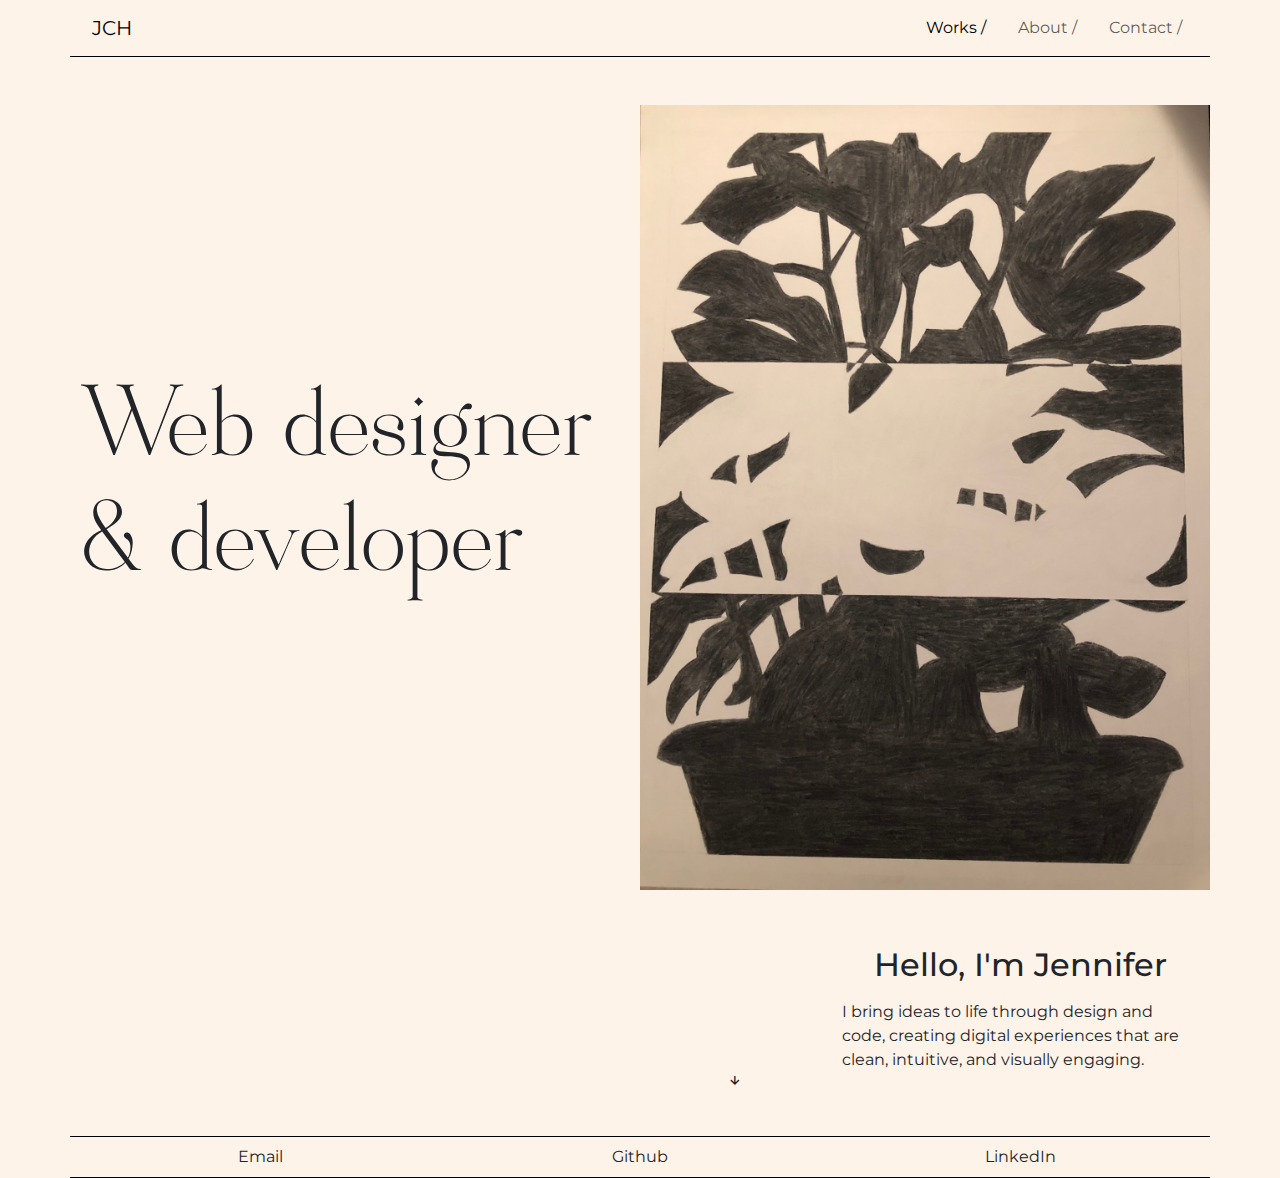
<file: index.html>
<!DOCTYPE html>
<html lang="en">
<head>
    <meta charset="UTF-8">
    <meta name="viewport" content="width=device-width, initial-scale=1.0">
    <title>Portfolio - Jennifer</title>
    <link rel="stylesheet" href="dist/css/style.css">
    <link rel="stylesheet" href="https://unpkg.com/boxicons@latest/css/boxicons.min.css">
</head>
<body>
    <header>
        <nav class="navbar navbar-expand-lg">
            <div class="container">
                <a class="navbar-brand" href="index.html">JCH</a>
                <button class="navbar-toggler" type="button">
                    <i class='bx bx-menu-alt-right menu__icon'></i>
                </button>

                <div class="collapse navbar-collapse navbar__menu justify-content-end">
                    <ul class="navbar-nav">
                        <li class="nav-item"><a class="nav-link active" href="#">Works /</a></li>
                        <li class="nav-item"><a class="nav-link" href="#">About /</a></li>
                        <li class="nav-item"><a class="nav-link" href="#">Contact /</a></li>
                    </ul>
                </div>
            </div>
        </nav>
    </header>

    <section class="hero d-flex">
        <div class="container hero__container border-top border-black">
            <div class="hero__content d-flex flex-column gap-5">
                <div class="row mt-5">
                    <div class="col-lg-6 d-flex align-items-center">
                        <h1>Web designer & developer</h1>
                    </div>
                    <div class="col-lg-6 p-0">
                        <div class="img__container"><img src="assets/img/hero_img.jpg" alt="" class="img-fluid"></div>
                    </div>
                </div>
        
                <div class="row flex-grow-1 align-items-end">
                    <div class="col-lg-6"></div>
                    <div class="col-lg-2 col-md-4">
                        <div class="arrow__btn d-flex justify-content-center align-items-center">
                            <i class='bx bx-down-arrow-alt'></i>
                        </div>
                    </div>
                    <div class="col-lg-4 col-md-8">
                        <h3 class="py-2 mb-2 text-center">Hello, I'm Jennifer</h3>
                        <p>I bring ideas to life through design and code, creating digital experiences that are clean, intuitive, and visually engaging.
                        </p>
                    </div>
                </div>
        
                <div class="row contact__info border-top border-bottom border-black py-2">
                    <div class="col text-center">
                        <a href="#" class="text-decoration-none">Email</a>
                    </div>
                    <div class="col text-center">
                        <a href="https://github.com/hcortez-jennifer" class="text-decoration-none">Github</a>
                    </div>
                    <div class="col text-center">
                        <a href="#" class="text-decoration-none">LinkedIn</a>
                    </div>
                </div>
            </div>
        </div>
    </section>
   




    <script src="node_modules/bootstrap/dist/js/bootstrap.bundle.min.js"></script>
    <script src="src/js/index.js"></script>
</body>
</html>
</file>
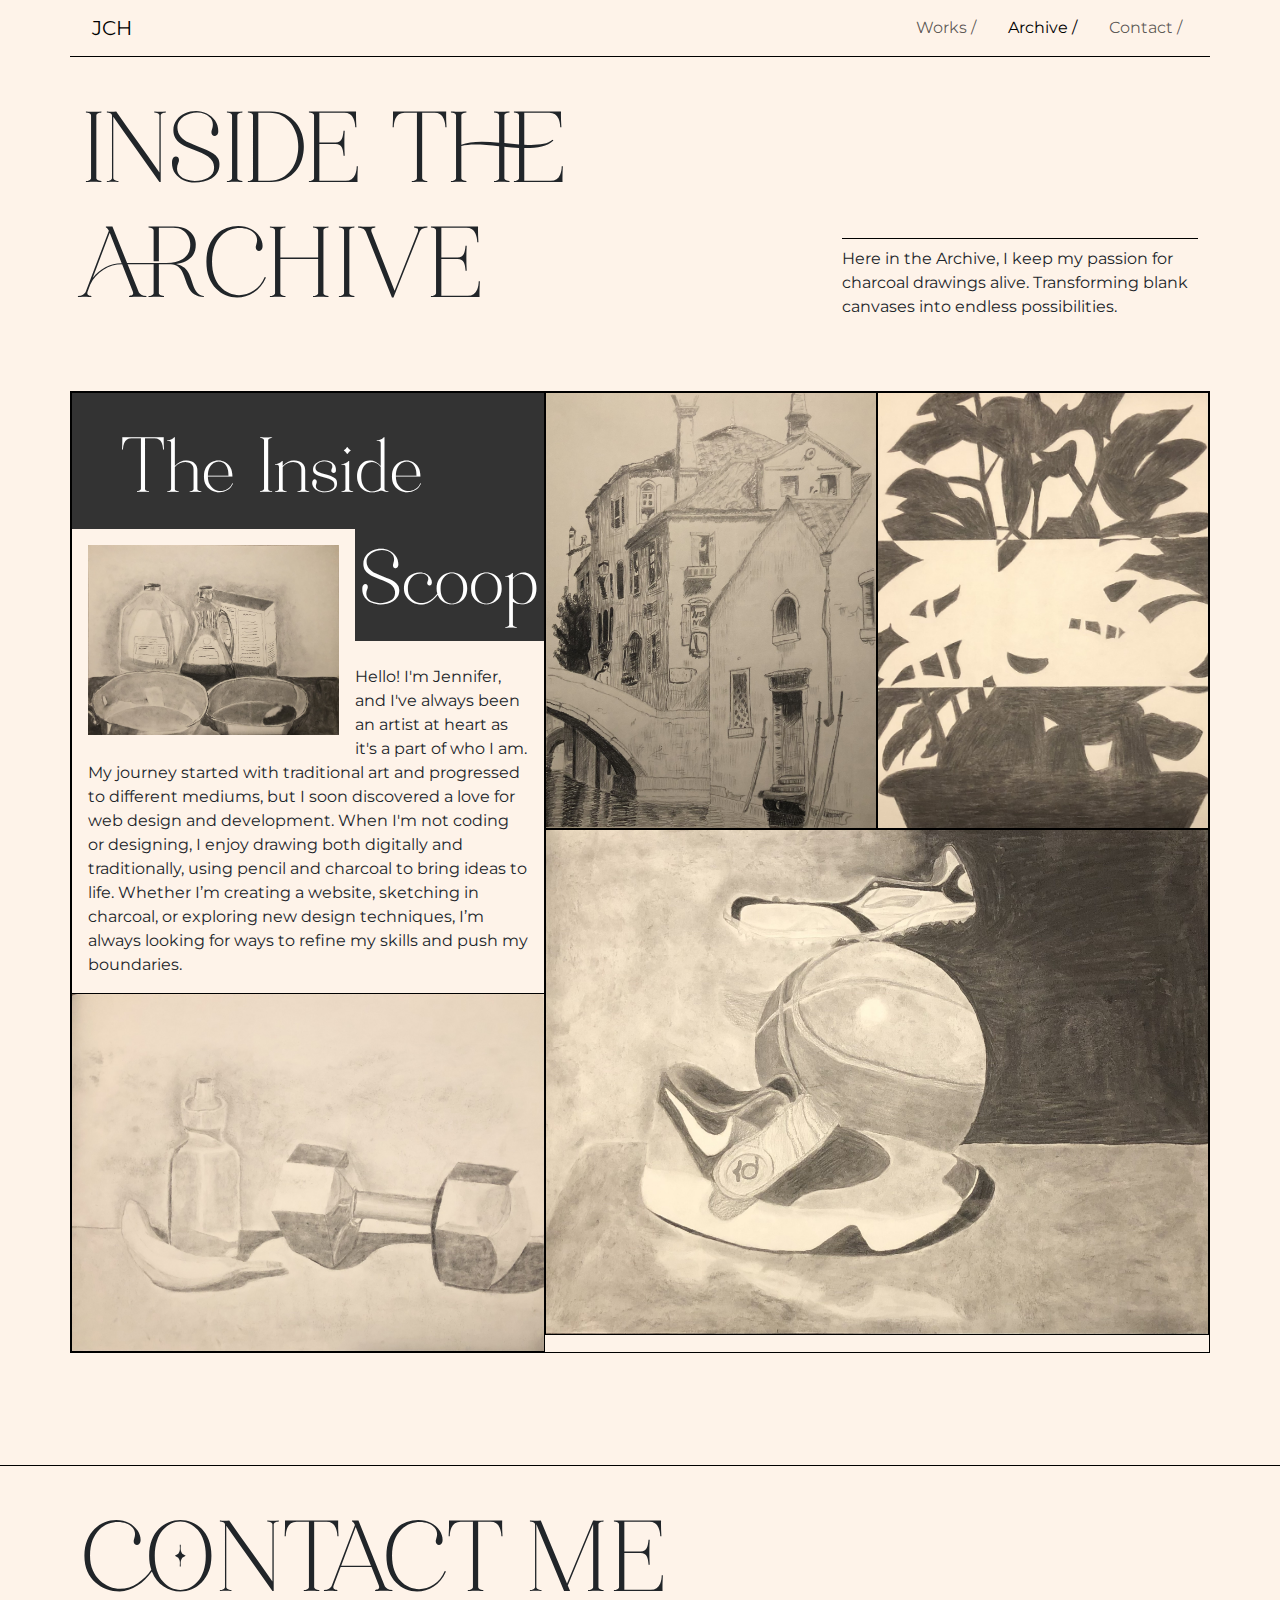
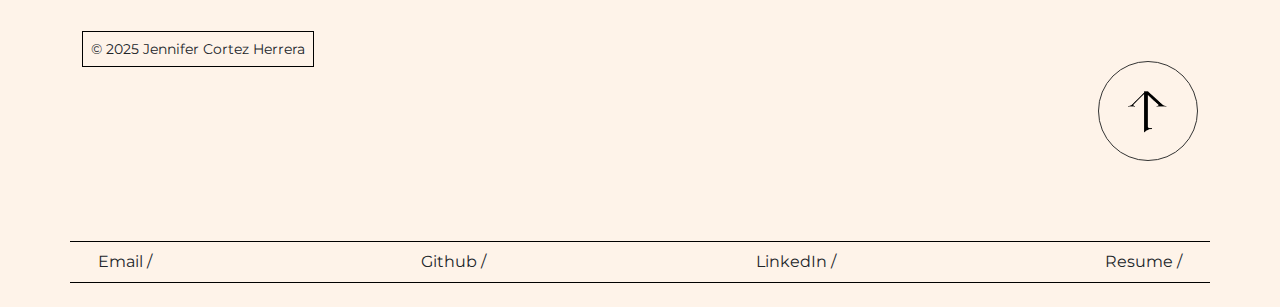
<file: html/archive.html>
<!DOCTYPE html><html lang=en><script type=module src=https://hcortez-jennifer.github.io/Portfolio/Portfolio.c1ae4a34.js></script><meta charset=UTF-8><meta name=viewport content="width=device-width, initial-scale=1.0"><title>Jennifer Cortez Herrera - Archive</title><link rel=stylesheet href=https://hcortez-jennifer.github.io/Portfolio/Portfolio.39a7e14d.css><body>
    <header>
        <nav class="navbar navbar-expand-lg">
            <div class=container>
                <a class=navbar-brand href=https://hcortez-jennifer.github.io/Portfolio/index.html>JCH</a>
                <button class=navbar-toggler type=button>
                    <i class="bx bx-menu-alt-right menu__icon"></i>
                </button>
                <div class="collapse justify-content-end navbar-collapse navbar__menu">
                    <ul class=navbar-nav>
                        <li class=nav-item><a class=nav-link href=https://hcortez-jennifer.github.io/Portfolio/index.html#works>Works /</a></li>
                        <li class=nav-item><a class="active nav-link" href=https://hcortez-jennifer.github.io/Portfolio/html/archive.html>Archive /</a></li>
                        <li class=nav-item><a class=nav-link href=#contact>Contact /</a></li>
                    </ul>
                </div>
            </div>
        </nav>
    </header>

    <section class=archive id=archive>
        <div class="archive__container border-black border-top container">
            <div class=archive__content>
                <div class="align-items-end archive__header my-5 row">
                    <div class="col-lg-6 hero__h1">
                        <h1 class=text-uppercase>Inside the archive</h1>
                    </div>
                    <div class=col-lg-2></div>
                    <div class="col-lg-4 hero__info">
                        <p class="border-black border-top py-2">
                            Here in the Archive, I keep my passion for charcoal drawings alive. Transforming blank canvases into endless possibilities.  
                        </p>
                    </div>
                </div>
                <div class="archive__content__grid border border-black mt-3 row">
                    <div class="border border-black col-lg-5 d-flex flex-column justify-content-between">
                        <div class=row>
                            <div class="archive__section p-0">
                                <h2 class="m-0 pb-3 ps-5 pt-5">The Inside</h2>
                                <div class=float><img src=https://hcortez-jennifer.github.io/Portfolio/about__img4.bc1c069f.jpg alt class=img-fluid></div>
                                <h2 class="d-flex justify-content-center pb-3 pt-4">Scoop</h2>
                                <p class="pt-3 px-3">Hello! I'm Jennifer, and I've always been an artist at heart as it's a part of who I am. My journey started with traditional art and progressed to different mediums, but I soon discovered a love for web design and development. When I'm not coding or designing, I enjoy drawing both digitally and traditionally, using pencil and charcoal to bring ideas to life. Whether I’m creating a website, sketching in charcoal, or exploring new design techniques, I’m always looking for ways to refine my skills and push my boundaries.</p>
                            </div>
                        </div>
                        <div class="border-black border-top row">
                            <div class="archive__img__container p-0">
                                <img src=https://hcortez-jennifer.github.io/Portfolio/about__img3.af03bd5a.jpg alt class=img-fluid>
                            </div>
                        </div>
                    </div>
                    <div class=col-lg-7>
                        <div class=row>
                            <div class="border border-black col-lg-6 p-0">
                                <div class=archive__img__container>
                                    <img src=https://hcortez-jennifer.github.io/Portfolio/about__img1.cabad28a.jpg alt class=img-fluid>
                                </div>
                            </div>
                            <div class="border border-black col-lg-6 p-0">
                                <div class=archive__img__container>
                                    <img src=https://hcortez-jennifer.github.io/Portfolio/about__img5.58d46420.jpg alt class=img-fluid>
                                </div>
                            </div>
                        </div>
                        <div class="border border-black row">
                            <div class="archive__img__container p-0">
                                <img src=https://hcortez-jennifer.github.io/Portfolio/about__img2.8116a319.jpg alt class=img-fluid>
                            </div>
                        </div>
                    </div>
                </div>
            </div>
        </div>
    </section>

     <footer class="border-black border-top footer" id=contact>
        <div class="container footer__container">
            <div class=footer__content>
                <div class=row>
                    <div class="col-lg-8 mt-5">
                        <h1 class=text-uppercase>Contact me</h1>
                        <small class="border border-black p-2">© 2025 Jennifer Cortez Herrera</small>
                    </div>
                </div>
                <div class="align-items-end flex-grow-1 row">
                    <div class="col-12 d-flex justify-content-end">
                        <div class="align-items-center arrow__btn__container d-flex justify-content-center">
                            <a href=#archive class=arrow__btn>
                                <div><img src=https://hcortez-jennifer.github.io/Portfolio/up__arrow.2744d7d6.png alt class="arrow__img img-fluid"></div>
                                <div class=circular__text>
                                    <p>Scroll up scroll up</p>
                                </div>
                            </a>
                        </div>
                    </div>
                </div>
                <div class="border-black border-bottom border-top contact__info justify-content-between mb-4 mt-3 py-2 row">
                    <div class=col-auto>
                        <a href=mailto:hcortez.jennifer@gmail.com class="footer__nav__item text-decoration-none">Email /</a>
                    </div>
                    <div class=col-auto>
                        <a href=https://github.com/hcortez-jennifer class="footer__nav__item text-decoration-none">Github /</a>
                    </div>
                    <div class=col-auto>
                        <a href=https://www.linkedin.com/in/hcortez-jennifer/ class="footer__nav__item text-decoration-none">LinkedIn /</a>
                    </div>
                    <div class=col-auto>
                        <a href=https://hcortez-jennifer.github.io/Portfolio/up_/assets/pdf/Resume%20-%20Jennifer%20Cortez%20Herrera.pdf class="footer__nav__item text-decoration-none">Resume /</a>
                    </div>
                </div>
            </div>
        </div>
    </footer>

    <script type=module src=https://hcortez-jennifer.github.io/Portfolio/Portfolio.446d9d5b.js></script>
</file>
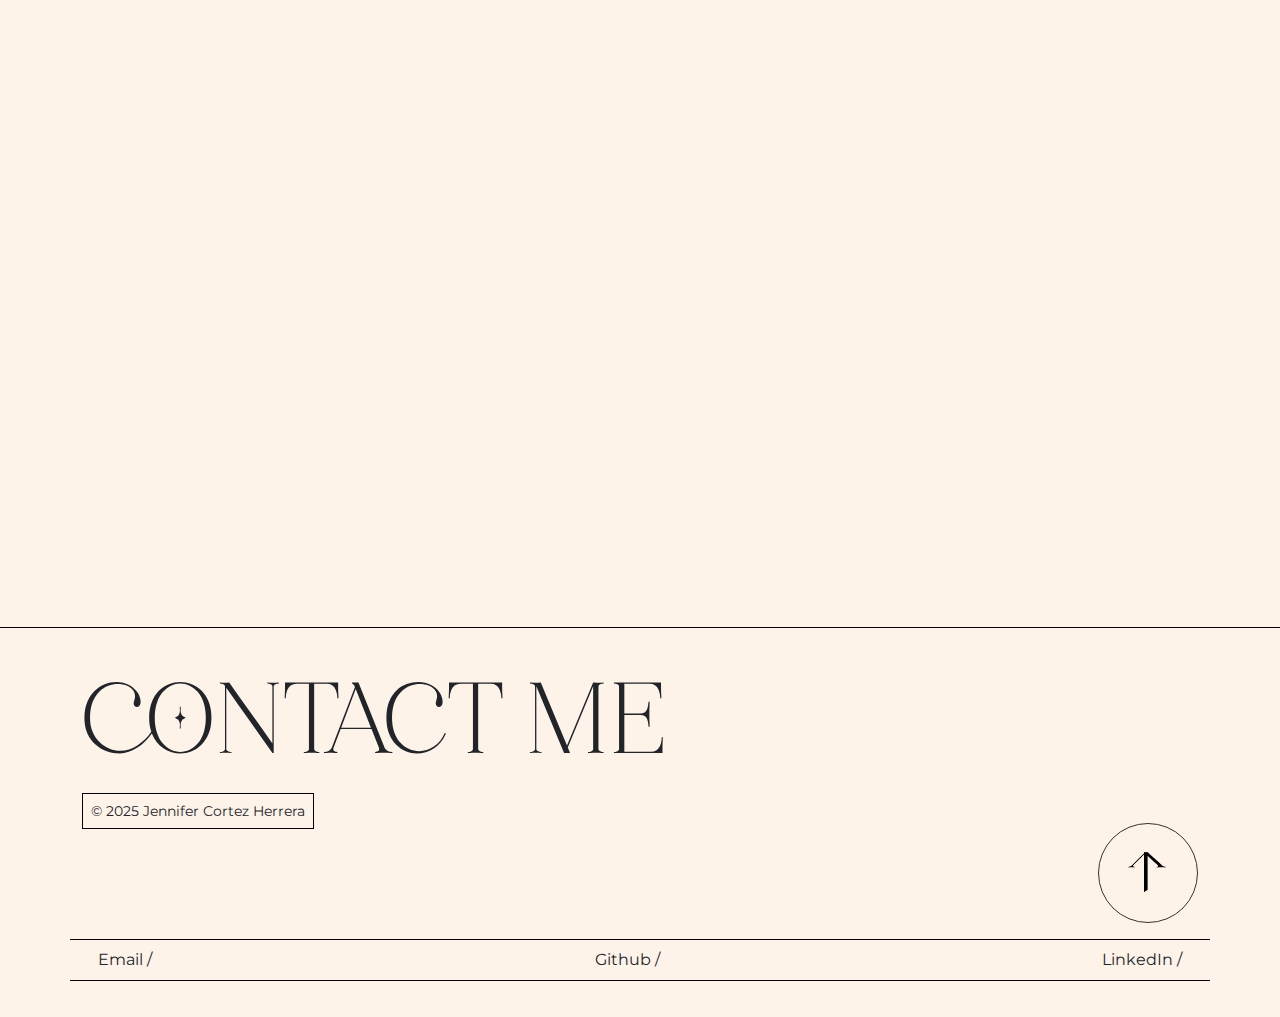
<file: src/html/archive.html>
<!DOCTYPE html>
<html lang="en">
<head>
    <meta charset="UTF-8">
    <meta name="viewport" content="width=device-width, initial-scale=1.0">
    <title>Jennifer Cortez Herrera - Archive</title>
    <link rel="stylesheet" href="../../dist/css/style.css">
    <link rel="stylesheet"
    href="https://unpkg.com/boxicons@latest/css/boxicons.min.css">
</head>
<body>
    <header>
        <nav class="navbar navbar-expand-lg">
            <div class="container">
                <a class="navbar-brand" href="../../index.html">JCH</a>
                <button class="navbar-toggler" type="button">
                    <i class='bx bx-menu-alt-right menu__icon'></i>
                </button>

                <div class="collapse navbar-collapse navbar__menu justify-content-end">
                    <ul class="navbar-nav">
                        <li class="nav-item"><a class="nav-link" href="../../index.html#works">Works /</a></li>
                        <li class="nav-item"><a class="nav-link active" href="archive.html">Archive /</a></li>
                        <li class="nav-item"><a class="nav-link" href="#contact">Contact /</a></li>
                    </ul>
                </div>
            </div>
        </nav>
    </header>

    <section class="archive" id="archive">
        <div class="container archive__container border-top border-black">
            <div class="archive__content">
                <div class="row my-5 align-items-end archive__header">
                    <div class="col-lg-6 hero__h1">
                        <h1 class="text-uppercase">Inside the archive</h1>
                    </div>
                    <div class="col-lg-2"></div>
                    <div class="col-lg-4 hero__info">
                        <p class="py-2 border-top border-black">
                            Here in the Archives, I keep my passion for charcoal drawings alive. Dive into my journey and discover my skills.
                        </p>
                    </div>
                </div>
                
                <div class="row archive__content__grid border border-black mt-3">
                    <div class="col-lg-5 d-flex flex-column gap-2 border border-black">
                        <div class="row">
                            <div class="archive__section p-0">
                                <h2 class="m-0 px-5 pt-5">The Inside</h2>
                                <div class="float"><img src="../../assets/img/about__img1.jpg" alt="" class="img-fluid"></div>
                                <h2 class="pt-4 d-flex justify-content-center">Scoop</h2>
                                <p class="px-3 pt-3 ">Hello! I'm Jennifer, and I've always been an artist at heart as it's a part of who I am. My journey started with traditional art and progressed to different mediums, but I soon discovered a love for web design and development. When I'm not coding or designing, I enjoy drawing both digitally and traditionally, using pencil and charcoal to bring ideas to life. Whether I’m creating a website, sketching in charcoal, or exploring new design techniques, I’m always looking for ways to refine my skills and push my boundaries.</p>
                            </div>
                        </div>
                        <div class="row">
                            <div class="archive__img__container p-0 ">
                                <img src="../../assets/img/about__img4.jpg" alt="" class="img-fluid">
                            </div>
                            <p class="quote text-center mt-3"><i class='bx bxs-quote-left'></i> Drawing for the soul</p>
                        </div>
                    </div>
                    <div class="col-lg-7">
                        <div class="row">
                            <div class="col-lg-8 p-0 d-flex flex-column gap-5 border border-black">
                                <div class="archive__img__container">
                                    <img src="../../assets/img/about__img3.jpg" alt="" class="img-fluid">
                                </div>
                                <p class="quote text-center"><i class='bx bxs-quote-left'></i> A blank canvas has unlimited possibilities</p>
                            </div>
                            <div class="col-lg-4 skills__section border border-black pt-5 pb-3">
                                <div class="skills__header">
                                    <h2>Skills</h2>
                                    <h2>Skills</h2>
                                    <h2>Skills</h2>
                                </div>
                                <div class="skills__info">
                                    <p><b>Design & branding:</b> Brand identity, Visual identity, UX/UI, Figma</p>
                                    <p><b>Web development:</b> HTML, CSS, JavaScript, Bootstrap, Sass</p>
                                    <p><b>Version control:</b> Git, Github</p>
                                </div>
                            </div>
                        </div>
                        <div class="row border border-black">
                            <div class="archive__img__container p-0">
                                <img src="../../assets/img/about__img2.jpg" alt="" class="img-fluid">
                            </div>
                        </div>
                    </div>
                </div>
            </div>
        </div>
    </section>

    <footer class="footer border-top border-black" id="contact">
        <div class="container footer__container">
            <div class="footer__content">
                <div class="row">
                    <div class="col-lg-8 mt-5">
                        <h1 class="text-uppercase">Contact me</h1>
                        <small class="p-2 border border-black">&copy; 2025 Jennifer Cortez Herrera</small>
                    </div>
                </div>
                <div class="row flex-grow-1 align-items-end">
                    <div class="col-12 d-flex justify-content-end">
                        <div class="arrow__btn__container d-flex justify-content-center align-items-center">
                            <a href="#archive" class="arrow__btn">
                                <div><img src="../../assets/icon/up__arrow.png" alt="" class="img-fluid arrow__img"></div>
                                <div class="circular__text">
                                    <p>Scroll up scroll up scroll up</p>
                                </div>
                            </a>
                        </div>
                    </div>
                </div>
                <div class="row contact__info justify-content-between border-top border-bottom border-black py-2 mb-4 mt-3">
                    <div class="col-auto">
                        <a href="mailto:hcortez.jennifer@gmail.com" class="text-decoration-none footer__nav__item">Email /</a>
                    </div>
                    <div class="col-auto">
                        <a href="https://github.com/hcortez-jennifer" class="text-decoration-none footer__nav__item">Github /</a>
                    </div>
                    <div class="col-auto">
                        <a href="https://www.linkedin.com/in/hcortez-jennifer/" class="text-decoration-none footer__nav__item">LinkedIn /</a>
                    </div>
                </div>
            </div>
        </div>
    </footer>

    <script src="../../node_modules/bootstrap/dist/js/bootstrap.bundle.min.js"></script>
    <script src="https://cdn.jsdelivr.net/npm/gsap@3.12.7/dist/gsap.min.js"></script>
    <script src="../js/index.js"></script>
    <script src="../js/animation.js"></script>
</body>
</html>
</file>
<file: dist/css/style.css>
@charset "UTF-8";
@import url("https://fonts.googleapis.com/css2?family=Montserrat:ital,wght@0,100..900;1,100..900&display=swap");
/*!
 * Bootstrap  v5.3.3 (https://getbootstrap.com/)
 * Copyright 2011-2024 The Bootstrap Authors
 * Licensed under MIT (https://github.com/twbs/bootstrap/blob/main/LICENSE)
 */
:root,
[data-bs-theme=light] {
  --bs-blue: #0d6efd;
  --bs-indigo: #6610f2;
  --bs-purple: #6f42c1;
  --bs-pink: #d63384;
  --bs-red: #dc3545;
  --bs-orange: #fd7e14;
  --bs-yellow: #ffc107;
  --bs-green: #198754;
  --bs-teal: #20c997;
  --bs-cyan: #0dcaf0;
  --bs-black: #000;
  --bs-white: #fff;
  --bs-gray: #6c757d;
  --bs-gray-dark: #343a40;
  --bs-gray-100: #f8f9fa;
  --bs-gray-200: #e9ecef;
  --bs-gray-300: #dee2e6;
  --bs-gray-400: #ced4da;
  --bs-gray-500: #adb5bd;
  --bs-gray-600: #6c757d;
  --bs-gray-700: #495057;
  --bs-gray-800: #343a40;
  --bs-gray-900: #212529;
  --bs-primary: #0d6efd;
  --bs-secondary: #6c757d;
  --bs-success: #198754;
  --bs-info: #0dcaf0;
  --bs-warning: #ffc107;
  --bs-danger: #dc3545;
  --bs-light: #f8f9fa;
  --bs-dark: #212529;
  --bs-primary-rgb: 13, 110, 253;
  --bs-secondary-rgb: 108, 117, 125;
  --bs-success-rgb: 25, 135, 84;
  --bs-info-rgb: 13, 202, 240;
  --bs-warning-rgb: 255, 193, 7;
  --bs-danger-rgb: 220, 53, 69;
  --bs-light-rgb: 248, 249, 250;
  --bs-dark-rgb: 33, 37, 41;
  --bs-primary-text-emphasis: rgb(5.2, 44, 101.2);
  --bs-secondary-text-emphasis: rgb(43.2, 46.8, 50);
  --bs-success-text-emphasis: rgb(10, 54, 33.6);
  --bs-info-text-emphasis: rgb(5.2, 80.8, 96);
  --bs-warning-text-emphasis: rgb(102, 77.2, 2.8);
  --bs-danger-text-emphasis: rgb(88, 21.2, 27.6);
  --bs-light-text-emphasis: #495057;
  --bs-dark-text-emphasis: #495057;
  --bs-primary-bg-subtle: rgb(206.6, 226, 254.6);
  --bs-secondary-bg-subtle: rgb(225.6, 227.4, 229);
  --bs-success-bg-subtle: rgb(209, 231, 220.8);
  --bs-info-bg-subtle: rgb(206.6, 244.4, 252);
  --bs-warning-bg-subtle: rgb(255, 242.6, 205.4);
  --bs-danger-bg-subtle: rgb(248, 214.6, 217.8);
  --bs-light-bg-subtle: rgb(251.5, 252, 252.5);
  --bs-dark-bg-subtle: #ced4da;
  --bs-primary-border-subtle: rgb(158.2, 197, 254.2);
  --bs-secondary-border-subtle: rgb(196.2, 199.8, 203);
  --bs-success-border-subtle: rgb(163, 207, 186.6);
  --bs-info-border-subtle: rgb(158.2, 233.8, 249);
  --bs-warning-border-subtle: rgb(255, 230.2, 155.8);
  --bs-danger-border-subtle: rgb(241, 174.2, 180.6);
  --bs-light-border-subtle: #e9ecef;
  --bs-dark-border-subtle: #adb5bd;
  --bs-white-rgb: 255, 255, 255;
  --bs-black-rgb: 0, 0, 0;
  --bs-font-sans-serif: "Montserrat";
  --bs-font-monospace: SFMono-Regular, Menlo, Monaco, Consolas, "Liberation Mono", "Courier New", monospace;
  --bs-gradient: linear-gradient(180deg, rgba(255, 255, 255, 0.15), rgba(255, 255, 255, 0));
  --bs-body-font-family: var(--bs-font-sans-serif);
  --bs-body-font-size: 1rem;
  --bs-body-font-weight: 400;
  --bs-body-line-height: 1.5;
  --bs-body-color: #212529;
  --bs-body-color-rgb: 33, 37, 41;
  --bs-body-bg: #fff;
  --bs-body-bg-rgb: 255, 255, 255;
  --bs-emphasis-color: #000;
  --bs-emphasis-color-rgb: 0, 0, 0;
  --bs-secondary-color: rgba(33, 37, 41, 0.75);
  --bs-secondary-color-rgb: 33, 37, 41;
  --bs-secondary-bg: #e9ecef;
  --bs-secondary-bg-rgb: 233, 236, 239;
  --bs-tertiary-color: rgba(33, 37, 41, 0.5);
  --bs-tertiary-color-rgb: 33, 37, 41;
  --bs-tertiary-bg: #f8f9fa;
  --bs-tertiary-bg-rgb: 248, 249, 250;
  --bs-heading-color: inherit;
  --bs-link-color: #212529;
  --bs-link-color-rgb: 33, 37, 41;
  --bs-link-decoration: underline;
  --bs-link-hover-color: rgb(26.4, 29.6, 32.8);
  --bs-link-hover-color-rgb: 26, 30, 33;
  --bs-code-color: #d63384;
  --bs-highlight-color: #212529;
  --bs-highlight-bg: rgb(255, 242.6, 205.4);
  --bs-border-width: 1px;
  --bs-border-style: solid;
  --bs-border-color: #dee2e6;
  --bs-border-color-translucent: rgba(0, 0, 0, 0.175);
  --bs-border-radius: 0.375rem;
  --bs-border-radius-sm: 0.25rem;
  --bs-border-radius-lg: 0.5rem;
  --bs-border-radius-xl: 1rem;
  --bs-border-radius-xxl: 2rem;
  --bs-border-radius-2xl: var(--bs-border-radius-xxl);
  --bs-border-radius-pill: 50rem;
  --bs-box-shadow: 0 0.5rem 1rem rgba(0, 0, 0, 0.15);
  --bs-box-shadow-sm: 0 0.125rem 0.25rem rgba(0, 0, 0, 0.075);
  --bs-box-shadow-lg: 0 1rem 3rem rgba(0, 0, 0, 0.175);
  --bs-box-shadow-inset: inset 0 1px 2px rgba(0, 0, 0, 0.075);
  --bs-focus-ring-width: 0.25rem;
  --bs-focus-ring-opacity: 0.25;
  --bs-focus-ring-color: rgba(13, 110, 253, 0.25);
  --bs-form-valid-color: #198754;
  --bs-form-valid-border-color: #198754;
  --bs-form-invalid-color: #dc3545;
  --bs-form-invalid-border-color: #dc3545;
}

[data-bs-theme=dark] {
  color-scheme: dark;
  --bs-body-color: #dee2e6;
  --bs-body-color-rgb: 222, 226, 230;
  --bs-body-bg: #212529;
  --bs-body-bg-rgb: 33, 37, 41;
  --bs-emphasis-color: #fff;
  --bs-emphasis-color-rgb: 255, 255, 255;
  --bs-secondary-color: rgba(222, 226, 230, 0.75);
  --bs-secondary-color-rgb: 222, 226, 230;
  --bs-secondary-bg: #343a40;
  --bs-secondary-bg-rgb: 52, 58, 64;
  --bs-tertiary-color: rgba(222, 226, 230, 0.5);
  --bs-tertiary-color-rgb: 222, 226, 230;
  --bs-tertiary-bg: rgb(42.5, 47.5, 52.5);
  --bs-tertiary-bg-rgb: 43, 48, 53;
  --bs-primary-text-emphasis: rgb(109.8, 168, 253.8);
  --bs-secondary-text-emphasis: rgb(166.8, 172.2, 177);
  --bs-success-text-emphasis: rgb(117, 183, 152.4);
  --bs-info-text-emphasis: rgb(109.8, 223.2, 246);
  --bs-warning-text-emphasis: rgb(255, 217.8, 106.2);
  --bs-danger-text-emphasis: rgb(234, 133.8, 143.4);
  --bs-light-text-emphasis: #f8f9fa;
  --bs-dark-text-emphasis: #dee2e6;
  --bs-primary-bg-subtle: rgb(2.6, 22, 50.6);
  --bs-secondary-bg-subtle: rgb(21.6, 23.4, 25);
  --bs-success-bg-subtle: rgb(5, 27, 16.8);
  --bs-info-bg-subtle: rgb(2.6, 40.4, 48);
  --bs-warning-bg-subtle: rgb(51, 38.6, 1.4);
  --bs-danger-bg-subtle: rgb(44, 10.6, 13.8);
  --bs-light-bg-subtle: #343a40;
  --bs-dark-bg-subtle: #1a1d20;
  --bs-primary-border-subtle: rgb(7.8, 66, 151.8);
  --bs-secondary-border-subtle: rgb(64.8, 70.2, 75);
  --bs-success-border-subtle: rgb(15, 81, 50.4);
  --bs-info-border-subtle: rgb(7.8, 121.2, 144);
  --bs-warning-border-subtle: rgb(153, 115.8, 4.2);
  --bs-danger-border-subtle: rgb(132, 31.8, 41.4);
  --bs-light-border-subtle: #495057;
  --bs-dark-border-subtle: #343a40;
  --bs-heading-color: inherit;
  --bs-link-color: rgb(109.8, 168, 253.8);
  --bs-link-hover-color: rgb(138.84, 185.4, 254.04);
  --bs-link-color-rgb: 110, 168, 254;
  --bs-link-hover-color-rgb: 139, 185, 254;
  --bs-code-color: rgb(230.4, 132.6, 181.2);
  --bs-highlight-color: #dee2e6;
  --bs-highlight-bg: rgb(102, 77.2, 2.8);
  --bs-border-color: #495057;
  --bs-border-color-translucent: rgba(255, 255, 255, 0.15);
  --bs-form-valid-color: rgb(117, 183, 152.4);
  --bs-form-valid-border-color: rgb(117, 183, 152.4);
  --bs-form-invalid-color: rgb(234, 133.8, 143.4);
  --bs-form-invalid-border-color: rgb(234, 133.8, 143.4);
}

*,
*::before,
*::after {
  box-sizing: border-box;
}

@media (prefers-reduced-motion: no-preference) {
  :root {
    scroll-behavior: smooth;
  }
}

body {
  margin: 0;
  font-family: var(--bs-body-font-family);
  font-size: var(--bs-body-font-size);
  font-weight: var(--bs-body-font-weight);
  line-height: var(--bs-body-line-height);
  color: var(--bs-body-color);
  text-align: var(--bs-body-text-align);
  background-color: var(--bs-body-bg);
  -webkit-text-size-adjust: 100%;
  -webkit-tap-highlight-color: rgba(0, 0, 0, 0);
}

hr {
  margin: 1rem 0;
  color: inherit;
  border: 0;
  border-top: var(--bs-border-width) solid;
  opacity: 0.25;
}

h6, .h6, h5, .h5, h4, .h4, h3, .h3, h2, .h2, h1, .h1 {
  margin-top: 0;
  margin-bottom: 0.5rem;
  font-weight: 500;
  line-height: 1.2;
  color: var(--bs-heading-color);
}

h1, .h1 {
  font-size: calc(1.375rem + 1.5vw);
}
@media (min-width: 1200px) {
  h1, .h1 {
    font-size: 2.5rem;
  }
}

h2, .h2 {
  font-size: calc(1.325rem + 0.9vw);
}
@media (min-width: 1200px) {
  h2, .h2 {
    font-size: 2rem;
  }
}

h3, .h3 {
  font-size: calc(1.3rem + 0.6vw);
}
@media (min-width: 1200px) {
  h3, .h3 {
    font-size: 1.75rem;
  }
}

h4, .h4 {
  font-size: calc(1.275rem + 0.3vw);
}
@media (min-width: 1200px) {
  h4, .h4 {
    font-size: 1.5rem;
  }
}

h5, .h5 {
  font-size: 1.25rem;
}

h6, .h6 {
  font-size: 1rem;
}

p {
  margin-top: 0;
  margin-bottom: 1rem;
}

abbr[title] {
  text-decoration: underline dotted;
  cursor: help;
  text-decoration-skip-ink: none;
}

address {
  margin-bottom: 1rem;
  font-style: normal;
  line-height: inherit;
}

ol,
ul {
  padding-left: 2rem;
}

ol,
ul,
dl {
  margin-top: 0;
  margin-bottom: 1rem;
}

ol ol,
ul ul,
ol ul,
ul ol {
  margin-bottom: 0;
}

dt {
  font-weight: 700;
}

dd {
  margin-bottom: 0.5rem;
  margin-left: 0;
}

blockquote {
  margin: 0 0 1rem;
}

b,
strong {
  font-weight: bolder;
}

small, .small {
  font-size: 0.875em;
}

mark, .mark {
  padding: 0.1875em;
  color: var(--bs-highlight-color);
  background-color: var(--bs-highlight-bg);
}

sub,
sup {
  position: relative;
  font-size: 0.75em;
  line-height: 0;
  vertical-align: baseline;
}

sub {
  bottom: -0.25em;
}

sup {
  top: -0.5em;
}

a {
  color: rgba(var(--bs-link-color-rgb), var(--bs-link-opacity, 1));
  text-decoration: underline;
}
a:hover {
  --bs-link-color-rgb: var(--bs-link-hover-color-rgb);
}

a:not([href]):not([class]), a:not([href]):not([class]):hover {
  color: inherit;
  text-decoration: none;
}

pre,
code,
kbd,
samp {
  font-family: var(--bs-font-monospace);
  font-size: 1em;
}

pre {
  display: block;
  margin-top: 0;
  margin-bottom: 1rem;
  overflow: auto;
  font-size: 0.875em;
}
pre code {
  font-size: inherit;
  color: inherit;
  word-break: normal;
}

code {
  font-size: 0.875em;
  color: var(--bs-code-color);
  word-wrap: break-word;
}
a > code {
  color: inherit;
}

kbd {
  padding: 0.1875rem 0.375rem;
  font-size: 0.875em;
  color: var(--bs-body-bg);
  background-color: var(--bs-body-color);
  border-radius: 0.25rem;
}
kbd kbd {
  padding: 0;
  font-size: 1em;
}

figure {
  margin: 0 0 1rem;
}

img,
svg {
  vertical-align: middle;
}

table {
  caption-side: bottom;
  border-collapse: collapse;
}

caption {
  padding-top: 0.5rem;
  padding-bottom: 0.5rem;
  color: var(--bs-secondary-color);
  text-align: left;
}

th {
  text-align: inherit;
  text-align: -webkit-match-parent;
}

thead,
tbody,
tfoot,
tr,
td,
th {
  border-color: inherit;
  border-style: solid;
  border-width: 0;
}

label {
  display: inline-block;
}

button {
  border-radius: 0;
}

button:focus:not(:focus-visible) {
  outline: 0;
}

input,
button,
select,
optgroup,
textarea {
  margin: 0;
  font-family: inherit;
  font-size: inherit;
  line-height: inherit;
}

button,
select {
  text-transform: none;
}

[role=button] {
  cursor: pointer;
}

select {
  word-wrap: normal;
}
select:disabled {
  opacity: 1;
}

[list]:not([type=date]):not([type=datetime-local]):not([type=month]):not([type=week]):not([type=time])::-webkit-calendar-picker-indicator {
  display: none !important;
}

button,
[type=button],
[type=reset],
[type=submit] {
  -webkit-appearance: button;
}
button:not(:disabled),
[type=button]:not(:disabled),
[type=reset]:not(:disabled),
[type=submit]:not(:disabled) {
  cursor: pointer;
}

::-moz-focus-inner {
  padding: 0;
  border-style: none;
}

textarea {
  resize: vertical;
}

fieldset {
  min-width: 0;
  padding: 0;
  margin: 0;
  border: 0;
}

legend {
  float: left;
  width: 100%;
  padding: 0;
  margin-bottom: 0.5rem;
  font-size: calc(1.275rem + 0.3vw);
  line-height: inherit;
}
@media (min-width: 1200px) {
  legend {
    font-size: 1.5rem;
  }
}
legend + * {
  clear: left;
}

::-webkit-datetime-edit-fields-wrapper,
::-webkit-datetime-edit-text,
::-webkit-datetime-edit-minute,
::-webkit-datetime-edit-hour-field,
::-webkit-datetime-edit-day-field,
::-webkit-datetime-edit-month-field,
::-webkit-datetime-edit-year-field {
  padding: 0;
}

::-webkit-inner-spin-button {
  height: auto;
}

[type=search] {
  -webkit-appearance: textfield;
  outline-offset: -2px;
}

/* rtl:raw:
[type="tel"],
[type="url"],
[type="email"],
[type="number"] {
  direction: ltr;
}
*/
::-webkit-search-decoration {
  -webkit-appearance: none;
}

::-webkit-color-swatch-wrapper {
  padding: 0;
}

::file-selector-button {
  font: inherit;
  -webkit-appearance: button;
}

output {
  display: inline-block;
}

iframe {
  border: 0;
}

summary {
  display: list-item;
  cursor: pointer;
}

progress {
  vertical-align: baseline;
}

[hidden] {
  display: none !important;
}

.lead {
  font-size: 1.25rem;
  font-weight: 300;
}

.display-1 {
  font-size: calc(1.625rem + 4.5vw);
  font-weight: 300;
  line-height: 1.2;
}
@media (min-width: 1200px) {
  .display-1 {
    font-size: 5rem;
  }
}

.display-2 {
  font-size: calc(1.575rem + 3.9vw);
  font-weight: 300;
  line-height: 1.2;
}
@media (min-width: 1200px) {
  .display-2 {
    font-size: 4.5rem;
  }
}

.display-3 {
  font-size: calc(1.525rem + 3.3vw);
  font-weight: 300;
  line-height: 1.2;
}
@media (min-width: 1200px) {
  .display-3 {
    font-size: 4rem;
  }
}

.display-4 {
  font-size: calc(1.475rem + 2.7vw);
  font-weight: 300;
  line-height: 1.2;
}
@media (min-width: 1200px) {
  .display-4 {
    font-size: 3.5rem;
  }
}

.display-5 {
  font-size: calc(1.425rem + 2.1vw);
  font-weight: 300;
  line-height: 1.2;
}
@media (min-width: 1200px) {
  .display-5 {
    font-size: 3rem;
  }
}

.display-6 {
  font-size: calc(1.375rem + 1.5vw);
  font-weight: 300;
  line-height: 1.2;
}
@media (min-width: 1200px) {
  .display-6 {
    font-size: 2.5rem;
  }
}

.list-unstyled {
  padding-left: 0;
  list-style: none;
}

.list-inline {
  padding-left: 0;
  list-style: none;
}

.list-inline-item {
  display: inline-block;
}
.list-inline-item:not(:last-child) {
  margin-right: 0.5rem;
}

.initialism {
  font-size: 0.875em;
  text-transform: uppercase;
}

.blockquote {
  margin-bottom: 1rem;
  font-size: 1.25rem;
}
.blockquote > :last-child {
  margin-bottom: 0;
}

.blockquote-footer {
  margin-top: -1rem;
  margin-bottom: 1rem;
  font-size: 0.875em;
  color: #6c757d;
}
.blockquote-footer::before {
  content: "— ";
}

.img-fluid {
  max-width: 100%;
  height: auto;
}

.img-thumbnail {
  padding: 0.25rem;
  background-color: var(--bs-body-bg);
  border: var(--bs-border-width) solid var(--bs-border-color);
  border-radius: var(--bs-border-radius);
  max-width: 100%;
  height: auto;
}

.figure {
  display: inline-block;
}

.figure-img {
  margin-bottom: 0.5rem;
  line-height: 1;
}

.figure-caption {
  font-size: 0.875em;
  color: var(--bs-secondary-color);
}

.container,
.container-fluid,
.container-xxl,
.container-xl,
.container-lg,
.container-md,
.container-sm {
  --bs-gutter-x: 1.5rem;
  --bs-gutter-y: 0;
  width: 100%;
  padding-right: calc(var(--bs-gutter-x) * 0.5);
  padding-left: calc(var(--bs-gutter-x) * 0.5);
  margin-right: auto;
  margin-left: auto;
}

@media (min-width: 576px) {
  .container-sm, .container {
    max-width: 540px;
  }
}
@media (min-width: 768px) {
  .container-md, .container-sm, .container {
    max-width: 720px;
  }
}
@media (min-width: 992px) {
  .container-lg, .container-md, .container-sm, .container {
    max-width: 960px;
  }
}
@media (min-width: 1200px) {
  .container-xl, .container-lg, .container-md, .container-sm, .container {
    max-width: 1140px;
  }
}
@media (min-width: 1400px) {
  .container-xxl, .container-xl, .container-lg, .container-md, .container-sm, .container {
    max-width: 1320px;
  }
}
:root {
  --bs-breakpoint-xs: 0;
  --bs-breakpoint-sm: 576px;
  --bs-breakpoint-md: 768px;
  --bs-breakpoint-lg: 992px;
  --bs-breakpoint-xl: 1200px;
  --bs-breakpoint-xxl: 1400px;
}

.row {
  --bs-gutter-x: 1.5rem;
  --bs-gutter-y: 0;
  display: flex;
  flex-wrap: wrap;
  margin-top: calc(-1 * var(--bs-gutter-y));
  margin-right: calc(-0.5 * var(--bs-gutter-x));
  margin-left: calc(-0.5 * var(--bs-gutter-x));
}
.row > * {
  flex-shrink: 0;
  width: 100%;
  max-width: 100%;
  padding-right: calc(var(--bs-gutter-x) * 0.5);
  padding-left: calc(var(--bs-gutter-x) * 0.5);
  margin-top: var(--bs-gutter-y);
}

.col {
  flex: 1 0 0%;
}

.row-cols-auto > * {
  flex: 0 0 auto;
  width: auto;
}

.row-cols-1 > * {
  flex: 0 0 auto;
  width: 100%;
}

.row-cols-2 > * {
  flex: 0 0 auto;
  width: 50%;
}

.row-cols-3 > * {
  flex: 0 0 auto;
  width: 33.33333333%;
}

.row-cols-4 > * {
  flex: 0 0 auto;
  width: 25%;
}

.row-cols-5 > * {
  flex: 0 0 auto;
  width: 20%;
}

.row-cols-6 > * {
  flex: 0 0 auto;
  width: 16.66666667%;
}

.col-auto {
  flex: 0 0 auto;
  width: auto;
}

.col-1 {
  flex: 0 0 auto;
  width: 8.33333333%;
}

.col-2 {
  flex: 0 0 auto;
  width: 16.66666667%;
}

.col-3 {
  flex: 0 0 auto;
  width: 25%;
}

.col-4 {
  flex: 0 0 auto;
  width: 33.33333333%;
}

.col-5 {
  flex: 0 0 auto;
  width: 41.66666667%;
}

.col-6 {
  flex: 0 0 auto;
  width: 50%;
}

.col-7 {
  flex: 0 0 auto;
  width: 58.33333333%;
}

.col-8 {
  flex: 0 0 auto;
  width: 66.66666667%;
}

.col-9 {
  flex: 0 0 auto;
  width: 75%;
}

.col-10 {
  flex: 0 0 auto;
  width: 83.33333333%;
}

.col-11 {
  flex: 0 0 auto;
  width: 91.66666667%;
}

.col-12 {
  flex: 0 0 auto;
  width: 100%;
}

.offset-1 {
  margin-left: 8.33333333%;
}

.offset-2 {
  margin-left: 16.66666667%;
}

.offset-3 {
  margin-left: 25%;
}

.offset-4 {
  margin-left: 33.33333333%;
}

.offset-5 {
  margin-left: 41.66666667%;
}

.offset-6 {
  margin-left: 50%;
}

.offset-7 {
  margin-left: 58.33333333%;
}

.offset-8 {
  margin-left: 66.66666667%;
}

.offset-9 {
  margin-left: 75%;
}

.offset-10 {
  margin-left: 83.33333333%;
}

.offset-11 {
  margin-left: 91.66666667%;
}

.g-0,
.gx-0 {
  --bs-gutter-x: 0;
}

.g-0,
.gy-0 {
  --bs-gutter-y: 0;
}

.g-1,
.gx-1 {
  --bs-gutter-x: 0.25rem;
}

.g-1,
.gy-1 {
  --bs-gutter-y: 0.25rem;
}

.g-2,
.gx-2 {
  --bs-gutter-x: 0.5rem;
}

.g-2,
.gy-2 {
  --bs-gutter-y: 0.5rem;
}

.g-3,
.gx-3 {
  --bs-gutter-x: 1rem;
}

.g-3,
.gy-3 {
  --bs-gutter-y: 1rem;
}

.g-4,
.gx-4 {
  --bs-gutter-x: 1.5rem;
}

.g-4,
.gy-4 {
  --bs-gutter-y: 1.5rem;
}

.g-5,
.gx-5 {
  --bs-gutter-x: 3rem;
}

.g-5,
.gy-5 {
  --bs-gutter-y: 3rem;
}

@media (min-width: 576px) {
  .col-sm {
    flex: 1 0 0%;
  }
  .row-cols-sm-auto > * {
    flex: 0 0 auto;
    width: auto;
  }
  .row-cols-sm-1 > * {
    flex: 0 0 auto;
    width: 100%;
  }
  .row-cols-sm-2 > * {
    flex: 0 0 auto;
    width: 50%;
  }
  .row-cols-sm-3 > * {
    flex: 0 0 auto;
    width: 33.33333333%;
  }
  .row-cols-sm-4 > * {
    flex: 0 0 auto;
    width: 25%;
  }
  .row-cols-sm-5 > * {
    flex: 0 0 auto;
    width: 20%;
  }
  .row-cols-sm-6 > * {
    flex: 0 0 auto;
    width: 16.66666667%;
  }
  .col-sm-auto {
    flex: 0 0 auto;
    width: auto;
  }
  .col-sm-1 {
    flex: 0 0 auto;
    width: 8.33333333%;
  }
  .col-sm-2 {
    flex: 0 0 auto;
    width: 16.66666667%;
  }
  .col-sm-3 {
    flex: 0 0 auto;
    width: 25%;
  }
  .col-sm-4 {
    flex: 0 0 auto;
    width: 33.33333333%;
  }
  .col-sm-5 {
    flex: 0 0 auto;
    width: 41.66666667%;
  }
  .col-sm-6 {
    flex: 0 0 auto;
    width: 50%;
  }
  .col-sm-7 {
    flex: 0 0 auto;
    width: 58.33333333%;
  }
  .col-sm-8 {
    flex: 0 0 auto;
    width: 66.66666667%;
  }
  .col-sm-9 {
    flex: 0 0 auto;
    width: 75%;
  }
  .col-sm-10 {
    flex: 0 0 auto;
    width: 83.33333333%;
  }
  .col-sm-11 {
    flex: 0 0 auto;
    width: 91.66666667%;
  }
  .col-sm-12 {
    flex: 0 0 auto;
    width: 100%;
  }
  .offset-sm-0 {
    margin-left: 0;
  }
  .offset-sm-1 {
    margin-left: 8.33333333%;
  }
  .offset-sm-2 {
    margin-left: 16.66666667%;
  }
  .offset-sm-3 {
    margin-left: 25%;
  }
  .offset-sm-4 {
    margin-left: 33.33333333%;
  }
  .offset-sm-5 {
    margin-left: 41.66666667%;
  }
  .offset-sm-6 {
    margin-left: 50%;
  }
  .offset-sm-7 {
    margin-left: 58.33333333%;
  }
  .offset-sm-8 {
    margin-left: 66.66666667%;
  }
  .offset-sm-9 {
    margin-left: 75%;
  }
  .offset-sm-10 {
    margin-left: 83.33333333%;
  }
  .offset-sm-11 {
    margin-left: 91.66666667%;
  }
  .g-sm-0,
  .gx-sm-0 {
    --bs-gutter-x: 0;
  }
  .g-sm-0,
  .gy-sm-0 {
    --bs-gutter-y: 0;
  }
  .g-sm-1,
  .gx-sm-1 {
    --bs-gutter-x: 0.25rem;
  }
  .g-sm-1,
  .gy-sm-1 {
    --bs-gutter-y: 0.25rem;
  }
  .g-sm-2,
  .gx-sm-2 {
    --bs-gutter-x: 0.5rem;
  }
  .g-sm-2,
  .gy-sm-2 {
    --bs-gutter-y: 0.5rem;
  }
  .g-sm-3,
  .gx-sm-3 {
    --bs-gutter-x: 1rem;
  }
  .g-sm-3,
  .gy-sm-3 {
    --bs-gutter-y: 1rem;
  }
  .g-sm-4,
  .gx-sm-4 {
    --bs-gutter-x: 1.5rem;
  }
  .g-sm-4,
  .gy-sm-4 {
    --bs-gutter-y: 1.5rem;
  }
  .g-sm-5,
  .gx-sm-5 {
    --bs-gutter-x: 3rem;
  }
  .g-sm-5,
  .gy-sm-5 {
    --bs-gutter-y: 3rem;
  }
}
@media (min-width: 768px) {
  .col-md {
    flex: 1 0 0%;
  }
  .row-cols-md-auto > * {
    flex: 0 0 auto;
    width: auto;
  }
  .row-cols-md-1 > * {
    flex: 0 0 auto;
    width: 100%;
  }
  .row-cols-md-2 > * {
    flex: 0 0 auto;
    width: 50%;
  }
  .row-cols-md-3 > * {
    flex: 0 0 auto;
    width: 33.33333333%;
  }
  .row-cols-md-4 > * {
    flex: 0 0 auto;
    width: 25%;
  }
  .row-cols-md-5 > * {
    flex: 0 0 auto;
    width: 20%;
  }
  .row-cols-md-6 > * {
    flex: 0 0 auto;
    width: 16.66666667%;
  }
  .col-md-auto {
    flex: 0 0 auto;
    width: auto;
  }
  .col-md-1 {
    flex: 0 0 auto;
    width: 8.33333333%;
  }
  .col-md-2 {
    flex: 0 0 auto;
    width: 16.66666667%;
  }
  .col-md-3 {
    flex: 0 0 auto;
    width: 25%;
  }
  .col-md-4 {
    flex: 0 0 auto;
    width: 33.33333333%;
  }
  .col-md-5 {
    flex: 0 0 auto;
    width: 41.66666667%;
  }
  .col-md-6 {
    flex: 0 0 auto;
    width: 50%;
  }
  .col-md-7 {
    flex: 0 0 auto;
    width: 58.33333333%;
  }
  .col-md-8 {
    flex: 0 0 auto;
    width: 66.66666667%;
  }
  .col-md-9 {
    flex: 0 0 auto;
    width: 75%;
  }
  .col-md-10 {
    flex: 0 0 auto;
    width: 83.33333333%;
  }
  .col-md-11 {
    flex: 0 0 auto;
    width: 91.66666667%;
  }
  .col-md-12 {
    flex: 0 0 auto;
    width: 100%;
  }
  .offset-md-0 {
    margin-left: 0;
  }
  .offset-md-1 {
    margin-left: 8.33333333%;
  }
  .offset-md-2 {
    margin-left: 16.66666667%;
  }
  .offset-md-3 {
    margin-left: 25%;
  }
  .offset-md-4 {
    margin-left: 33.33333333%;
  }
  .offset-md-5 {
    margin-left: 41.66666667%;
  }
  .offset-md-6 {
    margin-left: 50%;
  }
  .offset-md-7 {
    margin-left: 58.33333333%;
  }
  .offset-md-8 {
    margin-left: 66.66666667%;
  }
  .offset-md-9 {
    margin-left: 75%;
  }
  .offset-md-10 {
    margin-left: 83.33333333%;
  }
  .offset-md-11 {
    margin-left: 91.66666667%;
  }
  .g-md-0,
  .gx-md-0 {
    --bs-gutter-x: 0;
  }
  .g-md-0,
  .gy-md-0 {
    --bs-gutter-y: 0;
  }
  .g-md-1,
  .gx-md-1 {
    --bs-gutter-x: 0.25rem;
  }
  .g-md-1,
  .gy-md-1 {
    --bs-gutter-y: 0.25rem;
  }
  .g-md-2,
  .gx-md-2 {
    --bs-gutter-x: 0.5rem;
  }
  .g-md-2,
  .gy-md-2 {
    --bs-gutter-y: 0.5rem;
  }
  .g-md-3,
  .gx-md-3 {
    --bs-gutter-x: 1rem;
  }
  .g-md-3,
  .gy-md-3 {
    --bs-gutter-y: 1rem;
  }
  .g-md-4,
  .gx-md-4 {
    --bs-gutter-x: 1.5rem;
  }
  .g-md-4,
  .gy-md-4 {
    --bs-gutter-y: 1.5rem;
  }
  .g-md-5,
  .gx-md-5 {
    --bs-gutter-x: 3rem;
  }
  .g-md-5,
  .gy-md-5 {
    --bs-gutter-y: 3rem;
  }
}
@media (min-width: 992px) {
  .col-lg {
    flex: 1 0 0%;
  }
  .row-cols-lg-auto > * {
    flex: 0 0 auto;
    width: auto;
  }
  .row-cols-lg-1 > * {
    flex: 0 0 auto;
    width: 100%;
  }
  .row-cols-lg-2 > * {
    flex: 0 0 auto;
    width: 50%;
  }
  .row-cols-lg-3 > * {
    flex: 0 0 auto;
    width: 33.33333333%;
  }
  .row-cols-lg-4 > * {
    flex: 0 0 auto;
    width: 25%;
  }
  .row-cols-lg-5 > * {
    flex: 0 0 auto;
    width: 20%;
  }
  .row-cols-lg-6 > * {
    flex: 0 0 auto;
    width: 16.66666667%;
  }
  .col-lg-auto {
    flex: 0 0 auto;
    width: auto;
  }
  .col-lg-1 {
    flex: 0 0 auto;
    width: 8.33333333%;
  }
  .col-lg-2 {
    flex: 0 0 auto;
    width: 16.66666667%;
  }
  .col-lg-3 {
    flex: 0 0 auto;
    width: 25%;
  }
  .col-lg-4 {
    flex: 0 0 auto;
    width: 33.33333333%;
  }
  .col-lg-5 {
    flex: 0 0 auto;
    width: 41.66666667%;
  }
  .col-lg-6 {
    flex: 0 0 auto;
    width: 50%;
  }
  .col-lg-7 {
    flex: 0 0 auto;
    width: 58.33333333%;
  }
  .col-lg-8 {
    flex: 0 0 auto;
    width: 66.66666667%;
  }
  .col-lg-9 {
    flex: 0 0 auto;
    width: 75%;
  }
  .col-lg-10 {
    flex: 0 0 auto;
    width: 83.33333333%;
  }
  .col-lg-11 {
    flex: 0 0 auto;
    width: 91.66666667%;
  }
  .col-lg-12 {
    flex: 0 0 auto;
    width: 100%;
  }
  .offset-lg-0 {
    margin-left: 0;
  }
  .offset-lg-1 {
    margin-left: 8.33333333%;
  }
  .offset-lg-2 {
    margin-left: 16.66666667%;
  }
  .offset-lg-3 {
    margin-left: 25%;
  }
  .offset-lg-4 {
    margin-left: 33.33333333%;
  }
  .offset-lg-5 {
    margin-left: 41.66666667%;
  }
  .offset-lg-6 {
    margin-left: 50%;
  }
  .offset-lg-7 {
    margin-left: 58.33333333%;
  }
  .offset-lg-8 {
    margin-left: 66.66666667%;
  }
  .offset-lg-9 {
    margin-left: 75%;
  }
  .offset-lg-10 {
    margin-left: 83.33333333%;
  }
  .offset-lg-11 {
    margin-left: 91.66666667%;
  }
  .g-lg-0,
  .gx-lg-0 {
    --bs-gutter-x: 0;
  }
  .g-lg-0,
  .gy-lg-0 {
    --bs-gutter-y: 0;
  }
  .g-lg-1,
  .gx-lg-1 {
    --bs-gutter-x: 0.25rem;
  }
  .g-lg-1,
  .gy-lg-1 {
    --bs-gutter-y: 0.25rem;
  }
  .g-lg-2,
  .gx-lg-2 {
    --bs-gutter-x: 0.5rem;
  }
  .g-lg-2,
  .gy-lg-2 {
    --bs-gutter-y: 0.5rem;
  }
  .g-lg-3,
  .gx-lg-3 {
    --bs-gutter-x: 1rem;
  }
  .g-lg-3,
  .gy-lg-3 {
    --bs-gutter-y: 1rem;
  }
  .g-lg-4,
  .gx-lg-4 {
    --bs-gutter-x: 1.5rem;
  }
  .g-lg-4,
  .gy-lg-4 {
    --bs-gutter-y: 1.5rem;
  }
  .g-lg-5,
  .gx-lg-5 {
    --bs-gutter-x: 3rem;
  }
  .g-lg-5,
  .gy-lg-5 {
    --bs-gutter-y: 3rem;
  }
}
@media (min-width: 1200px) {
  .col-xl {
    flex: 1 0 0%;
  }
  .row-cols-xl-auto > * {
    flex: 0 0 auto;
    width: auto;
  }
  .row-cols-xl-1 > * {
    flex: 0 0 auto;
    width: 100%;
  }
  .row-cols-xl-2 > * {
    flex: 0 0 auto;
    width: 50%;
  }
  .row-cols-xl-3 > * {
    flex: 0 0 auto;
    width: 33.33333333%;
  }
  .row-cols-xl-4 > * {
    flex: 0 0 auto;
    width: 25%;
  }
  .row-cols-xl-5 > * {
    flex: 0 0 auto;
    width: 20%;
  }
  .row-cols-xl-6 > * {
    flex: 0 0 auto;
    width: 16.66666667%;
  }
  .col-xl-auto {
    flex: 0 0 auto;
    width: auto;
  }
  .col-xl-1 {
    flex: 0 0 auto;
    width: 8.33333333%;
  }
  .col-xl-2 {
    flex: 0 0 auto;
    width: 16.66666667%;
  }
  .col-xl-3 {
    flex: 0 0 auto;
    width: 25%;
  }
  .col-xl-4 {
    flex: 0 0 auto;
    width: 33.33333333%;
  }
  .col-xl-5 {
    flex: 0 0 auto;
    width: 41.66666667%;
  }
  .col-xl-6 {
    flex: 0 0 auto;
    width: 50%;
  }
  .col-xl-7 {
    flex: 0 0 auto;
    width: 58.33333333%;
  }
  .col-xl-8 {
    flex: 0 0 auto;
    width: 66.66666667%;
  }
  .col-xl-9 {
    flex: 0 0 auto;
    width: 75%;
  }
  .col-xl-10 {
    flex: 0 0 auto;
    width: 83.33333333%;
  }
  .col-xl-11 {
    flex: 0 0 auto;
    width: 91.66666667%;
  }
  .col-xl-12 {
    flex: 0 0 auto;
    width: 100%;
  }
  .offset-xl-0 {
    margin-left: 0;
  }
  .offset-xl-1 {
    margin-left: 8.33333333%;
  }
  .offset-xl-2 {
    margin-left: 16.66666667%;
  }
  .offset-xl-3 {
    margin-left: 25%;
  }
  .offset-xl-4 {
    margin-left: 33.33333333%;
  }
  .offset-xl-5 {
    margin-left: 41.66666667%;
  }
  .offset-xl-6 {
    margin-left: 50%;
  }
  .offset-xl-7 {
    margin-left: 58.33333333%;
  }
  .offset-xl-8 {
    margin-left: 66.66666667%;
  }
  .offset-xl-9 {
    margin-left: 75%;
  }
  .offset-xl-10 {
    margin-left: 83.33333333%;
  }
  .offset-xl-11 {
    margin-left: 91.66666667%;
  }
  .g-xl-0,
  .gx-xl-0 {
    --bs-gutter-x: 0;
  }
  .g-xl-0,
  .gy-xl-0 {
    --bs-gutter-y: 0;
  }
  .g-xl-1,
  .gx-xl-1 {
    --bs-gutter-x: 0.25rem;
  }
  .g-xl-1,
  .gy-xl-1 {
    --bs-gutter-y: 0.25rem;
  }
  .g-xl-2,
  .gx-xl-2 {
    --bs-gutter-x: 0.5rem;
  }
  .g-xl-2,
  .gy-xl-2 {
    --bs-gutter-y: 0.5rem;
  }
  .g-xl-3,
  .gx-xl-3 {
    --bs-gutter-x: 1rem;
  }
  .g-xl-3,
  .gy-xl-3 {
    --bs-gutter-y: 1rem;
  }
  .g-xl-4,
  .gx-xl-4 {
    --bs-gutter-x: 1.5rem;
  }
  .g-xl-4,
  .gy-xl-4 {
    --bs-gutter-y: 1.5rem;
  }
  .g-xl-5,
  .gx-xl-5 {
    --bs-gutter-x: 3rem;
  }
  .g-xl-5,
  .gy-xl-5 {
    --bs-gutter-y: 3rem;
  }
}
@media (min-width: 1400px) {
  .col-xxl {
    flex: 1 0 0%;
  }
  .row-cols-xxl-auto > * {
    flex: 0 0 auto;
    width: auto;
  }
  .row-cols-xxl-1 > * {
    flex: 0 0 auto;
    width: 100%;
  }
  .row-cols-xxl-2 > * {
    flex: 0 0 auto;
    width: 50%;
  }
  .row-cols-xxl-3 > * {
    flex: 0 0 auto;
    width: 33.33333333%;
  }
  .row-cols-xxl-4 > * {
    flex: 0 0 auto;
    width: 25%;
  }
  .row-cols-xxl-5 > * {
    flex: 0 0 auto;
    width: 20%;
  }
  .row-cols-xxl-6 > * {
    flex: 0 0 auto;
    width: 16.66666667%;
  }
  .col-xxl-auto {
    flex: 0 0 auto;
    width: auto;
  }
  .col-xxl-1 {
    flex: 0 0 auto;
    width: 8.33333333%;
  }
  .col-xxl-2 {
    flex: 0 0 auto;
    width: 16.66666667%;
  }
  .col-xxl-3 {
    flex: 0 0 auto;
    width: 25%;
  }
  .col-xxl-4 {
    flex: 0 0 auto;
    width: 33.33333333%;
  }
  .col-xxl-5 {
    flex: 0 0 auto;
    width: 41.66666667%;
  }
  .col-xxl-6 {
    flex: 0 0 auto;
    width: 50%;
  }
  .col-xxl-7 {
    flex: 0 0 auto;
    width: 58.33333333%;
  }
  .col-xxl-8 {
    flex: 0 0 auto;
    width: 66.66666667%;
  }
  .col-xxl-9 {
    flex: 0 0 auto;
    width: 75%;
  }
  .col-xxl-10 {
    flex: 0 0 auto;
    width: 83.33333333%;
  }
  .col-xxl-11 {
    flex: 0 0 auto;
    width: 91.66666667%;
  }
  .col-xxl-12 {
    flex: 0 0 auto;
    width: 100%;
  }
  .offset-xxl-0 {
    margin-left: 0;
  }
  .offset-xxl-1 {
    margin-left: 8.33333333%;
  }
  .offset-xxl-2 {
    margin-left: 16.66666667%;
  }
  .offset-xxl-3 {
    margin-left: 25%;
  }
  .offset-xxl-4 {
    margin-left: 33.33333333%;
  }
  .offset-xxl-5 {
    margin-left: 41.66666667%;
  }
  .offset-xxl-6 {
    margin-left: 50%;
  }
  .offset-xxl-7 {
    margin-left: 58.33333333%;
  }
  .offset-xxl-8 {
    margin-left: 66.66666667%;
  }
  .offset-xxl-9 {
    margin-left: 75%;
  }
  .offset-xxl-10 {
    margin-left: 83.33333333%;
  }
  .offset-xxl-11 {
    margin-left: 91.66666667%;
  }
  .g-xxl-0,
  .gx-xxl-0 {
    --bs-gutter-x: 0;
  }
  .g-xxl-0,
  .gy-xxl-0 {
    --bs-gutter-y: 0;
  }
  .g-xxl-1,
  .gx-xxl-1 {
    --bs-gutter-x: 0.25rem;
  }
  .g-xxl-1,
  .gy-xxl-1 {
    --bs-gutter-y: 0.25rem;
  }
  .g-xxl-2,
  .gx-xxl-2 {
    --bs-gutter-x: 0.5rem;
  }
  .g-xxl-2,
  .gy-xxl-2 {
    --bs-gutter-y: 0.5rem;
  }
  .g-xxl-3,
  .gx-xxl-3 {
    --bs-gutter-x: 1rem;
  }
  .g-xxl-3,
  .gy-xxl-3 {
    --bs-gutter-y: 1rem;
  }
  .g-xxl-4,
  .gx-xxl-4 {
    --bs-gutter-x: 1.5rem;
  }
  .g-xxl-4,
  .gy-xxl-4 {
    --bs-gutter-y: 1.5rem;
  }
  .g-xxl-5,
  .gx-xxl-5 {
    --bs-gutter-x: 3rem;
  }
  .g-xxl-5,
  .gy-xxl-5 {
    --bs-gutter-y: 3rem;
  }
}
.table {
  --bs-table-color-type: initial;
  --bs-table-bg-type: initial;
  --bs-table-color-state: initial;
  --bs-table-bg-state: initial;
  --bs-table-color: var(--bs-emphasis-color);
  --bs-table-bg: var(--bs-body-bg);
  --bs-table-border-color: var(--bs-border-color);
  --bs-table-accent-bg: transparent;
  --bs-table-striped-color: var(--bs-emphasis-color);
  --bs-table-striped-bg: rgba(var(--bs-emphasis-color-rgb), 0.05);
  --bs-table-active-color: var(--bs-emphasis-color);
  --bs-table-active-bg: rgba(var(--bs-emphasis-color-rgb), 0.1);
  --bs-table-hover-color: var(--bs-emphasis-color);
  --bs-table-hover-bg: rgba(var(--bs-emphasis-color-rgb), 0.075);
  width: 100%;
  margin-bottom: 1rem;
  vertical-align: top;
  border-color: var(--bs-table-border-color);
}
.table > :not(caption) > * > * {
  padding: 0.5rem 0.5rem;
  color: var(--bs-table-color-state, var(--bs-table-color-type, var(--bs-table-color)));
  background-color: var(--bs-table-bg);
  border-bottom-width: var(--bs-border-width);
  box-shadow: inset 0 0 0 9999px var(--bs-table-bg-state, var(--bs-table-bg-type, var(--bs-table-accent-bg)));
}
.table > tbody {
  vertical-align: inherit;
}
.table > thead {
  vertical-align: bottom;
}

.table-group-divider {
  border-top: calc(var(--bs-border-width) * 2) solid currentcolor;
}

.caption-top {
  caption-side: top;
}

.table-sm > :not(caption) > * > * {
  padding: 0.25rem 0.25rem;
}

.table-bordered > :not(caption) > * {
  border-width: var(--bs-border-width) 0;
}
.table-bordered > :not(caption) > * > * {
  border-width: 0 var(--bs-border-width);
}

.table-borderless > :not(caption) > * > * {
  border-bottom-width: 0;
}
.table-borderless > :not(:first-child) {
  border-top-width: 0;
}

.table-striped > tbody > tr:nth-of-type(odd) > * {
  --bs-table-color-type: var(--bs-table-striped-color);
  --bs-table-bg-type: var(--bs-table-striped-bg);
}

.table-striped-columns > :not(caption) > tr > :nth-child(even) {
  --bs-table-color-type: var(--bs-table-striped-color);
  --bs-table-bg-type: var(--bs-table-striped-bg);
}

.table-active {
  --bs-table-color-state: var(--bs-table-active-color);
  --bs-table-bg-state: var(--bs-table-active-bg);
}

.table-hover > tbody > tr:hover > * {
  --bs-table-color-state: var(--bs-table-hover-color);
  --bs-table-bg-state: var(--bs-table-hover-bg);
}

.table-primary {
  --bs-table-color: #000;
  --bs-table-bg: rgb(206.6, 226, 254.6);
  --bs-table-border-color: rgb(165.28, 180.8, 203.68);
  --bs-table-striped-bg: rgb(196.27, 214.7, 241.87);
  --bs-table-striped-color: #000;
  --bs-table-active-bg: rgb(185.94, 203.4, 229.14);
  --bs-table-active-color: #000;
  --bs-table-hover-bg: rgb(191.105, 209.05, 235.505);
  --bs-table-hover-color: #000;
  color: var(--bs-table-color);
  border-color: var(--bs-table-border-color);
}

.table-secondary {
  --bs-table-color: #000;
  --bs-table-bg: rgb(225.6, 227.4, 229);
  --bs-table-border-color: rgb(180.48, 181.92, 183.2);
  --bs-table-striped-bg: rgb(214.32, 216.03, 217.55);
  --bs-table-striped-color: #000;
  --bs-table-active-bg: rgb(203.04, 204.66, 206.1);
  --bs-table-active-color: #000;
  --bs-table-hover-bg: rgb(208.68, 210.345, 211.825);
  --bs-table-hover-color: #000;
  color: var(--bs-table-color);
  border-color: var(--bs-table-border-color);
}

.table-success {
  --bs-table-color: #000;
  --bs-table-bg: rgb(209, 231, 220.8);
  --bs-table-border-color: rgb(167.2, 184.8, 176.64);
  --bs-table-striped-bg: rgb(198.55, 219.45, 209.76);
  --bs-table-striped-color: #000;
  --bs-table-active-bg: rgb(188.1, 207.9, 198.72);
  --bs-table-active-color: #000;
  --bs-table-hover-bg: rgb(193.325, 213.675, 204.24);
  --bs-table-hover-color: #000;
  color: var(--bs-table-color);
  border-color: var(--bs-table-border-color);
}

.table-info {
  --bs-table-color: #000;
  --bs-table-bg: rgb(206.6, 244.4, 252);
  --bs-table-border-color: rgb(165.28, 195.52, 201.6);
  --bs-table-striped-bg: rgb(196.27, 232.18, 239.4);
  --bs-table-striped-color: #000;
  --bs-table-active-bg: rgb(185.94, 219.96, 226.8);
  --bs-table-active-color: #000;
  --bs-table-hover-bg: rgb(191.105, 226.07, 233.1);
  --bs-table-hover-color: #000;
  color: var(--bs-table-color);
  border-color: var(--bs-table-border-color);
}

.table-warning {
  --bs-table-color: #000;
  --bs-table-bg: rgb(255, 242.6, 205.4);
  --bs-table-border-color: rgb(204, 194.08, 164.32);
  --bs-table-striped-bg: rgb(242.25, 230.47, 195.13);
  --bs-table-striped-color: #000;
  --bs-table-active-bg: rgb(229.5, 218.34, 184.86);
  --bs-table-active-color: #000;
  --bs-table-hover-bg: rgb(235.875, 224.405, 189.995);
  --bs-table-hover-color: #000;
  color: var(--bs-table-color);
  border-color: var(--bs-table-border-color);
}

.table-danger {
  --bs-table-color: #000;
  --bs-table-bg: rgb(248, 214.6, 217.8);
  --bs-table-border-color: rgb(198.4, 171.68, 174.24);
  --bs-table-striped-bg: rgb(235.6, 203.87, 206.91);
  --bs-table-striped-color: #000;
  --bs-table-active-bg: rgb(223.2, 193.14, 196.02);
  --bs-table-active-color: #000;
  --bs-table-hover-bg: rgb(229.4, 198.505, 201.465);
  --bs-table-hover-color: #000;
  color: var(--bs-table-color);
  border-color: var(--bs-table-border-color);
}

.table-light {
  --bs-table-color: #000;
  --bs-table-bg: #f8f9fa;
  --bs-table-border-color: rgb(198.4, 199.2, 200);
  --bs-table-striped-bg: rgb(235.6, 236.55, 237.5);
  --bs-table-striped-color: #000;
  --bs-table-active-bg: rgb(223.2, 224.1, 225);
  --bs-table-active-color: #000;
  --bs-table-hover-bg: rgb(229.4, 230.325, 231.25);
  --bs-table-hover-color: #000;
  color: var(--bs-table-color);
  border-color: var(--bs-table-border-color);
}

.table-dark {
  --bs-table-color: #fff;
  --bs-table-bg: #212529;
  --bs-table-border-color: rgb(77.4, 80.6, 83.8);
  --bs-table-striped-bg: rgb(44.1, 47.9, 51.7);
  --bs-table-striped-color: #fff;
  --bs-table-active-bg: rgb(55.2, 58.8, 62.4);
  --bs-table-active-color: #fff;
  --bs-table-hover-bg: rgb(49.65, 53.35, 57.05);
  --bs-table-hover-color: #fff;
  color: var(--bs-table-color);
  border-color: var(--bs-table-border-color);
}

.table-responsive {
  overflow-x: auto;
  -webkit-overflow-scrolling: touch;
}

@media (max-width: 575.98px) {
  .table-responsive-sm {
    overflow-x: auto;
    -webkit-overflow-scrolling: touch;
  }
}
@media (max-width: 767.98px) {
  .table-responsive-md {
    overflow-x: auto;
    -webkit-overflow-scrolling: touch;
  }
}
@media (max-width: 991.98px) {
  .table-responsive-lg {
    overflow-x: auto;
    -webkit-overflow-scrolling: touch;
  }
}
@media (max-width: 1199.98px) {
  .table-responsive-xl {
    overflow-x: auto;
    -webkit-overflow-scrolling: touch;
  }
}
@media (max-width: 1399.98px) {
  .table-responsive-xxl {
    overflow-x: auto;
    -webkit-overflow-scrolling: touch;
  }
}
.form-label {
  margin-bottom: 0.5rem;
}

.col-form-label {
  padding-top: calc(0.375rem + var(--bs-border-width));
  padding-bottom: calc(0.375rem + var(--bs-border-width));
  margin-bottom: 0;
  font-size: inherit;
  line-height: 1.5;
}

.col-form-label-lg {
  padding-top: calc(0.5rem + var(--bs-border-width));
  padding-bottom: calc(0.5rem + var(--bs-border-width));
  font-size: 1.25rem;
}

.col-form-label-sm {
  padding-top: calc(0.25rem + var(--bs-border-width));
  padding-bottom: calc(0.25rem + var(--bs-border-width));
  font-size: 0.875rem;
}

.form-text {
  margin-top: 0.25rem;
  font-size: 0.875em;
  color: var(--bs-secondary-color);
}

.form-control {
  display: block;
  width: 100%;
  padding: 0.375rem 0.75rem;
  font-size: 1rem;
  font-weight: 400;
  line-height: 1.5;
  color: var(--bs-body-color);
  appearance: none;
  background-color: var(--bs-body-bg);
  background-clip: padding-box;
  border: var(--bs-border-width) solid var(--bs-border-color);
  border-radius: var(--bs-border-radius);
  transition: border-color 0.15s ease-in-out, box-shadow 0.15s ease-in-out;
}
@media (prefers-reduced-motion: reduce) {
  .form-control {
    transition: none;
  }
}
.form-control[type=file] {
  overflow: hidden;
}
.form-control[type=file]:not(:disabled):not([readonly]) {
  cursor: pointer;
}
.form-control:focus {
  color: var(--bs-body-color);
  background-color: var(--bs-body-bg);
  border-color: rgb(134, 182.5, 254);
  outline: 0;
  box-shadow: 0 0 0 0.25rem rgba(13, 110, 253, 0.25);
}
.form-control::-webkit-date-and-time-value {
  min-width: 85px;
  height: 1.5em;
  margin: 0;
}
.form-control::-webkit-datetime-edit {
  display: block;
  padding: 0;
}
.form-control::placeholder {
  color: var(--bs-secondary-color);
  opacity: 1;
}
.form-control:disabled {
  background-color: var(--bs-secondary-bg);
  opacity: 1;
}
.form-control::file-selector-button {
  padding: 0.375rem 0.75rem;
  margin: -0.375rem -0.75rem;
  margin-inline-end: 0.75rem;
  color: var(--bs-body-color);
  background-color: var(--bs-tertiary-bg);
  pointer-events: none;
  border-color: inherit;
  border-style: solid;
  border-width: 0;
  border-inline-end-width: var(--bs-border-width);
  border-radius: 0;
  transition: color 0.15s ease-in-out, background-color 0.15s ease-in-out, border-color 0.15s ease-in-out, box-shadow 0.15s ease-in-out;
}
@media (prefers-reduced-motion: reduce) {
  .form-control::file-selector-button {
    transition: none;
  }
}
.form-control:hover:not(:disabled):not([readonly])::file-selector-button {
  background-color: var(--bs-secondary-bg);
}

.form-control-plaintext {
  display: block;
  width: 100%;
  padding: 0.375rem 0;
  margin-bottom: 0;
  line-height: 1.5;
  color: var(--bs-body-color);
  background-color: transparent;
  border: solid transparent;
  border-width: var(--bs-border-width) 0;
}
.form-control-plaintext:focus {
  outline: 0;
}
.form-control-plaintext.form-control-sm, .form-control-plaintext.form-control-lg {
  padding-right: 0;
  padding-left: 0;
}

.form-control-sm {
  min-height: calc(1.5em + 0.5rem + calc(var(--bs-border-width) * 2));
  padding: 0.25rem 0.5rem;
  font-size: 0.875rem;
  border-radius: var(--bs-border-radius-sm);
}
.form-control-sm::file-selector-button {
  padding: 0.25rem 0.5rem;
  margin: -0.25rem -0.5rem;
  margin-inline-end: 0.5rem;
}

.form-control-lg {
  min-height: calc(1.5em + 1rem + calc(var(--bs-border-width) * 2));
  padding: 0.5rem 1rem;
  font-size: 1.25rem;
  border-radius: var(--bs-border-radius-lg);
}
.form-control-lg::file-selector-button {
  padding: 0.5rem 1rem;
  margin: -0.5rem -1rem;
  margin-inline-end: 1rem;
}

textarea.form-control {
  min-height: calc(1.5em + 0.75rem + calc(var(--bs-border-width) * 2));
}
textarea.form-control-sm {
  min-height: calc(1.5em + 0.5rem + calc(var(--bs-border-width) * 2));
}
textarea.form-control-lg {
  min-height: calc(1.5em + 1rem + calc(var(--bs-border-width) * 2));
}

.form-control-color {
  width: 3rem;
  height: calc(1.5em + 0.75rem + calc(var(--bs-border-width) * 2));
  padding: 0.375rem;
}
.form-control-color:not(:disabled):not([readonly]) {
  cursor: pointer;
}
.form-control-color::-moz-color-swatch {
  border: 0 !important;
  border-radius: var(--bs-border-radius);
}
.form-control-color::-webkit-color-swatch {
  border: 0 !important;
  border-radius: var(--bs-border-radius);
}
.form-control-color.form-control-sm {
  height: calc(1.5em + 0.5rem + calc(var(--bs-border-width) * 2));
}
.form-control-color.form-control-lg {
  height: calc(1.5em + 1rem + calc(var(--bs-border-width) * 2));
}

.form-select {
  --bs-form-select-bg-img: url("data:image/svg+xml,%3csvg xmlns='http://www.w3.org/2000/svg' viewBox='0 0 16 16'%3e%3cpath fill='none' stroke='%23343a40' stroke-linecap='round' stroke-linejoin='round' stroke-width='2' d='m2 5 6 6 6-6'/%3e%3c/svg%3e");
  display: block;
  width: 100%;
  padding: 0.375rem 2.25rem 0.375rem 0.75rem;
  font-size: 1rem;
  font-weight: 400;
  line-height: 1.5;
  color: var(--bs-body-color);
  appearance: none;
  background-color: var(--bs-body-bg);
  background-image: var(--bs-form-select-bg-img), var(--bs-form-select-bg-icon, none);
  background-repeat: no-repeat;
  background-position: right 0.75rem center;
  background-size: 16px 12px;
  border: var(--bs-border-width) solid var(--bs-border-color);
  border-radius: var(--bs-border-radius);
  transition: border-color 0.15s ease-in-out, box-shadow 0.15s ease-in-out;
}
@media (prefers-reduced-motion: reduce) {
  .form-select {
    transition: none;
  }
}
.form-select:focus {
  border-color: rgb(134, 182.5, 254);
  outline: 0;
  box-shadow: 0 0 0 0.25rem rgba(13, 110, 253, 0.25);
}
.form-select[multiple], .form-select[size]:not([size="1"]) {
  padding-right: 0.75rem;
  background-image: none;
}
.form-select:disabled {
  background-color: var(--bs-secondary-bg);
}
.form-select:-moz-focusring {
  color: transparent;
  text-shadow: 0 0 0 var(--bs-body-color);
}

.form-select-sm {
  padding-top: 0.25rem;
  padding-bottom: 0.25rem;
  padding-left: 0.5rem;
  font-size: 0.875rem;
  border-radius: var(--bs-border-radius-sm);
}

.form-select-lg {
  padding-top: 0.5rem;
  padding-bottom: 0.5rem;
  padding-left: 1rem;
  font-size: 1.25rem;
  border-radius: var(--bs-border-radius-lg);
}

[data-bs-theme=dark] .form-select {
  --bs-form-select-bg-img: url("data:image/svg+xml,%3csvg xmlns='http://www.w3.org/2000/svg' viewBox='0 0 16 16'%3e%3cpath fill='none' stroke='%23dee2e6' stroke-linecap='round' stroke-linejoin='round' stroke-width='2' d='m2 5 6 6 6-6'/%3e%3c/svg%3e");
}

.form-check {
  display: block;
  min-height: 1.5rem;
  padding-left: 1.5em;
  margin-bottom: 0.125rem;
}
.form-check .form-check-input {
  float: left;
  margin-left: -1.5em;
}

.form-check-reverse {
  padding-right: 1.5em;
  padding-left: 0;
  text-align: right;
}
.form-check-reverse .form-check-input {
  float: right;
  margin-right: -1.5em;
  margin-left: 0;
}

.form-check-input {
  --bs-form-check-bg: var(--bs-body-bg);
  flex-shrink: 0;
  width: 1em;
  height: 1em;
  margin-top: 0.25em;
  vertical-align: top;
  appearance: none;
  background-color: var(--bs-form-check-bg);
  background-image: var(--bs-form-check-bg-image);
  background-repeat: no-repeat;
  background-position: center;
  background-size: contain;
  border: var(--bs-border-width) solid var(--bs-border-color);
  print-color-adjust: exact;
}
.form-check-input[type=checkbox] {
  border-radius: 0.25em;
}
.form-check-input[type=radio] {
  border-radius: 50%;
}
.form-check-input:active {
  filter: brightness(90%);
}
.form-check-input:focus {
  border-color: rgb(134, 182.5, 254);
  outline: 0;
  box-shadow: 0 0 0 0.25rem rgba(13, 110, 253, 0.25);
}
.form-check-input:checked {
  background-color: #0d6efd;
  border-color: #0d6efd;
}
.form-check-input:checked[type=checkbox] {
  --bs-form-check-bg-image: url("data:image/svg+xml,%3csvg xmlns='http://www.w3.org/2000/svg' viewBox='0 0 20 20'%3e%3cpath fill='none' stroke='%23fff' stroke-linecap='round' stroke-linejoin='round' stroke-width='3' d='m6 10 3 3 6-6'/%3e%3c/svg%3e");
}
.form-check-input:checked[type=radio] {
  --bs-form-check-bg-image: url("data:image/svg+xml,%3csvg xmlns='http://www.w3.org/2000/svg' viewBox='-4 -4 8 8'%3e%3ccircle r='2' fill='%23fff'/%3e%3c/svg%3e");
}
.form-check-input[type=checkbox]:indeterminate {
  background-color: #0d6efd;
  border-color: #0d6efd;
  --bs-form-check-bg-image: url("data:image/svg+xml,%3csvg xmlns='http://www.w3.org/2000/svg' viewBox='0 0 20 20'%3e%3cpath fill='none' stroke='%23fff' stroke-linecap='round' stroke-linejoin='round' stroke-width='3' d='M6 10h8'/%3e%3c/svg%3e");
}
.form-check-input:disabled {
  pointer-events: none;
  filter: none;
  opacity: 0.5;
}
.form-check-input[disabled] ~ .form-check-label, .form-check-input:disabled ~ .form-check-label {
  cursor: default;
  opacity: 0.5;
}

.form-switch {
  padding-left: 2.5em;
}
.form-switch .form-check-input {
  --bs-form-switch-bg: url("data:image/svg+xml,%3csvg xmlns='http://www.w3.org/2000/svg' viewBox='-4 -4 8 8'%3e%3ccircle r='3' fill='rgba%280, 0, 0, 0.25%29'/%3e%3c/svg%3e");
  width: 2em;
  margin-left: -2.5em;
  background-image: var(--bs-form-switch-bg);
  background-position: left center;
  border-radius: 2em;
  transition: background-position 0.15s ease-in-out;
}
@media (prefers-reduced-motion: reduce) {
  .form-switch .form-check-input {
    transition: none;
  }
}
.form-switch .form-check-input:focus {
  --bs-form-switch-bg: url("data:image/svg+xml,%3csvg xmlns='http://www.w3.org/2000/svg' viewBox='-4 -4 8 8'%3e%3ccircle r='3' fill='rgb%28134, 182.5, 254%29'/%3e%3c/svg%3e");
}
.form-switch .form-check-input:checked {
  background-position: right center;
  --bs-form-switch-bg: url("data:image/svg+xml,%3csvg xmlns='http://www.w3.org/2000/svg' viewBox='-4 -4 8 8'%3e%3ccircle r='3' fill='%23fff'/%3e%3c/svg%3e");
}
.form-switch.form-check-reverse {
  padding-right: 2.5em;
  padding-left: 0;
}
.form-switch.form-check-reverse .form-check-input {
  margin-right: -2.5em;
  margin-left: 0;
}

.form-check-inline {
  display: inline-block;
  margin-right: 1rem;
}

.btn-check {
  position: absolute;
  clip: rect(0, 0, 0, 0);
  pointer-events: none;
}
.btn-check[disabled] + .btn, .btn-check:disabled + .btn {
  pointer-events: none;
  filter: none;
  opacity: 0.65;
}

[data-bs-theme=dark] .form-switch .form-check-input:not(:checked):not(:focus) {
  --bs-form-switch-bg: url("data:image/svg+xml,%3csvg xmlns='http://www.w3.org/2000/svg' viewBox='-4 -4 8 8'%3e%3ccircle r='3' fill='rgba%28255, 255, 255, 0.25%29'/%3e%3c/svg%3e");
}

.form-range {
  width: 100%;
  height: 1.5rem;
  padding: 0;
  appearance: none;
  background-color: transparent;
}
.form-range:focus {
  outline: 0;
}
.form-range:focus::-webkit-slider-thumb {
  box-shadow: 0 0 0 1px #fff, 0 0 0 0.25rem rgba(13, 110, 253, 0.25);
}
.form-range:focus::-moz-range-thumb {
  box-shadow: 0 0 0 1px #fff, 0 0 0 0.25rem rgba(13, 110, 253, 0.25);
}
.form-range::-moz-focus-outer {
  border: 0;
}
.form-range::-webkit-slider-thumb {
  width: 1rem;
  height: 1rem;
  margin-top: -0.25rem;
  appearance: none;
  background-color: #0d6efd;
  border: 0;
  border-radius: 1rem;
  transition: background-color 0.15s ease-in-out, border-color 0.15s ease-in-out, box-shadow 0.15s ease-in-out;
}
@media (prefers-reduced-motion: reduce) {
  .form-range::-webkit-slider-thumb {
    transition: none;
  }
}
.form-range::-webkit-slider-thumb:active {
  background-color: rgb(182.4, 211.5, 254.4);
}
.form-range::-webkit-slider-runnable-track {
  width: 100%;
  height: 0.5rem;
  color: transparent;
  cursor: pointer;
  background-color: var(--bs-secondary-bg);
  border-color: transparent;
  border-radius: 1rem;
}
.form-range::-moz-range-thumb {
  width: 1rem;
  height: 1rem;
  appearance: none;
  background-color: #0d6efd;
  border: 0;
  border-radius: 1rem;
  transition: background-color 0.15s ease-in-out, border-color 0.15s ease-in-out, box-shadow 0.15s ease-in-out;
}
@media (prefers-reduced-motion: reduce) {
  .form-range::-moz-range-thumb {
    transition: none;
  }
}
.form-range::-moz-range-thumb:active {
  background-color: rgb(182.4, 211.5, 254.4);
}
.form-range::-moz-range-track {
  width: 100%;
  height: 0.5rem;
  color: transparent;
  cursor: pointer;
  background-color: var(--bs-secondary-bg);
  border-color: transparent;
  border-radius: 1rem;
}
.form-range:disabled {
  pointer-events: none;
}
.form-range:disabled::-webkit-slider-thumb {
  background-color: var(--bs-secondary-color);
}
.form-range:disabled::-moz-range-thumb {
  background-color: var(--bs-secondary-color);
}

.form-floating {
  position: relative;
}
.form-floating > .form-control,
.form-floating > .form-control-plaintext,
.form-floating > .form-select {
  height: calc(3.5rem + calc(var(--bs-border-width) * 2));
  min-height: calc(3.5rem + calc(var(--bs-border-width) * 2));
  line-height: 1.25;
}
.form-floating > label {
  position: absolute;
  top: 0;
  left: 0;
  z-index: 2;
  height: 100%;
  padding: 1rem 0.75rem;
  overflow: hidden;
  text-align: start;
  text-overflow: ellipsis;
  white-space: nowrap;
  pointer-events: none;
  border: var(--bs-border-width) solid transparent;
  transform-origin: 0 0;
  transition: opacity 0.1s ease-in-out, transform 0.1s ease-in-out;
}
@media (prefers-reduced-motion: reduce) {
  .form-floating > label {
    transition: none;
  }
}
.form-floating > .form-control,
.form-floating > .form-control-plaintext {
  padding: 1rem 0.75rem;
}
.form-floating > .form-control::placeholder,
.form-floating > .form-control-plaintext::placeholder {
  color: transparent;
}
.form-floating > .form-control:focus, .form-floating > .form-control:not(:placeholder-shown),
.form-floating > .form-control-plaintext:focus,
.form-floating > .form-control-plaintext:not(:placeholder-shown) {
  padding-top: 1.625rem;
  padding-bottom: 0.625rem;
}
.form-floating > .form-control:-webkit-autofill,
.form-floating > .form-control-plaintext:-webkit-autofill {
  padding-top: 1.625rem;
  padding-bottom: 0.625rem;
}
.form-floating > .form-select {
  padding-top: 1.625rem;
  padding-bottom: 0.625rem;
}
.form-floating > .form-control:focus ~ label,
.form-floating > .form-control:not(:placeholder-shown) ~ label,
.form-floating > .form-control-plaintext ~ label,
.form-floating > .form-select ~ label {
  color: rgba(var(--bs-body-color-rgb), 0.65);
  transform: scale(0.85) translateY(-0.5rem) translateX(0.15rem);
}
.form-floating > .form-control:focus ~ label::after,
.form-floating > .form-control:not(:placeholder-shown) ~ label::after,
.form-floating > .form-control-plaintext ~ label::after,
.form-floating > .form-select ~ label::after {
  position: absolute;
  inset: 1rem 0.375rem;
  z-index: -1;
  height: 1.5em;
  content: "";
  background-color: var(--bs-body-bg);
  border-radius: var(--bs-border-radius);
}
.form-floating > .form-control:-webkit-autofill ~ label {
  color: rgba(var(--bs-body-color-rgb), 0.65);
  transform: scale(0.85) translateY(-0.5rem) translateX(0.15rem);
}
.form-floating > .form-control-plaintext ~ label {
  border-width: var(--bs-border-width) 0;
}
.form-floating > :disabled ~ label,
.form-floating > .form-control:disabled ~ label {
  color: #6c757d;
}
.form-floating > :disabled ~ label::after,
.form-floating > .form-control:disabled ~ label::after {
  background-color: var(--bs-secondary-bg);
}

.input-group {
  position: relative;
  display: flex;
  flex-wrap: wrap;
  align-items: stretch;
  width: 100%;
}
.input-group > .form-control,
.input-group > .form-select,
.input-group > .form-floating {
  position: relative;
  flex: 1 1 auto;
  width: 1%;
  min-width: 0;
}
.input-group > .form-control:focus,
.input-group > .form-select:focus,
.input-group > .form-floating:focus-within {
  z-index: 5;
}
.input-group .btn {
  position: relative;
  z-index: 2;
}
.input-group .btn:focus {
  z-index: 5;
}

.input-group-text {
  display: flex;
  align-items: center;
  padding: 0.375rem 0.75rem;
  font-size: 1rem;
  font-weight: 400;
  line-height: 1.5;
  color: var(--bs-body-color);
  text-align: center;
  white-space: nowrap;
  background-color: var(--bs-tertiary-bg);
  border: var(--bs-border-width) solid var(--bs-border-color);
  border-radius: var(--bs-border-radius);
}

.input-group-lg > .form-control,
.input-group-lg > .form-select,
.input-group-lg > .input-group-text,
.input-group-lg > .btn {
  padding: 0.5rem 1rem;
  font-size: 1.25rem;
  border-radius: var(--bs-border-radius-lg);
}

.input-group-sm > .form-control,
.input-group-sm > .form-select,
.input-group-sm > .input-group-text,
.input-group-sm > .btn {
  padding: 0.25rem 0.5rem;
  font-size: 0.875rem;
  border-radius: var(--bs-border-radius-sm);
}

.input-group-lg > .form-select,
.input-group-sm > .form-select {
  padding-right: 3rem;
}

.input-group:not(.has-validation) > :not(:last-child):not(.dropdown-toggle):not(.dropdown-menu):not(.form-floating),
.input-group:not(.has-validation) > .dropdown-toggle:nth-last-child(n+3),
.input-group:not(.has-validation) > .form-floating:not(:last-child) > .form-control,
.input-group:not(.has-validation) > .form-floating:not(:last-child) > .form-select {
  border-top-right-radius: 0;
  border-bottom-right-radius: 0;
}
.input-group.has-validation > :nth-last-child(n+3):not(.dropdown-toggle):not(.dropdown-menu):not(.form-floating),
.input-group.has-validation > .dropdown-toggle:nth-last-child(n+4),
.input-group.has-validation > .form-floating:nth-last-child(n+3) > .form-control,
.input-group.has-validation > .form-floating:nth-last-child(n+3) > .form-select {
  border-top-right-radius: 0;
  border-bottom-right-radius: 0;
}
.input-group > :not(:first-child):not(.dropdown-menu):not(.valid-tooltip):not(.valid-feedback):not(.invalid-tooltip):not(.invalid-feedback) {
  margin-left: calc(var(--bs-border-width) * -1);
  border-top-left-radius: 0;
  border-bottom-left-radius: 0;
}
.input-group > .form-floating:not(:first-child) > .form-control,
.input-group > .form-floating:not(:first-child) > .form-select {
  border-top-left-radius: 0;
  border-bottom-left-radius: 0;
}

.valid-feedback {
  display: none;
  width: 100%;
  margin-top: 0.25rem;
  font-size: 0.875em;
  color: var(--bs-form-valid-color);
}

.valid-tooltip {
  position: absolute;
  top: 100%;
  z-index: 5;
  display: none;
  max-width: 100%;
  padding: 0.25rem 0.5rem;
  margin-top: 0.1rem;
  font-size: 0.875rem;
  color: #fff;
  background-color: var(--bs-success);
  border-radius: var(--bs-border-radius);
}

.was-validated :valid ~ .valid-feedback,
.was-validated :valid ~ .valid-tooltip,
.is-valid ~ .valid-feedback,
.is-valid ~ .valid-tooltip {
  display: block;
}

.was-validated .form-control:valid, .form-control.is-valid {
  border-color: var(--bs-form-valid-border-color);
  padding-right: calc(1.5em + 0.75rem);
  background-image: url("data:image/svg+xml,%3csvg xmlns='http://www.w3.org/2000/svg' viewBox='0 0 8 8'%3e%3cpath fill='%23198754' d='M2.3 6.73.6 4.53c-.4-1.04.46-1.4 1.1-.8l1.1 1.4 3.4-3.8c.6-.63 1.6-.27 1.2.7l-4 4.6c-.43.5-.8.4-1.1.1z'/%3e%3c/svg%3e");
  background-repeat: no-repeat;
  background-position: right calc(0.375em + 0.1875rem) center;
  background-size: calc(0.75em + 0.375rem) calc(0.75em + 0.375rem);
}
.was-validated .form-control:valid:focus, .form-control.is-valid:focus {
  border-color: var(--bs-form-valid-border-color);
  box-shadow: 0 0 0 0.25rem rgba(var(--bs-success-rgb), 0.25);
}

.was-validated textarea.form-control:valid, textarea.form-control.is-valid {
  padding-right: calc(1.5em + 0.75rem);
  background-position: top calc(0.375em + 0.1875rem) right calc(0.375em + 0.1875rem);
}

.was-validated .form-select:valid, .form-select.is-valid {
  border-color: var(--bs-form-valid-border-color);
}
.was-validated .form-select:valid:not([multiple]):not([size]), .was-validated .form-select:valid:not([multiple])[size="1"], .form-select.is-valid:not([multiple]):not([size]), .form-select.is-valid:not([multiple])[size="1"] {
  --bs-form-select-bg-icon: url("data:image/svg+xml,%3csvg xmlns='http://www.w3.org/2000/svg' viewBox='0 0 8 8'%3e%3cpath fill='%23198754' d='M2.3 6.73.6 4.53c-.4-1.04.46-1.4 1.1-.8l1.1 1.4 3.4-3.8c.6-.63 1.6-.27 1.2.7l-4 4.6c-.43.5-.8.4-1.1.1z'/%3e%3c/svg%3e");
  padding-right: 4.125rem;
  background-position: right 0.75rem center, center right 2.25rem;
  background-size: 16px 12px, calc(0.75em + 0.375rem) calc(0.75em + 0.375rem);
}
.was-validated .form-select:valid:focus, .form-select.is-valid:focus {
  border-color: var(--bs-form-valid-border-color);
  box-shadow: 0 0 0 0.25rem rgba(var(--bs-success-rgb), 0.25);
}

.was-validated .form-control-color:valid, .form-control-color.is-valid {
  width: calc(3rem + calc(1.5em + 0.75rem));
}

.was-validated .form-check-input:valid, .form-check-input.is-valid {
  border-color: var(--bs-form-valid-border-color);
}
.was-validated .form-check-input:valid:checked, .form-check-input.is-valid:checked {
  background-color: var(--bs-form-valid-color);
}
.was-validated .form-check-input:valid:focus, .form-check-input.is-valid:focus {
  box-shadow: 0 0 0 0.25rem rgba(var(--bs-success-rgb), 0.25);
}
.was-validated .form-check-input:valid ~ .form-check-label, .form-check-input.is-valid ~ .form-check-label {
  color: var(--bs-form-valid-color);
}

.form-check-inline .form-check-input ~ .valid-feedback {
  margin-left: 0.5em;
}

.was-validated .input-group > .form-control:not(:focus):valid, .input-group > .form-control:not(:focus).is-valid,
.was-validated .input-group > .form-select:not(:focus):valid,
.input-group > .form-select:not(:focus).is-valid,
.was-validated .input-group > .form-floating:not(:focus-within):valid,
.input-group > .form-floating:not(:focus-within).is-valid {
  z-index: 3;
}

.invalid-feedback {
  display: none;
  width: 100%;
  margin-top: 0.25rem;
  font-size: 0.875em;
  color: var(--bs-form-invalid-color);
}

.invalid-tooltip {
  position: absolute;
  top: 100%;
  z-index: 5;
  display: none;
  max-width: 100%;
  padding: 0.25rem 0.5rem;
  margin-top: 0.1rem;
  font-size: 0.875rem;
  color: #fff;
  background-color: var(--bs-danger);
  border-radius: var(--bs-border-radius);
}

.was-validated :invalid ~ .invalid-feedback,
.was-validated :invalid ~ .invalid-tooltip,
.is-invalid ~ .invalid-feedback,
.is-invalid ~ .invalid-tooltip {
  display: block;
}

.was-validated .form-control:invalid, .form-control.is-invalid {
  border-color: var(--bs-form-invalid-border-color);
  padding-right: calc(1.5em + 0.75rem);
  background-image: url("data:image/svg+xml,%3csvg xmlns='http://www.w3.org/2000/svg' viewBox='0 0 12 12' width='12' height='12' fill='none' stroke='%23dc3545'%3e%3ccircle cx='6' cy='6' r='4.5'/%3e%3cpath stroke-linejoin='round' d='M5.8 3.6h.4L6 6.5z'/%3e%3ccircle cx='6' cy='8.2' r='.6' fill='%23dc3545' stroke='none'/%3e%3c/svg%3e");
  background-repeat: no-repeat;
  background-position: right calc(0.375em + 0.1875rem) center;
  background-size: calc(0.75em + 0.375rem) calc(0.75em + 0.375rem);
}
.was-validated .form-control:invalid:focus, .form-control.is-invalid:focus {
  border-color: var(--bs-form-invalid-border-color);
  box-shadow: 0 0 0 0.25rem rgba(var(--bs-danger-rgb), 0.25);
}

.was-validated textarea.form-control:invalid, textarea.form-control.is-invalid {
  padding-right: calc(1.5em + 0.75rem);
  background-position: top calc(0.375em + 0.1875rem) right calc(0.375em + 0.1875rem);
}

.was-validated .form-select:invalid, .form-select.is-invalid {
  border-color: var(--bs-form-invalid-border-color);
}
.was-validated .form-select:invalid:not([multiple]):not([size]), .was-validated .form-select:invalid:not([multiple])[size="1"], .form-select.is-invalid:not([multiple]):not([size]), .form-select.is-invalid:not([multiple])[size="1"] {
  --bs-form-select-bg-icon: url("data:image/svg+xml,%3csvg xmlns='http://www.w3.org/2000/svg' viewBox='0 0 12 12' width='12' height='12' fill='none' stroke='%23dc3545'%3e%3ccircle cx='6' cy='6' r='4.5'/%3e%3cpath stroke-linejoin='round' d='M5.8 3.6h.4L6 6.5z'/%3e%3ccircle cx='6' cy='8.2' r='.6' fill='%23dc3545' stroke='none'/%3e%3c/svg%3e");
  padding-right: 4.125rem;
  background-position: right 0.75rem center, center right 2.25rem;
  background-size: 16px 12px, calc(0.75em + 0.375rem) calc(0.75em + 0.375rem);
}
.was-validated .form-select:invalid:focus, .form-select.is-invalid:focus {
  border-color: var(--bs-form-invalid-border-color);
  box-shadow: 0 0 0 0.25rem rgba(var(--bs-danger-rgb), 0.25);
}

.was-validated .form-control-color:invalid, .form-control-color.is-invalid {
  width: calc(3rem + calc(1.5em + 0.75rem));
}

.was-validated .form-check-input:invalid, .form-check-input.is-invalid {
  border-color: var(--bs-form-invalid-border-color);
}
.was-validated .form-check-input:invalid:checked, .form-check-input.is-invalid:checked {
  background-color: var(--bs-form-invalid-color);
}
.was-validated .form-check-input:invalid:focus, .form-check-input.is-invalid:focus {
  box-shadow: 0 0 0 0.25rem rgba(var(--bs-danger-rgb), 0.25);
}
.was-validated .form-check-input:invalid ~ .form-check-label, .form-check-input.is-invalid ~ .form-check-label {
  color: var(--bs-form-invalid-color);
}

.form-check-inline .form-check-input ~ .invalid-feedback {
  margin-left: 0.5em;
}

.was-validated .input-group > .form-control:not(:focus):invalid, .input-group > .form-control:not(:focus).is-invalid,
.was-validated .input-group > .form-select:not(:focus):invalid,
.input-group > .form-select:not(:focus).is-invalid,
.was-validated .input-group > .form-floating:not(:focus-within):invalid,
.input-group > .form-floating:not(:focus-within).is-invalid {
  z-index: 4;
}

.btn {
  --bs-btn-padding-x: 0.75rem;
  --bs-btn-padding-y: 0.375rem;
  --bs-btn-font-family: ;
  --bs-btn-font-size: 1rem;
  --bs-btn-font-weight: 400;
  --bs-btn-line-height: 1.5;
  --bs-btn-color: var(--bs-body-color);
  --bs-btn-bg: transparent;
  --bs-btn-border-width: var(--bs-border-width);
  --bs-btn-border-color: transparent;
  --bs-btn-border-radius: var(--bs-border-radius);
  --bs-btn-hover-border-color: transparent;
  --bs-btn-box-shadow: inset 0 1px 0 rgba(255, 255, 255, 0.15), 0 1px 1px rgba(0, 0, 0, 0.075);
  --bs-btn-disabled-opacity: 0.65;
  --bs-btn-focus-box-shadow: 0 0 0 0.25rem rgba(var(--bs-btn-focus-shadow-rgb), .5);
  display: inline-block;
  padding: var(--bs-btn-padding-y) var(--bs-btn-padding-x);
  font-family: var(--bs-btn-font-family);
  font-size: var(--bs-btn-font-size);
  font-weight: var(--bs-btn-font-weight);
  line-height: var(--bs-btn-line-height);
  color: var(--bs-btn-color);
  text-align: center;
  text-decoration: none;
  vertical-align: middle;
  cursor: pointer;
  user-select: none;
  border: var(--bs-btn-border-width) solid var(--bs-btn-border-color);
  border-radius: var(--bs-btn-border-radius);
  background-color: var(--bs-btn-bg);
  transition: color 0.15s ease-in-out, background-color 0.15s ease-in-out, border-color 0.15s ease-in-out, box-shadow 0.15s ease-in-out;
}
@media (prefers-reduced-motion: reduce) {
  .btn {
    transition: none;
  }
}
.btn:hover {
  color: var(--bs-btn-hover-color);
  background-color: var(--bs-btn-hover-bg);
  border-color: var(--bs-btn-hover-border-color);
}
.btn-check + .btn:hover {
  color: var(--bs-btn-color);
  background-color: var(--bs-btn-bg);
  border-color: var(--bs-btn-border-color);
}
.btn:focus-visible {
  color: var(--bs-btn-hover-color);
  background-color: var(--bs-btn-hover-bg);
  border-color: var(--bs-btn-hover-border-color);
  outline: 0;
  box-shadow: var(--bs-btn-focus-box-shadow);
}
.btn-check:focus-visible + .btn {
  border-color: var(--bs-btn-hover-border-color);
  outline: 0;
  box-shadow: var(--bs-btn-focus-box-shadow);
}
.btn-check:checked + .btn, :not(.btn-check) + .btn:active, .btn:first-child:active, .btn.active, .btn.show {
  color: var(--bs-btn-active-color);
  background-color: var(--bs-btn-active-bg);
  border-color: var(--bs-btn-active-border-color);
}
.btn-check:checked + .btn:focus-visible, :not(.btn-check) + .btn:active:focus-visible, .btn:first-child:active:focus-visible, .btn.active:focus-visible, .btn.show:focus-visible {
  box-shadow: var(--bs-btn-focus-box-shadow);
}
.btn-check:checked:focus-visible + .btn {
  box-shadow: var(--bs-btn-focus-box-shadow);
}
.btn:disabled, .btn.disabled, fieldset:disabled .btn {
  color: var(--bs-btn-disabled-color);
  pointer-events: none;
  background-color: var(--bs-btn-disabled-bg);
  border-color: var(--bs-btn-disabled-border-color);
  opacity: var(--bs-btn-disabled-opacity);
}

.btn-primary {
  --bs-btn-color: #fff;
  --bs-btn-bg: #0d6efd;
  --bs-btn-border-color: #0d6efd;
  --bs-btn-hover-color: #fff;
  --bs-btn-hover-bg: rgb(11.05, 93.5, 215.05);
  --bs-btn-hover-border-color: rgb(10.4, 88, 202.4);
  --bs-btn-focus-shadow-rgb: 49, 132, 253;
  --bs-btn-active-color: #fff;
  --bs-btn-active-bg: rgb(10.4, 88, 202.4);
  --bs-btn-active-border-color: rgb(9.75, 82.5, 189.75);
  --bs-btn-active-shadow: inset 0 3px 5px rgba(0, 0, 0, 0.125);
  --bs-btn-disabled-color: #fff;
  --bs-btn-disabled-bg: #0d6efd;
  --bs-btn-disabled-border-color: #0d6efd;
}

.btn-secondary {
  --bs-btn-color: #fff;
  --bs-btn-bg: #6c757d;
  --bs-btn-border-color: #6c757d;
  --bs-btn-hover-color: #fff;
  --bs-btn-hover-bg: rgb(91.8, 99.45, 106.25);
  --bs-btn-hover-border-color: rgb(86.4, 93.6, 100);
  --bs-btn-focus-shadow-rgb: 130, 138, 145;
  --bs-btn-active-color: #fff;
  --bs-btn-active-bg: rgb(86.4, 93.6, 100);
  --bs-btn-active-border-color: rgb(81, 87.75, 93.75);
  --bs-btn-active-shadow: inset 0 3px 5px rgba(0, 0, 0, 0.125);
  --bs-btn-disabled-color: #fff;
  --bs-btn-disabled-bg: #6c757d;
  --bs-btn-disabled-border-color: #6c757d;
}

.btn-success {
  --bs-btn-color: #fff;
  --bs-btn-bg: #198754;
  --bs-btn-border-color: #198754;
  --bs-btn-hover-color: #fff;
  --bs-btn-hover-bg: rgb(21.25, 114.75, 71.4);
  --bs-btn-hover-border-color: rgb(20, 108, 67.2);
  --bs-btn-focus-shadow-rgb: 60, 153, 110;
  --bs-btn-active-color: #fff;
  --bs-btn-active-bg: rgb(20, 108, 67.2);
  --bs-btn-active-border-color: rgb(18.75, 101.25, 63);
  --bs-btn-active-shadow: inset 0 3px 5px rgba(0, 0, 0, 0.125);
  --bs-btn-disabled-color: #fff;
  --bs-btn-disabled-bg: #198754;
  --bs-btn-disabled-border-color: #198754;
}

.btn-info {
  --bs-btn-color: #000;
  --bs-btn-bg: #0dcaf0;
  --bs-btn-border-color: #0dcaf0;
  --bs-btn-hover-color: #000;
  --bs-btn-hover-bg: rgb(49.3, 209.95, 242.25);
  --bs-btn-hover-border-color: rgb(37.2, 207.3, 241.5);
  --bs-btn-focus-shadow-rgb: 11, 172, 204;
  --bs-btn-active-color: #000;
  --bs-btn-active-bg: rgb(61.4, 212.6, 243);
  --bs-btn-active-border-color: rgb(37.2, 207.3, 241.5);
  --bs-btn-active-shadow: inset 0 3px 5px rgba(0, 0, 0, 0.125);
  --bs-btn-disabled-color: #000;
  --bs-btn-disabled-bg: #0dcaf0;
  --bs-btn-disabled-border-color: #0dcaf0;
}

.btn-warning {
  --bs-btn-color: #000;
  --bs-btn-bg: #ffc107;
  --bs-btn-border-color: #ffc107;
  --bs-btn-hover-color: #000;
  --bs-btn-hover-bg: rgb(255, 202.3, 44.2);
  --bs-btn-hover-border-color: rgb(255, 199.2, 31.8);
  --bs-btn-focus-shadow-rgb: 217, 164, 6;
  --bs-btn-active-color: #000;
  --bs-btn-active-bg: rgb(255, 205.4, 56.6);
  --bs-btn-active-border-color: rgb(255, 199.2, 31.8);
  --bs-btn-active-shadow: inset 0 3px 5px rgba(0, 0, 0, 0.125);
  --bs-btn-disabled-color: #000;
  --bs-btn-disabled-bg: #ffc107;
  --bs-btn-disabled-border-color: #ffc107;
}

.btn-danger {
  --bs-btn-color: #fff;
  --bs-btn-bg: #dc3545;
  --bs-btn-border-color: #dc3545;
  --bs-btn-hover-color: #fff;
  --bs-btn-hover-bg: rgb(187, 45.05, 58.65);
  --bs-btn-hover-border-color: rgb(176, 42.4, 55.2);
  --bs-btn-focus-shadow-rgb: 225, 83, 97;
  --bs-btn-active-color: #fff;
  --bs-btn-active-bg: rgb(176, 42.4, 55.2);
  --bs-btn-active-border-color: rgb(165, 39.75, 51.75);
  --bs-btn-active-shadow: inset 0 3px 5px rgba(0, 0, 0, 0.125);
  --bs-btn-disabled-color: #fff;
  --bs-btn-disabled-bg: #dc3545;
  --bs-btn-disabled-border-color: #dc3545;
}

.btn-light {
  --bs-btn-color: #000;
  --bs-btn-bg: #f8f9fa;
  --bs-btn-border-color: #f8f9fa;
  --bs-btn-hover-color: #000;
  --bs-btn-hover-bg: rgb(210.8, 211.65, 212.5);
  --bs-btn-hover-border-color: rgb(198.4, 199.2, 200);
  --bs-btn-focus-shadow-rgb: 211, 212, 213;
  --bs-btn-active-color: #000;
  --bs-btn-active-bg: rgb(198.4, 199.2, 200);
  --bs-btn-active-border-color: rgb(186, 186.75, 187.5);
  --bs-btn-active-shadow: inset 0 3px 5px rgba(0, 0, 0, 0.125);
  --bs-btn-disabled-color: #000;
  --bs-btn-disabled-bg: #f8f9fa;
  --bs-btn-disabled-border-color: #f8f9fa;
}

.btn-dark {
  --bs-btn-color: #fff;
  --bs-btn-bg: #212529;
  --bs-btn-border-color: #212529;
  --bs-btn-hover-color: #fff;
  --bs-btn-hover-bg: rgb(66.3, 69.7, 73.1);
  --bs-btn-hover-border-color: rgb(55.2, 58.8, 62.4);
  --bs-btn-focus-shadow-rgb: 66, 70, 73;
  --bs-btn-active-color: #fff;
  --bs-btn-active-bg: rgb(77.4, 80.6, 83.8);
  --bs-btn-active-border-color: rgb(55.2, 58.8, 62.4);
  --bs-btn-active-shadow: inset 0 3px 5px rgba(0, 0, 0, 0.125);
  --bs-btn-disabled-color: #fff;
  --bs-btn-disabled-bg: #212529;
  --bs-btn-disabled-border-color: #212529;
}

.btn-outline-primary {
  --bs-btn-color: #0d6efd;
  --bs-btn-border-color: #0d6efd;
  --bs-btn-hover-color: #fff;
  --bs-btn-hover-bg: #0d6efd;
  --bs-btn-hover-border-color: #0d6efd;
  --bs-btn-focus-shadow-rgb: 13, 110, 253;
  --bs-btn-active-color: #fff;
  --bs-btn-active-bg: #0d6efd;
  --bs-btn-active-border-color: #0d6efd;
  --bs-btn-active-shadow: inset 0 3px 5px rgba(0, 0, 0, 0.125);
  --bs-btn-disabled-color: #0d6efd;
  --bs-btn-disabled-bg: transparent;
  --bs-btn-disabled-border-color: #0d6efd;
  --bs-gradient: none;
}

.btn-outline-secondary {
  --bs-btn-color: #6c757d;
  --bs-btn-border-color: #6c757d;
  --bs-btn-hover-color: #fff;
  --bs-btn-hover-bg: #6c757d;
  --bs-btn-hover-border-color: #6c757d;
  --bs-btn-focus-shadow-rgb: 108, 117, 125;
  --bs-btn-active-color: #fff;
  --bs-btn-active-bg: #6c757d;
  --bs-btn-active-border-color: #6c757d;
  --bs-btn-active-shadow: inset 0 3px 5px rgba(0, 0, 0, 0.125);
  --bs-btn-disabled-color: #6c757d;
  --bs-btn-disabled-bg: transparent;
  --bs-btn-disabled-border-color: #6c757d;
  --bs-gradient: none;
}

.btn-outline-success {
  --bs-btn-color: #198754;
  --bs-btn-border-color: #198754;
  --bs-btn-hover-color: #fff;
  --bs-btn-hover-bg: #198754;
  --bs-btn-hover-border-color: #198754;
  --bs-btn-focus-shadow-rgb: 25, 135, 84;
  --bs-btn-active-color: #fff;
  --bs-btn-active-bg: #198754;
  --bs-btn-active-border-color: #198754;
  --bs-btn-active-shadow: inset 0 3px 5px rgba(0, 0, 0, 0.125);
  --bs-btn-disabled-color: #198754;
  --bs-btn-disabled-bg: transparent;
  --bs-btn-disabled-border-color: #198754;
  --bs-gradient: none;
}

.btn-outline-info {
  --bs-btn-color: #0dcaf0;
  --bs-btn-border-color: #0dcaf0;
  --bs-btn-hover-color: #000;
  --bs-btn-hover-bg: #0dcaf0;
  --bs-btn-hover-border-color: #0dcaf0;
  --bs-btn-focus-shadow-rgb: 13, 202, 240;
  --bs-btn-active-color: #000;
  --bs-btn-active-bg: #0dcaf0;
  --bs-btn-active-border-color: #0dcaf0;
  --bs-btn-active-shadow: inset 0 3px 5px rgba(0, 0, 0, 0.125);
  --bs-btn-disabled-color: #0dcaf0;
  --bs-btn-disabled-bg: transparent;
  --bs-btn-disabled-border-color: #0dcaf0;
  --bs-gradient: none;
}

.btn-outline-warning {
  --bs-btn-color: #ffc107;
  --bs-btn-border-color: #ffc107;
  --bs-btn-hover-color: #000;
  --bs-btn-hover-bg: #ffc107;
  --bs-btn-hover-border-color: #ffc107;
  --bs-btn-focus-shadow-rgb: 255, 193, 7;
  --bs-btn-active-color: #000;
  --bs-btn-active-bg: #ffc107;
  --bs-btn-active-border-color: #ffc107;
  --bs-btn-active-shadow: inset 0 3px 5px rgba(0, 0, 0, 0.125);
  --bs-btn-disabled-color: #ffc107;
  --bs-btn-disabled-bg: transparent;
  --bs-btn-disabled-border-color: #ffc107;
  --bs-gradient: none;
}

.btn-outline-danger {
  --bs-btn-color: #dc3545;
  --bs-btn-border-color: #dc3545;
  --bs-btn-hover-color: #fff;
  --bs-btn-hover-bg: #dc3545;
  --bs-btn-hover-border-color: #dc3545;
  --bs-btn-focus-shadow-rgb: 220, 53, 69;
  --bs-btn-active-color: #fff;
  --bs-btn-active-bg: #dc3545;
  --bs-btn-active-border-color: #dc3545;
  --bs-btn-active-shadow: inset 0 3px 5px rgba(0, 0, 0, 0.125);
  --bs-btn-disabled-color: #dc3545;
  --bs-btn-disabled-bg: transparent;
  --bs-btn-disabled-border-color: #dc3545;
  --bs-gradient: none;
}

.btn-outline-light {
  --bs-btn-color: #f8f9fa;
  --bs-btn-border-color: #f8f9fa;
  --bs-btn-hover-color: #000;
  --bs-btn-hover-bg: #f8f9fa;
  --bs-btn-hover-border-color: #f8f9fa;
  --bs-btn-focus-shadow-rgb: 248, 249, 250;
  --bs-btn-active-color: #000;
  --bs-btn-active-bg: #f8f9fa;
  --bs-btn-active-border-color: #f8f9fa;
  --bs-btn-active-shadow: inset 0 3px 5px rgba(0, 0, 0, 0.125);
  --bs-btn-disabled-color: #f8f9fa;
  --bs-btn-disabled-bg: transparent;
  --bs-btn-disabled-border-color: #f8f9fa;
  --bs-gradient: none;
}

.btn-outline-dark {
  --bs-btn-color: #212529;
  --bs-btn-border-color: #212529;
  --bs-btn-hover-color: #fff;
  --bs-btn-hover-bg: #212529;
  --bs-btn-hover-border-color: #212529;
  --bs-btn-focus-shadow-rgb: 33, 37, 41;
  --bs-btn-active-color: #fff;
  --bs-btn-active-bg: #212529;
  --bs-btn-active-border-color: #212529;
  --bs-btn-active-shadow: inset 0 3px 5px rgba(0, 0, 0, 0.125);
  --bs-btn-disabled-color: #212529;
  --bs-btn-disabled-bg: transparent;
  --bs-btn-disabled-border-color: #212529;
  --bs-gradient: none;
}

.btn-link {
  --bs-btn-font-weight: 400;
  --bs-btn-color: var(--bs-link-color);
  --bs-btn-bg: transparent;
  --bs-btn-border-color: transparent;
  --bs-btn-hover-color: var(--bs-link-hover-color);
  --bs-btn-hover-border-color: transparent;
  --bs-btn-active-color: var(--bs-link-hover-color);
  --bs-btn-active-border-color: transparent;
  --bs-btn-disabled-color: #6c757d;
  --bs-btn-disabled-border-color: transparent;
  --bs-btn-box-shadow: 0 0 0 #000;
  --bs-btn-focus-shadow-rgb: 66, 70, 73;
  text-decoration: underline;
}
.btn-link:focus-visible {
  color: var(--bs-btn-color);
}
.btn-link:hover {
  color: var(--bs-btn-hover-color);
}

.btn-lg, .btn-group-lg > .btn {
  --bs-btn-padding-y: 0.5rem;
  --bs-btn-padding-x: 1rem;
  --bs-btn-font-size: 1.25rem;
  --bs-btn-border-radius: var(--bs-border-radius-lg);
}

.btn-sm, .btn-group-sm > .btn {
  --bs-btn-padding-y: 0.25rem;
  --bs-btn-padding-x: 0.5rem;
  --bs-btn-font-size: 0.875rem;
  --bs-btn-border-radius: var(--bs-border-radius-sm);
}

.fade {
  transition: opacity 0.15s linear;
}
@media (prefers-reduced-motion: reduce) {
  .fade {
    transition: none;
  }
}
.fade:not(.show) {
  opacity: 0;
}

.collapse:not(.show) {
  display: none;
}

.collapsing {
  height: 0;
  overflow: hidden;
  transition: height 0.35s ease;
}
@media (prefers-reduced-motion: reduce) {
  .collapsing {
    transition: none;
  }
}
.collapsing.collapse-horizontal {
  width: 0;
  height: auto;
  transition: width 0.35s ease;
}
@media (prefers-reduced-motion: reduce) {
  .collapsing.collapse-horizontal {
    transition: none;
  }
}

.dropup,
.dropend,
.dropdown,
.dropstart,
.dropup-center,
.dropdown-center {
  position: relative;
}

.dropdown-toggle {
  white-space: nowrap;
}
.dropdown-toggle::after {
  display: inline-block;
  margin-left: 0.255em;
  vertical-align: 0.255em;
  content: "";
  border-top: 0.3em solid;
  border-right: 0.3em solid transparent;
  border-bottom: 0;
  border-left: 0.3em solid transparent;
}
.dropdown-toggle:empty::after {
  margin-left: 0;
}

.dropdown-menu {
  --bs-dropdown-zindex: 1000;
  --bs-dropdown-min-width: 10rem;
  --bs-dropdown-padding-x: 0;
  --bs-dropdown-padding-y: 0.5rem;
  --bs-dropdown-spacer: 0.125rem;
  --bs-dropdown-font-size: 1rem;
  --bs-dropdown-color: var(--bs-body-color);
  --bs-dropdown-bg: var(--bs-body-bg);
  --bs-dropdown-border-color: var(--bs-border-color-translucent);
  --bs-dropdown-border-radius: var(--bs-border-radius);
  --bs-dropdown-border-width: var(--bs-border-width);
  --bs-dropdown-inner-border-radius: calc(var(--bs-border-radius) - var(--bs-border-width));
  --bs-dropdown-divider-bg: var(--bs-border-color-translucent);
  --bs-dropdown-divider-margin-y: 0.5rem;
  --bs-dropdown-box-shadow: var(--bs-box-shadow);
  --bs-dropdown-link-color: var(--bs-body-color);
  --bs-dropdown-link-hover-color: var(--bs-body-color);
  --bs-dropdown-link-hover-bg: var(--bs-tertiary-bg);
  --bs-dropdown-link-active-color: #fff;
  --bs-dropdown-link-active-bg: #0d6efd;
  --bs-dropdown-link-disabled-color: var(--bs-tertiary-color);
  --bs-dropdown-item-padding-x: 1rem;
  --bs-dropdown-item-padding-y: 0.25rem;
  --bs-dropdown-header-color: #6c757d;
  --bs-dropdown-header-padding-x: 1rem;
  --bs-dropdown-header-padding-y: 0.5rem;
  position: absolute;
  z-index: var(--bs-dropdown-zindex);
  display: none;
  min-width: var(--bs-dropdown-min-width);
  padding: var(--bs-dropdown-padding-y) var(--bs-dropdown-padding-x);
  margin: 0;
  font-size: var(--bs-dropdown-font-size);
  color: var(--bs-dropdown-color);
  text-align: left;
  list-style: none;
  background-color: var(--bs-dropdown-bg);
  background-clip: padding-box;
  border: var(--bs-dropdown-border-width) solid var(--bs-dropdown-border-color);
  border-radius: var(--bs-dropdown-border-radius);
}
.dropdown-menu[data-bs-popper] {
  top: 100%;
  left: 0;
  margin-top: var(--bs-dropdown-spacer);
}

.dropdown-menu-start {
  --bs-position: start;
}
.dropdown-menu-start[data-bs-popper] {
  right: auto;
  left: 0;
}

.dropdown-menu-end {
  --bs-position: end;
}
.dropdown-menu-end[data-bs-popper] {
  right: 0;
  left: auto;
}

@media (min-width: 576px) {
  .dropdown-menu-sm-start {
    --bs-position: start;
  }
  .dropdown-menu-sm-start[data-bs-popper] {
    right: auto;
    left: 0;
  }
  .dropdown-menu-sm-end {
    --bs-position: end;
  }
  .dropdown-menu-sm-end[data-bs-popper] {
    right: 0;
    left: auto;
  }
}
@media (min-width: 768px) {
  .dropdown-menu-md-start {
    --bs-position: start;
  }
  .dropdown-menu-md-start[data-bs-popper] {
    right: auto;
    left: 0;
  }
  .dropdown-menu-md-end {
    --bs-position: end;
  }
  .dropdown-menu-md-end[data-bs-popper] {
    right: 0;
    left: auto;
  }
}
@media (min-width: 992px) {
  .dropdown-menu-lg-start {
    --bs-position: start;
  }
  .dropdown-menu-lg-start[data-bs-popper] {
    right: auto;
    left: 0;
  }
  .dropdown-menu-lg-end {
    --bs-position: end;
  }
  .dropdown-menu-lg-end[data-bs-popper] {
    right: 0;
    left: auto;
  }
}
@media (min-width: 1200px) {
  .dropdown-menu-xl-start {
    --bs-position: start;
  }
  .dropdown-menu-xl-start[data-bs-popper] {
    right: auto;
    left: 0;
  }
  .dropdown-menu-xl-end {
    --bs-position: end;
  }
  .dropdown-menu-xl-end[data-bs-popper] {
    right: 0;
    left: auto;
  }
}
@media (min-width: 1400px) {
  .dropdown-menu-xxl-start {
    --bs-position: start;
  }
  .dropdown-menu-xxl-start[data-bs-popper] {
    right: auto;
    left: 0;
  }
  .dropdown-menu-xxl-end {
    --bs-position: end;
  }
  .dropdown-menu-xxl-end[data-bs-popper] {
    right: 0;
    left: auto;
  }
}
.dropup .dropdown-menu[data-bs-popper] {
  top: auto;
  bottom: 100%;
  margin-top: 0;
  margin-bottom: var(--bs-dropdown-spacer);
}
.dropup .dropdown-toggle::after {
  display: inline-block;
  margin-left: 0.255em;
  vertical-align: 0.255em;
  content: "";
  border-top: 0;
  border-right: 0.3em solid transparent;
  border-bottom: 0.3em solid;
  border-left: 0.3em solid transparent;
}
.dropup .dropdown-toggle:empty::after {
  margin-left: 0;
}

.dropend .dropdown-menu[data-bs-popper] {
  top: 0;
  right: auto;
  left: 100%;
  margin-top: 0;
  margin-left: var(--bs-dropdown-spacer);
}
.dropend .dropdown-toggle::after {
  display: inline-block;
  margin-left: 0.255em;
  vertical-align: 0.255em;
  content: "";
  border-top: 0.3em solid transparent;
  border-right: 0;
  border-bottom: 0.3em solid transparent;
  border-left: 0.3em solid;
}
.dropend .dropdown-toggle:empty::after {
  margin-left: 0;
}
.dropend .dropdown-toggle::after {
  vertical-align: 0;
}

.dropstart .dropdown-menu[data-bs-popper] {
  top: 0;
  right: 100%;
  left: auto;
  margin-top: 0;
  margin-right: var(--bs-dropdown-spacer);
}
.dropstart .dropdown-toggle::after {
  display: inline-block;
  margin-left: 0.255em;
  vertical-align: 0.255em;
  content: "";
}
.dropstart .dropdown-toggle::after {
  display: none;
}
.dropstart .dropdown-toggle::before {
  display: inline-block;
  margin-right: 0.255em;
  vertical-align: 0.255em;
  content: "";
  border-top: 0.3em solid transparent;
  border-right: 0.3em solid;
  border-bottom: 0.3em solid transparent;
}
.dropstart .dropdown-toggle:empty::after {
  margin-left: 0;
}
.dropstart .dropdown-toggle::before {
  vertical-align: 0;
}

.dropdown-divider {
  height: 0;
  margin: var(--bs-dropdown-divider-margin-y) 0;
  overflow: hidden;
  border-top: 1px solid var(--bs-dropdown-divider-bg);
  opacity: 1;
}

.dropdown-item {
  display: block;
  width: 100%;
  padding: var(--bs-dropdown-item-padding-y) var(--bs-dropdown-item-padding-x);
  clear: both;
  font-weight: 400;
  color: var(--bs-dropdown-link-color);
  text-align: inherit;
  text-decoration: none;
  white-space: nowrap;
  background-color: transparent;
  border: 0;
  border-radius: var(--bs-dropdown-item-border-radius, 0);
}
.dropdown-item:hover, .dropdown-item:focus {
  color: var(--bs-dropdown-link-hover-color);
  background-color: var(--bs-dropdown-link-hover-bg);
}
.dropdown-item.active, .dropdown-item:active {
  color: var(--bs-dropdown-link-active-color);
  text-decoration: none;
  background-color: var(--bs-dropdown-link-active-bg);
}
.dropdown-item.disabled, .dropdown-item:disabled {
  color: var(--bs-dropdown-link-disabled-color);
  pointer-events: none;
  background-color: transparent;
}

.dropdown-menu.show {
  display: block;
}

.dropdown-header {
  display: block;
  padding: var(--bs-dropdown-header-padding-y) var(--bs-dropdown-header-padding-x);
  margin-bottom: 0;
  font-size: 0.875rem;
  color: var(--bs-dropdown-header-color);
  white-space: nowrap;
}

.dropdown-item-text {
  display: block;
  padding: var(--bs-dropdown-item-padding-y) var(--bs-dropdown-item-padding-x);
  color: var(--bs-dropdown-link-color);
}

.dropdown-menu-dark {
  --bs-dropdown-color: #dee2e6;
  --bs-dropdown-bg: #343a40;
  --bs-dropdown-border-color: var(--bs-border-color-translucent);
  --bs-dropdown-box-shadow: ;
  --bs-dropdown-link-color: #dee2e6;
  --bs-dropdown-link-hover-color: #fff;
  --bs-dropdown-divider-bg: var(--bs-border-color-translucent);
  --bs-dropdown-link-hover-bg: rgba(255, 255, 255, 0.15);
  --bs-dropdown-link-active-color: #fff;
  --bs-dropdown-link-active-bg: #0d6efd;
  --bs-dropdown-link-disabled-color: #adb5bd;
  --bs-dropdown-header-color: #adb5bd;
}

.btn-group,
.btn-group-vertical {
  position: relative;
  display: inline-flex;
  vertical-align: middle;
}
.btn-group > .btn,
.btn-group-vertical > .btn {
  position: relative;
  flex: 1 1 auto;
}
.btn-group > .btn-check:checked + .btn,
.btn-group > .btn-check:focus + .btn,
.btn-group > .btn:hover,
.btn-group > .btn:focus,
.btn-group > .btn:active,
.btn-group > .btn.active,
.btn-group-vertical > .btn-check:checked + .btn,
.btn-group-vertical > .btn-check:focus + .btn,
.btn-group-vertical > .btn:hover,
.btn-group-vertical > .btn:focus,
.btn-group-vertical > .btn:active,
.btn-group-vertical > .btn.active {
  z-index: 1;
}

.btn-toolbar {
  display: flex;
  flex-wrap: wrap;
  justify-content: flex-start;
}
.btn-toolbar .input-group {
  width: auto;
}

.btn-group {
  border-radius: var(--bs-border-radius);
}
.btn-group > :not(.btn-check:first-child) + .btn,
.btn-group > .btn-group:not(:first-child) {
  margin-left: calc(var(--bs-border-width) * -1);
}
.btn-group > .btn:not(:last-child):not(.dropdown-toggle),
.btn-group > .btn.dropdown-toggle-split:first-child,
.btn-group > .btn-group:not(:last-child) > .btn {
  border-top-right-radius: 0;
  border-bottom-right-radius: 0;
}
.btn-group > .btn:nth-child(n+3),
.btn-group > :not(.btn-check) + .btn,
.btn-group > .btn-group:not(:first-child) > .btn {
  border-top-left-radius: 0;
  border-bottom-left-radius: 0;
}

.dropdown-toggle-split {
  padding-right: 0.5625rem;
  padding-left: 0.5625rem;
}
.dropdown-toggle-split::after, .dropup .dropdown-toggle-split::after, .dropend .dropdown-toggle-split::after {
  margin-left: 0;
}
.dropstart .dropdown-toggle-split::before {
  margin-right: 0;
}

.btn-sm + .dropdown-toggle-split, .btn-group-sm > .btn + .dropdown-toggle-split {
  padding-right: 0.375rem;
  padding-left: 0.375rem;
}

.btn-lg + .dropdown-toggle-split, .btn-group-lg > .btn + .dropdown-toggle-split {
  padding-right: 0.75rem;
  padding-left: 0.75rem;
}

.btn-group-vertical {
  flex-direction: column;
  align-items: flex-start;
  justify-content: center;
}
.btn-group-vertical > .btn,
.btn-group-vertical > .btn-group {
  width: 100%;
}
.btn-group-vertical > .btn:not(:first-child),
.btn-group-vertical > .btn-group:not(:first-child) {
  margin-top: calc(var(--bs-border-width) * -1);
}
.btn-group-vertical > .btn:not(:last-child):not(.dropdown-toggle),
.btn-group-vertical > .btn-group:not(:last-child) > .btn {
  border-bottom-right-radius: 0;
  border-bottom-left-radius: 0;
}
.btn-group-vertical > .btn ~ .btn,
.btn-group-vertical > .btn-group:not(:first-child) > .btn {
  border-top-left-radius: 0;
  border-top-right-radius: 0;
}

.nav {
  --bs-nav-link-padding-x: 1rem;
  --bs-nav-link-padding-y: 0.5rem;
  --bs-nav-link-font-weight: ;
  --bs-nav-link-color: var(--bs-link-color);
  --bs-nav-link-hover-color: var(--bs-link-hover-color);
  --bs-nav-link-disabled-color: var(--bs-secondary-color);
  display: flex;
  flex-wrap: wrap;
  padding-left: 0;
  margin-bottom: 0;
  list-style: none;
}

.nav-link {
  display: block;
  padding: var(--bs-nav-link-padding-y) var(--bs-nav-link-padding-x);
  font-size: var(--bs-nav-link-font-size);
  font-weight: var(--bs-nav-link-font-weight);
  color: var(--bs-nav-link-color);
  text-decoration: none;
  background: none;
  border: 0;
  transition: color 0.15s ease-in-out, background-color 0.15s ease-in-out, border-color 0.15s ease-in-out;
}
@media (prefers-reduced-motion: reduce) {
  .nav-link {
    transition: none;
  }
}
.nav-link:hover, .nav-link:focus {
  color: var(--bs-nav-link-hover-color);
}
.nav-link:focus-visible {
  outline: 0;
  box-shadow: 0 0 0 0.25rem rgba(13, 110, 253, 0.25);
}
.nav-link.disabled, .nav-link:disabled {
  color: var(--bs-nav-link-disabled-color);
  pointer-events: none;
  cursor: default;
}

.nav-tabs {
  --bs-nav-tabs-border-width: var(--bs-border-width);
  --bs-nav-tabs-border-color: var(--bs-border-color);
  --bs-nav-tabs-border-radius: var(--bs-border-radius);
  --bs-nav-tabs-link-hover-border-color: var(--bs-secondary-bg) var(--bs-secondary-bg) var(--bs-border-color);
  --bs-nav-tabs-link-active-color: var(--bs-emphasis-color);
  --bs-nav-tabs-link-active-bg: var(--bs-body-bg);
  --bs-nav-tabs-link-active-border-color: var(--bs-border-color) var(--bs-border-color) var(--bs-body-bg);
  border-bottom: var(--bs-nav-tabs-border-width) solid var(--bs-nav-tabs-border-color);
}
.nav-tabs .nav-link {
  margin-bottom: calc(-1 * var(--bs-nav-tabs-border-width));
  border: var(--bs-nav-tabs-border-width) solid transparent;
  border-top-left-radius: var(--bs-nav-tabs-border-radius);
  border-top-right-radius: var(--bs-nav-tabs-border-radius);
}
.nav-tabs .nav-link:hover, .nav-tabs .nav-link:focus {
  isolation: isolate;
  border-color: var(--bs-nav-tabs-link-hover-border-color);
}
.nav-tabs .nav-link.active,
.nav-tabs .nav-item.show .nav-link {
  color: var(--bs-nav-tabs-link-active-color);
  background-color: var(--bs-nav-tabs-link-active-bg);
  border-color: var(--bs-nav-tabs-link-active-border-color);
}
.nav-tabs .dropdown-menu {
  margin-top: calc(-1 * var(--bs-nav-tabs-border-width));
  border-top-left-radius: 0;
  border-top-right-radius: 0;
}

.nav-pills {
  --bs-nav-pills-border-radius: var(--bs-border-radius);
  --bs-nav-pills-link-active-color: #fff;
  --bs-nav-pills-link-active-bg: #0d6efd;
}
.nav-pills .nav-link {
  border-radius: var(--bs-nav-pills-border-radius);
}
.nav-pills .nav-link.active,
.nav-pills .show > .nav-link {
  color: var(--bs-nav-pills-link-active-color);
  background-color: var(--bs-nav-pills-link-active-bg);
}

.nav-underline {
  --bs-nav-underline-gap: 1rem;
  --bs-nav-underline-border-width: 0.125rem;
  --bs-nav-underline-link-active-color: var(--bs-emphasis-color);
  gap: var(--bs-nav-underline-gap);
}
.nav-underline .nav-link {
  padding-right: 0;
  padding-left: 0;
  border-bottom: var(--bs-nav-underline-border-width) solid transparent;
}
.nav-underline .nav-link:hover, .nav-underline .nav-link:focus {
  border-bottom-color: currentcolor;
}
.nav-underline .nav-link.active,
.nav-underline .show > .nav-link {
  font-weight: 700;
  color: var(--bs-nav-underline-link-active-color);
  border-bottom-color: currentcolor;
}

.nav-fill > .nav-link,
.nav-fill .nav-item {
  flex: 1 1 auto;
  text-align: center;
}

.nav-justified > .nav-link,
.nav-justified .nav-item {
  flex-basis: 0;
  flex-grow: 1;
  text-align: center;
}

.nav-fill .nav-item .nav-link,
.nav-justified .nav-item .nav-link {
  width: 100%;
}

.tab-content > .tab-pane {
  display: none;
}
.tab-content > .active {
  display: block;
}

.navbar {
  --bs-navbar-padding-x: 0;
  --bs-navbar-padding-y: 0.5rem;
  --bs-navbar-color: rgba(var(--bs-emphasis-color-rgb), 0.65);
  --bs-navbar-hover-color: rgba(var(--bs-emphasis-color-rgb), 0.8);
  --bs-navbar-disabled-color: rgba(var(--bs-emphasis-color-rgb), 0.3);
  --bs-navbar-active-color: rgba(var(--bs-emphasis-color-rgb), 1);
  --bs-navbar-brand-padding-y: 0.3125rem;
  --bs-navbar-brand-margin-end: 1rem;
  --bs-navbar-brand-font-size: 1.25rem;
  --bs-navbar-brand-color: rgba(var(--bs-emphasis-color-rgb), 1);
  --bs-navbar-brand-hover-color: rgba(var(--bs-emphasis-color-rgb), 1);
  --bs-navbar-nav-link-padding-x: 0.5rem;
  --bs-navbar-toggler-padding-y: 0.25rem;
  --bs-navbar-toggler-padding-x: 0.75rem;
  --bs-navbar-toggler-font-size: 1.25rem;
  --bs-navbar-toggler-icon-bg: url("data:image/svg+xml,%3csvg xmlns='http://www.w3.org/2000/svg' viewBox='0 0 30 30'%3e%3cpath stroke='rgba%2833, 37, 41, 0.75%29' stroke-linecap='round' stroke-miterlimit='10' stroke-width='2' d='M4 7h22M4 15h22M4 23h22'/%3e%3c/svg%3e");
  --bs-navbar-toggler-border-color: rgba(var(--bs-emphasis-color-rgb), 0.15);
  --bs-navbar-toggler-border-radius: var(--bs-border-radius);
  --bs-navbar-toggler-focus-width: 0.25rem;
  --bs-navbar-toggler-transition: box-shadow 0.15s ease-in-out;
  position: relative;
  display: flex;
  flex-wrap: wrap;
  align-items: center;
  justify-content: space-between;
  padding: var(--bs-navbar-padding-y) var(--bs-navbar-padding-x);
}
.navbar > .container,
.navbar > .container-fluid,
.navbar > .container-sm,
.navbar > .container-md,
.navbar > .container-lg,
.navbar > .container-xl,
.navbar > .container-xxl {
  display: flex;
  flex-wrap: inherit;
  align-items: center;
  justify-content: space-between;
}
.navbar-brand {
  padding-top: var(--bs-navbar-brand-padding-y);
  padding-bottom: var(--bs-navbar-brand-padding-y);
  margin-right: var(--bs-navbar-brand-margin-end);
  font-size: var(--bs-navbar-brand-font-size);
  color: var(--bs-navbar-brand-color);
  text-decoration: none;
  white-space: nowrap;
}
.navbar-brand:hover, .navbar-brand:focus {
  color: var(--bs-navbar-brand-hover-color);
}

.navbar-nav {
  --bs-nav-link-padding-x: 0;
  --bs-nav-link-padding-y: 0.5rem;
  --bs-nav-link-font-weight: ;
  --bs-nav-link-color: var(--bs-navbar-color);
  --bs-nav-link-hover-color: var(--bs-navbar-hover-color);
  --bs-nav-link-disabled-color: var(--bs-navbar-disabled-color);
  display: flex;
  flex-direction: column;
  padding-left: 0;
  margin-bottom: 0;
  list-style: none;
}
.navbar-nav .nav-link.active, .navbar-nav .nav-link.show {
  color: var(--bs-navbar-active-color);
}
.navbar-nav .dropdown-menu {
  position: static;
}

.navbar-text {
  padding-top: 0.5rem;
  padding-bottom: 0.5rem;
  color: var(--bs-navbar-color);
}
.navbar-text a,
.navbar-text a:hover,
.navbar-text a:focus {
  color: var(--bs-navbar-active-color);
}

.navbar-collapse {
  flex-basis: 100%;
  flex-grow: 1;
  align-items: center;
}

.navbar-toggler {
  padding: var(--bs-navbar-toggler-padding-y) var(--bs-navbar-toggler-padding-x);
  font-size: var(--bs-navbar-toggler-font-size);
  line-height: 1;
  color: var(--bs-navbar-color);
  background-color: transparent;
  border: var(--bs-border-width) solid var(--bs-navbar-toggler-border-color);
  border-radius: var(--bs-navbar-toggler-border-radius);
  transition: var(--bs-navbar-toggler-transition);
}
@media (prefers-reduced-motion: reduce) {
  .navbar-toggler {
    transition: none;
  }
}
.navbar-toggler:hover {
  text-decoration: none;
}
.navbar-toggler:focus {
  text-decoration: none;
  outline: 0;
  box-shadow: 0 0 0 var(--bs-navbar-toggler-focus-width);
}

.navbar-toggler-icon {
  display: inline-block;
  width: 1.5em;
  height: 1.5em;
  vertical-align: middle;
  background-image: var(--bs-navbar-toggler-icon-bg);
  background-repeat: no-repeat;
  background-position: center;
  background-size: 100%;
}

.navbar-nav-scroll {
  max-height: var(--bs-scroll-height, 75vh);
  overflow-y: auto;
}

@media (min-width: 576px) {
  .navbar-expand-sm {
    flex-wrap: nowrap;
    justify-content: flex-start;
  }
  .navbar-expand-sm .navbar-nav {
    flex-direction: row;
  }
  .navbar-expand-sm .navbar-nav .dropdown-menu {
    position: absolute;
  }
  .navbar-expand-sm .navbar-nav .nav-link {
    padding-right: var(--bs-navbar-nav-link-padding-x);
    padding-left: var(--bs-navbar-nav-link-padding-x);
  }
  .navbar-expand-sm .navbar-nav-scroll {
    overflow: visible;
  }
  .navbar-expand-sm .navbar-collapse {
    display: flex !important;
    flex-basis: auto;
  }
  .navbar-expand-sm .navbar-toggler {
    display: none;
  }
  .navbar-expand-sm .offcanvas {
    position: static;
    z-index: auto;
    flex-grow: 1;
    width: auto !important;
    height: auto !important;
    visibility: visible !important;
    background-color: transparent !important;
    border: 0 !important;
    transform: none !important;
    transition: none;
  }
  .navbar-expand-sm .offcanvas .offcanvas-header {
    display: none;
  }
  .navbar-expand-sm .offcanvas .offcanvas-body {
    display: flex;
    flex-grow: 0;
    padding: 0;
    overflow-y: visible;
  }
}
@media (min-width: 768px) {
  .navbar-expand-md {
    flex-wrap: nowrap;
    justify-content: flex-start;
  }
  .navbar-expand-md .navbar-nav {
    flex-direction: row;
  }
  .navbar-expand-md .navbar-nav .dropdown-menu {
    position: absolute;
  }
  .navbar-expand-md .navbar-nav .nav-link {
    padding-right: var(--bs-navbar-nav-link-padding-x);
    padding-left: var(--bs-navbar-nav-link-padding-x);
  }
  .navbar-expand-md .navbar-nav-scroll {
    overflow: visible;
  }
  .navbar-expand-md .navbar-collapse {
    display: flex !important;
    flex-basis: auto;
  }
  .navbar-expand-md .navbar-toggler {
    display: none;
  }
  .navbar-expand-md .offcanvas {
    position: static;
    z-index: auto;
    flex-grow: 1;
    width: auto !important;
    height: auto !important;
    visibility: visible !important;
    background-color: transparent !important;
    border: 0 !important;
    transform: none !important;
    transition: none;
  }
  .navbar-expand-md .offcanvas .offcanvas-header {
    display: none;
  }
  .navbar-expand-md .offcanvas .offcanvas-body {
    display: flex;
    flex-grow: 0;
    padding: 0;
    overflow-y: visible;
  }
}
@media (min-width: 992px) {
  .navbar-expand-lg {
    flex-wrap: nowrap;
    justify-content: flex-start;
  }
  .navbar-expand-lg .navbar-nav {
    flex-direction: row;
  }
  .navbar-expand-lg .navbar-nav .dropdown-menu {
    position: absolute;
  }
  .navbar-expand-lg .navbar-nav .nav-link {
    padding-right: var(--bs-navbar-nav-link-padding-x);
    padding-left: var(--bs-navbar-nav-link-padding-x);
  }
  .navbar-expand-lg .navbar-nav-scroll {
    overflow: visible;
  }
  .navbar-expand-lg .navbar-collapse {
    display: flex !important;
    flex-basis: auto;
  }
  .navbar-expand-lg .navbar-toggler {
    display: none;
  }
  .navbar-expand-lg .offcanvas {
    position: static;
    z-index: auto;
    flex-grow: 1;
    width: auto !important;
    height: auto !important;
    visibility: visible !important;
    background-color: transparent !important;
    border: 0 !important;
    transform: none !important;
    transition: none;
  }
  .navbar-expand-lg .offcanvas .offcanvas-header {
    display: none;
  }
  .navbar-expand-lg .offcanvas .offcanvas-body {
    display: flex;
    flex-grow: 0;
    padding: 0;
    overflow-y: visible;
  }
}
@media (min-width: 1200px) {
  .navbar-expand-xl {
    flex-wrap: nowrap;
    justify-content: flex-start;
  }
  .navbar-expand-xl .navbar-nav {
    flex-direction: row;
  }
  .navbar-expand-xl .navbar-nav .dropdown-menu {
    position: absolute;
  }
  .navbar-expand-xl .navbar-nav .nav-link {
    padding-right: var(--bs-navbar-nav-link-padding-x);
    padding-left: var(--bs-navbar-nav-link-padding-x);
  }
  .navbar-expand-xl .navbar-nav-scroll {
    overflow: visible;
  }
  .navbar-expand-xl .navbar-collapse {
    display: flex !important;
    flex-basis: auto;
  }
  .navbar-expand-xl .navbar-toggler {
    display: none;
  }
  .navbar-expand-xl .offcanvas {
    position: static;
    z-index: auto;
    flex-grow: 1;
    width: auto !important;
    height: auto !important;
    visibility: visible !important;
    background-color: transparent !important;
    border: 0 !important;
    transform: none !important;
    transition: none;
  }
  .navbar-expand-xl .offcanvas .offcanvas-header {
    display: none;
  }
  .navbar-expand-xl .offcanvas .offcanvas-body {
    display: flex;
    flex-grow: 0;
    padding: 0;
    overflow-y: visible;
  }
}
@media (min-width: 1400px) {
  .navbar-expand-xxl {
    flex-wrap: nowrap;
    justify-content: flex-start;
  }
  .navbar-expand-xxl .navbar-nav {
    flex-direction: row;
  }
  .navbar-expand-xxl .navbar-nav .dropdown-menu {
    position: absolute;
  }
  .navbar-expand-xxl .navbar-nav .nav-link {
    padding-right: var(--bs-navbar-nav-link-padding-x);
    padding-left: var(--bs-navbar-nav-link-padding-x);
  }
  .navbar-expand-xxl .navbar-nav-scroll {
    overflow: visible;
  }
  .navbar-expand-xxl .navbar-collapse {
    display: flex !important;
    flex-basis: auto;
  }
  .navbar-expand-xxl .navbar-toggler {
    display: none;
  }
  .navbar-expand-xxl .offcanvas {
    position: static;
    z-index: auto;
    flex-grow: 1;
    width: auto !important;
    height: auto !important;
    visibility: visible !important;
    background-color: transparent !important;
    border: 0 !important;
    transform: none !important;
    transition: none;
  }
  .navbar-expand-xxl .offcanvas .offcanvas-header {
    display: none;
  }
  .navbar-expand-xxl .offcanvas .offcanvas-body {
    display: flex;
    flex-grow: 0;
    padding: 0;
    overflow-y: visible;
  }
}
.navbar-expand {
  flex-wrap: nowrap;
  justify-content: flex-start;
}
.navbar-expand .navbar-nav {
  flex-direction: row;
}
.navbar-expand .navbar-nav .dropdown-menu {
  position: absolute;
}
.navbar-expand .navbar-nav .nav-link {
  padding-right: var(--bs-navbar-nav-link-padding-x);
  padding-left: var(--bs-navbar-nav-link-padding-x);
}
.navbar-expand .navbar-nav-scroll {
  overflow: visible;
}
.navbar-expand .navbar-collapse {
  display: flex !important;
  flex-basis: auto;
}
.navbar-expand .navbar-toggler {
  display: none;
}
.navbar-expand .offcanvas {
  position: static;
  z-index: auto;
  flex-grow: 1;
  width: auto !important;
  height: auto !important;
  visibility: visible !important;
  background-color: transparent !important;
  border: 0 !important;
  transform: none !important;
  transition: none;
}
.navbar-expand .offcanvas .offcanvas-header {
  display: none;
}
.navbar-expand .offcanvas .offcanvas-body {
  display: flex;
  flex-grow: 0;
  padding: 0;
  overflow-y: visible;
}

.navbar-dark,
.navbar[data-bs-theme=dark] {
  --bs-navbar-color: rgba(255, 255, 255, 0.55);
  --bs-navbar-hover-color: rgba(255, 255, 255, 0.75);
  --bs-navbar-disabled-color: rgba(255, 255, 255, 0.25);
  --bs-navbar-active-color: #fff;
  --bs-navbar-brand-color: #fff;
  --bs-navbar-brand-hover-color: #fff;
  --bs-navbar-toggler-border-color: rgba(255, 255, 255, 0.1);
  --bs-navbar-toggler-icon-bg: url("data:image/svg+xml,%3csvg xmlns='http://www.w3.org/2000/svg' viewBox='0 0 30 30'%3e%3cpath stroke='rgba%28255, 255, 255, 0.55%29' stroke-linecap='round' stroke-miterlimit='10' stroke-width='2' d='M4 7h22M4 15h22M4 23h22'/%3e%3c/svg%3e");
}

[data-bs-theme=dark] .navbar-toggler-icon {
  --bs-navbar-toggler-icon-bg: url("data:image/svg+xml,%3csvg xmlns='http://www.w3.org/2000/svg' viewBox='0 0 30 30'%3e%3cpath stroke='rgba%28255, 255, 255, 0.55%29' stroke-linecap='round' stroke-miterlimit='10' stroke-width='2' d='M4 7h22M4 15h22M4 23h22'/%3e%3c/svg%3e");
}

.card {
  --bs-card-spacer-y: 1rem;
  --bs-card-spacer-x: 1rem;
  --bs-card-title-spacer-y: 0.5rem;
  --bs-card-title-color: ;
  --bs-card-subtitle-color: ;
  --bs-card-border-width: var(--bs-border-width);
  --bs-card-border-color: var(--bs-border-color-translucent);
  --bs-card-border-radius: var(--bs-border-radius);
  --bs-card-box-shadow: ;
  --bs-card-inner-border-radius: calc(var(--bs-border-radius) - (var(--bs-border-width)));
  --bs-card-cap-padding-y: 0.5rem;
  --bs-card-cap-padding-x: 1rem;
  --bs-card-cap-bg: rgba(var(--bs-body-color-rgb), 0.03);
  --bs-card-cap-color: ;
  --bs-card-height: ;
  --bs-card-color: ;
  --bs-card-bg: var(--bs-body-bg);
  --bs-card-img-overlay-padding: 1rem;
  --bs-card-group-margin: 0.75rem;
  position: relative;
  display: flex;
  flex-direction: column;
  min-width: 0;
  height: var(--bs-card-height);
  color: var(--bs-body-color);
  word-wrap: break-word;
  background-color: var(--bs-card-bg);
  background-clip: border-box;
  border: var(--bs-card-border-width) solid var(--bs-card-border-color);
  border-radius: var(--bs-card-border-radius);
}
.card > hr {
  margin-right: 0;
  margin-left: 0;
}
.card > .list-group {
  border-top: inherit;
  border-bottom: inherit;
}
.card > .list-group:first-child {
  border-top-width: 0;
  border-top-left-radius: var(--bs-card-inner-border-radius);
  border-top-right-radius: var(--bs-card-inner-border-radius);
}
.card > .list-group:last-child {
  border-bottom-width: 0;
  border-bottom-right-radius: var(--bs-card-inner-border-radius);
  border-bottom-left-radius: var(--bs-card-inner-border-radius);
}
.card > .card-header + .list-group,
.card > .list-group + .card-footer {
  border-top: 0;
}

.card-body {
  flex: 1 1 auto;
  padding: var(--bs-card-spacer-y) var(--bs-card-spacer-x);
  color: var(--bs-card-color);
}

.card-title {
  margin-bottom: var(--bs-card-title-spacer-y);
  color: var(--bs-card-title-color);
}

.card-subtitle {
  margin-top: calc(-0.5 * var(--bs-card-title-spacer-y));
  margin-bottom: 0;
  color: var(--bs-card-subtitle-color);
}

.card-text:last-child {
  margin-bottom: 0;
}

.card-link + .card-link {
  margin-left: var(--bs-card-spacer-x);
}

.card-header {
  padding: var(--bs-card-cap-padding-y) var(--bs-card-cap-padding-x);
  margin-bottom: 0;
  color: var(--bs-card-cap-color);
  background-color: var(--bs-card-cap-bg);
  border-bottom: var(--bs-card-border-width) solid var(--bs-card-border-color);
}
.card-header:first-child {
  border-radius: var(--bs-card-inner-border-radius) var(--bs-card-inner-border-radius) 0 0;
}

.card-footer {
  padding: var(--bs-card-cap-padding-y) var(--bs-card-cap-padding-x);
  color: var(--bs-card-cap-color);
  background-color: var(--bs-card-cap-bg);
  border-top: var(--bs-card-border-width) solid var(--bs-card-border-color);
}
.card-footer:last-child {
  border-radius: 0 0 var(--bs-card-inner-border-radius) var(--bs-card-inner-border-radius);
}

.card-header-tabs {
  margin-right: calc(-0.5 * var(--bs-card-cap-padding-x));
  margin-bottom: calc(-1 * var(--bs-card-cap-padding-y));
  margin-left: calc(-0.5 * var(--bs-card-cap-padding-x));
  border-bottom: 0;
}
.card-header-tabs .nav-link.active {
  background-color: var(--bs-card-bg);
  border-bottom-color: var(--bs-card-bg);
}

.card-header-pills {
  margin-right: calc(-0.5 * var(--bs-card-cap-padding-x));
  margin-left: calc(-0.5 * var(--bs-card-cap-padding-x));
}

.card-img-overlay {
  position: absolute;
  top: 0;
  right: 0;
  bottom: 0;
  left: 0;
  padding: var(--bs-card-img-overlay-padding);
  border-radius: var(--bs-card-inner-border-radius);
}

.card-img,
.card-img-top,
.card-img-bottom {
  width: 100%;
}

.card-img,
.card-img-top {
  border-top-left-radius: var(--bs-card-inner-border-radius);
  border-top-right-radius: var(--bs-card-inner-border-radius);
}

.card-img,
.card-img-bottom {
  border-bottom-right-radius: var(--bs-card-inner-border-radius);
  border-bottom-left-radius: var(--bs-card-inner-border-radius);
}

.card-group > .card {
  margin-bottom: var(--bs-card-group-margin);
}
@media (min-width: 576px) {
  .card-group {
    display: flex;
    flex-flow: row wrap;
  }
  .card-group > .card {
    flex: 1 0 0%;
    margin-bottom: 0;
  }
  .card-group > .card + .card {
    margin-left: 0;
    border-left: 0;
  }
  .card-group > .card:not(:last-child) {
    border-top-right-radius: 0;
    border-bottom-right-radius: 0;
  }
  .card-group > .card:not(:last-child) .card-img-top,
  .card-group > .card:not(:last-child) .card-header {
    border-top-right-radius: 0;
  }
  .card-group > .card:not(:last-child) .card-img-bottom,
  .card-group > .card:not(:last-child) .card-footer {
    border-bottom-right-radius: 0;
  }
  .card-group > .card:not(:first-child) {
    border-top-left-radius: 0;
    border-bottom-left-radius: 0;
  }
  .card-group > .card:not(:first-child) .card-img-top,
  .card-group > .card:not(:first-child) .card-header {
    border-top-left-radius: 0;
  }
  .card-group > .card:not(:first-child) .card-img-bottom,
  .card-group > .card:not(:first-child) .card-footer {
    border-bottom-left-radius: 0;
  }
}

.accordion {
  --bs-accordion-color: var(--bs-body-color);
  --bs-accordion-bg: var(--bs-body-bg);
  --bs-accordion-transition: color 0.15s ease-in-out, background-color 0.15s ease-in-out, border-color 0.15s ease-in-out, box-shadow 0.15s ease-in-out, border-radius 0.15s ease;
  --bs-accordion-border-color: var(--bs-border-color);
  --bs-accordion-border-width: var(--bs-border-width);
  --bs-accordion-border-radius: var(--bs-border-radius);
  --bs-accordion-inner-border-radius: calc(var(--bs-border-radius) - (var(--bs-border-width)));
  --bs-accordion-btn-padding-x: 1.25rem;
  --bs-accordion-btn-padding-y: 1rem;
  --bs-accordion-btn-color: var(--bs-body-color);
  --bs-accordion-btn-bg: var(--bs-accordion-bg);
  --bs-accordion-btn-icon: url("data:image/svg+xml,%3csvg xmlns='http://www.w3.org/2000/svg' viewBox='0 0 16 16' fill='none' stroke='%23212529' stroke-linecap='round' stroke-linejoin='round'%3e%3cpath d='M2 5L8 11L14 5'/%3e%3c/svg%3e");
  --bs-accordion-btn-icon-width: 1.25rem;
  --bs-accordion-btn-icon-transform: rotate(-180deg);
  --bs-accordion-btn-icon-transition: transform 0.2s ease-in-out;
  --bs-accordion-btn-active-icon: url("data:image/svg+xml,%3csvg xmlns='http://www.w3.org/2000/svg' viewBox='0 0 16 16' fill='none' stroke='rgb%285.2, 44, 101.2%29' stroke-linecap='round' stroke-linejoin='round'%3e%3cpath d='M2 5L8 11L14 5'/%3e%3c/svg%3e");
  --bs-accordion-btn-focus-box-shadow: 0 0 0 0.25rem rgba(13, 110, 253, 0.25);
  --bs-accordion-body-padding-x: 1.25rem;
  --bs-accordion-body-padding-y: 1rem;
  --bs-accordion-active-color: var(--bs-primary-text-emphasis);
  --bs-accordion-active-bg: var(--bs-primary-bg-subtle);
}

.accordion-button {
  position: relative;
  display: flex;
  align-items: center;
  width: 100%;
  padding: var(--bs-accordion-btn-padding-y) var(--bs-accordion-btn-padding-x);
  font-size: 1rem;
  color: var(--bs-accordion-btn-color);
  text-align: left;
  background-color: var(--bs-accordion-btn-bg);
  border: 0;
  border-radius: 0;
  overflow-anchor: none;
  transition: var(--bs-accordion-transition);
}
@media (prefers-reduced-motion: reduce) {
  .accordion-button {
    transition: none;
  }
}
.accordion-button:not(.collapsed) {
  color: var(--bs-accordion-active-color);
  background-color: var(--bs-accordion-active-bg);
  box-shadow: inset 0 calc(-1 * var(--bs-accordion-border-width)) 0 var(--bs-accordion-border-color);
}
.accordion-button:not(.collapsed)::after {
  background-image: var(--bs-accordion-btn-active-icon);
  transform: var(--bs-accordion-btn-icon-transform);
}
.accordion-button::after {
  flex-shrink: 0;
  width: var(--bs-accordion-btn-icon-width);
  height: var(--bs-accordion-btn-icon-width);
  margin-left: auto;
  content: "";
  background-image: var(--bs-accordion-btn-icon);
  background-repeat: no-repeat;
  background-size: var(--bs-accordion-btn-icon-width);
  transition: var(--bs-accordion-btn-icon-transition);
}
@media (prefers-reduced-motion: reduce) {
  .accordion-button::after {
    transition: none;
  }
}
.accordion-button:hover {
  z-index: 2;
}
.accordion-button:focus {
  z-index: 3;
  outline: 0;
  box-shadow: var(--bs-accordion-btn-focus-box-shadow);
}

.accordion-header {
  margin-bottom: 0;
}

.accordion-item {
  color: var(--bs-accordion-color);
  background-color: var(--bs-accordion-bg);
  border: var(--bs-accordion-border-width) solid var(--bs-accordion-border-color);
}
.accordion-item:first-of-type {
  border-top-left-radius: var(--bs-accordion-border-radius);
  border-top-right-radius: var(--bs-accordion-border-radius);
}
.accordion-item:first-of-type > .accordion-header .accordion-button {
  border-top-left-radius: var(--bs-accordion-inner-border-radius);
  border-top-right-radius: var(--bs-accordion-inner-border-radius);
}
.accordion-item:not(:first-of-type) {
  border-top: 0;
}
.accordion-item:last-of-type {
  border-bottom-right-radius: var(--bs-accordion-border-radius);
  border-bottom-left-radius: var(--bs-accordion-border-radius);
}
.accordion-item:last-of-type > .accordion-header .accordion-button.collapsed {
  border-bottom-right-radius: var(--bs-accordion-inner-border-radius);
  border-bottom-left-radius: var(--bs-accordion-inner-border-radius);
}
.accordion-item:last-of-type > .accordion-collapse {
  border-bottom-right-radius: var(--bs-accordion-border-radius);
  border-bottom-left-radius: var(--bs-accordion-border-radius);
}

.accordion-body {
  padding: var(--bs-accordion-body-padding-y) var(--bs-accordion-body-padding-x);
}

.accordion-flush > .accordion-item {
  border-right: 0;
  border-left: 0;
  border-radius: 0;
}
.accordion-flush > .accordion-item:first-child {
  border-top: 0;
}
.accordion-flush > .accordion-item:last-child {
  border-bottom: 0;
}
.accordion-flush > .accordion-item > .accordion-header .accordion-button, .accordion-flush > .accordion-item > .accordion-header .accordion-button.collapsed {
  border-radius: 0;
}
.accordion-flush > .accordion-item > .accordion-collapse {
  border-radius: 0;
}

[data-bs-theme=dark] .accordion-button::after {
  --bs-accordion-btn-icon: url("data:image/svg+xml,%3csvg xmlns='http://www.w3.org/2000/svg' viewBox='0 0 16 16' fill='rgb%28109.8, 168, 253.8%29'%3e%3cpath fill-rule='evenodd' d='M1.646 4.646a.5.5 0 0 1 .708 0L8 10.293l5.646-5.647a.5.5 0 0 1 .708.708l-6 6a.5.5 0 0 1-.708 0l-6-6a.5.5 0 0 1 0-.708z'/%3e%3c/svg%3e");
  --bs-accordion-btn-active-icon: url("data:image/svg+xml,%3csvg xmlns='http://www.w3.org/2000/svg' viewBox='0 0 16 16' fill='rgb%28109.8, 168, 253.8%29'%3e%3cpath fill-rule='evenodd' d='M1.646 4.646a.5.5 0 0 1 .708 0L8 10.293l5.646-5.647a.5.5 0 0 1 .708.708l-6 6a.5.5 0 0 1-.708 0l-6-6a.5.5 0 0 1 0-.708z'/%3e%3c/svg%3e");
}

.breadcrumb {
  --bs-breadcrumb-padding-x: 0;
  --bs-breadcrumb-padding-y: 0;
  --bs-breadcrumb-margin-bottom: 1rem;
  --bs-breadcrumb-bg: ;
  --bs-breadcrumb-border-radius: ;
  --bs-breadcrumb-divider-color: var(--bs-secondary-color);
  --bs-breadcrumb-item-padding-x: 0.5rem;
  --bs-breadcrumb-item-active-color: var(--bs-secondary-color);
  display: flex;
  flex-wrap: wrap;
  padding: var(--bs-breadcrumb-padding-y) var(--bs-breadcrumb-padding-x);
  margin-bottom: var(--bs-breadcrumb-margin-bottom);
  font-size: var(--bs-breadcrumb-font-size);
  list-style: none;
  background-color: var(--bs-breadcrumb-bg);
  border-radius: var(--bs-breadcrumb-border-radius);
}

.breadcrumb-item + .breadcrumb-item {
  padding-left: var(--bs-breadcrumb-item-padding-x);
}
.breadcrumb-item + .breadcrumb-item::before {
  float: left;
  padding-right: var(--bs-breadcrumb-item-padding-x);
  color: var(--bs-breadcrumb-divider-color);
  content: var(--bs-breadcrumb-divider, "/") /* rtl: var(--bs-breadcrumb-divider, "/") */;
}
.breadcrumb-item.active {
  color: var(--bs-breadcrumb-item-active-color);
}

.pagination {
  --bs-pagination-padding-x: 0.75rem;
  --bs-pagination-padding-y: 0.375rem;
  --bs-pagination-font-size: 1rem;
  --bs-pagination-color: var(--bs-link-color);
  --bs-pagination-bg: var(--bs-body-bg);
  --bs-pagination-border-width: var(--bs-border-width);
  --bs-pagination-border-color: var(--bs-border-color);
  --bs-pagination-border-radius: var(--bs-border-radius);
  --bs-pagination-hover-color: var(--bs-link-hover-color);
  --bs-pagination-hover-bg: var(--bs-tertiary-bg);
  --bs-pagination-hover-border-color: var(--bs-border-color);
  --bs-pagination-focus-color: var(--bs-link-hover-color);
  --bs-pagination-focus-bg: var(--bs-secondary-bg);
  --bs-pagination-focus-box-shadow: 0 0 0 0.25rem rgba(13, 110, 253, 0.25);
  --bs-pagination-active-color: #fff;
  --bs-pagination-active-bg: #0d6efd;
  --bs-pagination-active-border-color: #0d6efd;
  --bs-pagination-disabled-color: var(--bs-secondary-color);
  --bs-pagination-disabled-bg: var(--bs-secondary-bg);
  --bs-pagination-disabled-border-color: var(--bs-border-color);
  display: flex;
  padding-left: 0;
  list-style: none;
}

.page-link {
  position: relative;
  display: block;
  padding: var(--bs-pagination-padding-y) var(--bs-pagination-padding-x);
  font-size: var(--bs-pagination-font-size);
  color: var(--bs-pagination-color);
  text-decoration: none;
  background-color: var(--bs-pagination-bg);
  border: var(--bs-pagination-border-width) solid var(--bs-pagination-border-color);
  transition: color 0.15s ease-in-out, background-color 0.15s ease-in-out, border-color 0.15s ease-in-out, box-shadow 0.15s ease-in-out;
}
@media (prefers-reduced-motion: reduce) {
  .page-link {
    transition: none;
  }
}
.page-link:hover {
  z-index: 2;
  color: var(--bs-pagination-hover-color);
  background-color: var(--bs-pagination-hover-bg);
  border-color: var(--bs-pagination-hover-border-color);
}
.page-link:focus {
  z-index: 3;
  color: var(--bs-pagination-focus-color);
  background-color: var(--bs-pagination-focus-bg);
  outline: 0;
  box-shadow: var(--bs-pagination-focus-box-shadow);
}
.page-link.active, .active > .page-link {
  z-index: 3;
  color: var(--bs-pagination-active-color);
  background-color: var(--bs-pagination-active-bg);
  border-color: var(--bs-pagination-active-border-color);
}
.page-link.disabled, .disabled > .page-link {
  color: var(--bs-pagination-disabled-color);
  pointer-events: none;
  background-color: var(--bs-pagination-disabled-bg);
  border-color: var(--bs-pagination-disabled-border-color);
}

.page-item:not(:first-child) .page-link {
  margin-left: calc(var(--bs-border-width) * -1);
}
.page-item:first-child .page-link {
  border-top-left-radius: var(--bs-pagination-border-radius);
  border-bottom-left-radius: var(--bs-pagination-border-radius);
}
.page-item:last-child .page-link {
  border-top-right-radius: var(--bs-pagination-border-radius);
  border-bottom-right-radius: var(--bs-pagination-border-radius);
}

.pagination-lg {
  --bs-pagination-padding-x: 1.5rem;
  --bs-pagination-padding-y: 0.75rem;
  --bs-pagination-font-size: 1.25rem;
  --bs-pagination-border-radius: var(--bs-border-radius-lg);
}

.pagination-sm {
  --bs-pagination-padding-x: 0.5rem;
  --bs-pagination-padding-y: 0.25rem;
  --bs-pagination-font-size: 0.875rem;
  --bs-pagination-border-radius: var(--bs-border-radius-sm);
}

.badge {
  --bs-badge-padding-x: 0.65em;
  --bs-badge-padding-y: 0.35em;
  --bs-badge-font-size: 0.75em;
  --bs-badge-font-weight: 700;
  --bs-badge-color: #fff;
  --bs-badge-border-radius: var(--bs-border-radius);
  display: inline-block;
  padding: var(--bs-badge-padding-y) var(--bs-badge-padding-x);
  font-size: var(--bs-badge-font-size);
  font-weight: var(--bs-badge-font-weight);
  line-height: 1;
  color: var(--bs-badge-color);
  text-align: center;
  white-space: nowrap;
  vertical-align: baseline;
  border-radius: var(--bs-badge-border-radius);
}
.badge:empty {
  display: none;
}

.btn .badge {
  position: relative;
  top: -1px;
}

.alert {
  --bs-alert-bg: transparent;
  --bs-alert-padding-x: 1rem;
  --bs-alert-padding-y: 1rem;
  --bs-alert-margin-bottom: 1rem;
  --bs-alert-color: inherit;
  --bs-alert-border-color: transparent;
  --bs-alert-border: var(--bs-border-width) solid var(--bs-alert-border-color);
  --bs-alert-border-radius: var(--bs-border-radius);
  --bs-alert-link-color: inherit;
  position: relative;
  padding: var(--bs-alert-padding-y) var(--bs-alert-padding-x);
  margin-bottom: var(--bs-alert-margin-bottom);
  color: var(--bs-alert-color);
  background-color: var(--bs-alert-bg);
  border: var(--bs-alert-border);
  border-radius: var(--bs-alert-border-radius);
}

.alert-heading {
  color: inherit;
}

.alert-link {
  font-weight: 700;
  color: var(--bs-alert-link-color);
}

.alert-dismissible {
  padding-right: 3rem;
}
.alert-dismissible .btn-close {
  position: absolute;
  top: 0;
  right: 0;
  z-index: 2;
  padding: 1.25rem 1rem;
}

.alert-primary {
  --bs-alert-color: var(--bs-primary-text-emphasis);
  --bs-alert-bg: var(--bs-primary-bg-subtle);
  --bs-alert-border-color: var(--bs-primary-border-subtle);
  --bs-alert-link-color: var(--bs-primary-text-emphasis);
}

.alert-secondary {
  --bs-alert-color: var(--bs-secondary-text-emphasis);
  --bs-alert-bg: var(--bs-secondary-bg-subtle);
  --bs-alert-border-color: var(--bs-secondary-border-subtle);
  --bs-alert-link-color: var(--bs-secondary-text-emphasis);
}

.alert-success {
  --bs-alert-color: var(--bs-success-text-emphasis);
  --bs-alert-bg: var(--bs-success-bg-subtle);
  --bs-alert-border-color: var(--bs-success-border-subtle);
  --bs-alert-link-color: var(--bs-success-text-emphasis);
}

.alert-info {
  --bs-alert-color: var(--bs-info-text-emphasis);
  --bs-alert-bg: var(--bs-info-bg-subtle);
  --bs-alert-border-color: var(--bs-info-border-subtle);
  --bs-alert-link-color: var(--bs-info-text-emphasis);
}

.alert-warning {
  --bs-alert-color: var(--bs-warning-text-emphasis);
  --bs-alert-bg: var(--bs-warning-bg-subtle);
  --bs-alert-border-color: var(--bs-warning-border-subtle);
  --bs-alert-link-color: var(--bs-warning-text-emphasis);
}

.alert-danger {
  --bs-alert-color: var(--bs-danger-text-emphasis);
  --bs-alert-bg: var(--bs-danger-bg-subtle);
  --bs-alert-border-color: var(--bs-danger-border-subtle);
  --bs-alert-link-color: var(--bs-danger-text-emphasis);
}

.alert-light {
  --bs-alert-color: var(--bs-light-text-emphasis);
  --bs-alert-bg: var(--bs-light-bg-subtle);
  --bs-alert-border-color: var(--bs-light-border-subtle);
  --bs-alert-link-color: var(--bs-light-text-emphasis);
}

.alert-dark {
  --bs-alert-color: var(--bs-dark-text-emphasis);
  --bs-alert-bg: var(--bs-dark-bg-subtle);
  --bs-alert-border-color: var(--bs-dark-border-subtle);
  --bs-alert-link-color: var(--bs-dark-text-emphasis);
}

@keyframes progress-bar-stripes {
  0% {
    background-position-x: 1rem;
  }
}
.progress,
.progress-stacked {
  --bs-progress-height: 1rem;
  --bs-progress-font-size: 0.75rem;
  --bs-progress-bg: var(--bs-secondary-bg);
  --bs-progress-border-radius: var(--bs-border-radius);
  --bs-progress-box-shadow: var(--bs-box-shadow-inset);
  --bs-progress-bar-color: #fff;
  --bs-progress-bar-bg: #0d6efd;
  --bs-progress-bar-transition: width 0.6s ease;
  display: flex;
  height: var(--bs-progress-height);
  overflow: hidden;
  font-size: var(--bs-progress-font-size);
  background-color: var(--bs-progress-bg);
  border-radius: var(--bs-progress-border-radius);
}

.progress-bar {
  display: flex;
  flex-direction: column;
  justify-content: center;
  overflow: hidden;
  color: var(--bs-progress-bar-color);
  text-align: center;
  white-space: nowrap;
  background-color: var(--bs-progress-bar-bg);
  transition: var(--bs-progress-bar-transition);
}
@media (prefers-reduced-motion: reduce) {
  .progress-bar {
    transition: none;
  }
}

.progress-bar-striped {
  background-image: linear-gradient(45deg, rgba(255, 255, 255, 0.15) 25%, transparent 25%, transparent 50%, rgba(255, 255, 255, 0.15) 50%, rgba(255, 255, 255, 0.15) 75%, transparent 75%, transparent);
  background-size: var(--bs-progress-height) var(--bs-progress-height);
}

.progress-stacked > .progress {
  overflow: visible;
}

.progress-stacked > .progress > .progress-bar {
  width: 100%;
}

.progress-bar-animated {
  animation: 1s linear infinite progress-bar-stripes;
}
@media (prefers-reduced-motion: reduce) {
  .progress-bar-animated {
    animation: none;
  }
}

.list-group {
  --bs-list-group-color: var(--bs-body-color);
  --bs-list-group-bg: var(--bs-body-bg);
  --bs-list-group-border-color: var(--bs-border-color);
  --bs-list-group-border-width: var(--bs-border-width);
  --bs-list-group-border-radius: var(--bs-border-radius);
  --bs-list-group-item-padding-x: 1rem;
  --bs-list-group-item-padding-y: 0.5rem;
  --bs-list-group-action-color: var(--bs-secondary-color);
  --bs-list-group-action-hover-color: var(--bs-emphasis-color);
  --bs-list-group-action-hover-bg: var(--bs-tertiary-bg);
  --bs-list-group-action-active-color: var(--bs-body-color);
  --bs-list-group-action-active-bg: var(--bs-secondary-bg);
  --bs-list-group-disabled-color: var(--bs-secondary-color);
  --bs-list-group-disabled-bg: var(--bs-body-bg);
  --bs-list-group-active-color: #fff;
  --bs-list-group-active-bg: #0d6efd;
  --bs-list-group-active-border-color: #0d6efd;
  display: flex;
  flex-direction: column;
  padding-left: 0;
  margin-bottom: 0;
  border-radius: var(--bs-list-group-border-radius);
}

.list-group-numbered {
  list-style-type: none;
  counter-reset: section;
}
.list-group-numbered > .list-group-item::before {
  content: counters(section, ".") ". ";
  counter-increment: section;
}

.list-group-item-action {
  width: 100%;
  color: var(--bs-list-group-action-color);
  text-align: inherit;
}
.list-group-item-action:hover, .list-group-item-action:focus {
  z-index: 1;
  color: var(--bs-list-group-action-hover-color);
  text-decoration: none;
  background-color: var(--bs-list-group-action-hover-bg);
}
.list-group-item-action:active {
  color: var(--bs-list-group-action-active-color);
  background-color: var(--bs-list-group-action-active-bg);
}

.list-group-item {
  position: relative;
  display: block;
  padding: var(--bs-list-group-item-padding-y) var(--bs-list-group-item-padding-x);
  color: var(--bs-list-group-color);
  text-decoration: none;
  background-color: var(--bs-list-group-bg);
  border: var(--bs-list-group-border-width) solid var(--bs-list-group-border-color);
}
.list-group-item:first-child {
  border-top-left-radius: inherit;
  border-top-right-radius: inherit;
}
.list-group-item:last-child {
  border-bottom-right-radius: inherit;
  border-bottom-left-radius: inherit;
}
.list-group-item.disabled, .list-group-item:disabled {
  color: var(--bs-list-group-disabled-color);
  pointer-events: none;
  background-color: var(--bs-list-group-disabled-bg);
}
.list-group-item.active {
  z-index: 2;
  color: var(--bs-list-group-active-color);
  background-color: var(--bs-list-group-active-bg);
  border-color: var(--bs-list-group-active-border-color);
}
.list-group-item + .list-group-item {
  border-top-width: 0;
}
.list-group-item + .list-group-item.active {
  margin-top: calc(-1 * var(--bs-list-group-border-width));
  border-top-width: var(--bs-list-group-border-width);
}

.list-group-horizontal {
  flex-direction: row;
}
.list-group-horizontal > .list-group-item:first-child:not(:last-child) {
  border-bottom-left-radius: var(--bs-list-group-border-radius);
  border-top-right-radius: 0;
}
.list-group-horizontal > .list-group-item:last-child:not(:first-child) {
  border-top-right-radius: var(--bs-list-group-border-radius);
  border-bottom-left-radius: 0;
}
.list-group-horizontal > .list-group-item.active {
  margin-top: 0;
}
.list-group-horizontal > .list-group-item + .list-group-item {
  border-top-width: var(--bs-list-group-border-width);
  border-left-width: 0;
}
.list-group-horizontal > .list-group-item + .list-group-item.active {
  margin-left: calc(-1 * var(--bs-list-group-border-width));
  border-left-width: var(--bs-list-group-border-width);
}

@media (min-width: 576px) {
  .list-group-horizontal-sm {
    flex-direction: row;
  }
  .list-group-horizontal-sm > .list-group-item:first-child:not(:last-child) {
    border-bottom-left-radius: var(--bs-list-group-border-radius);
    border-top-right-radius: 0;
  }
  .list-group-horizontal-sm > .list-group-item:last-child:not(:first-child) {
    border-top-right-radius: var(--bs-list-group-border-radius);
    border-bottom-left-radius: 0;
  }
  .list-group-horizontal-sm > .list-group-item.active {
    margin-top: 0;
  }
  .list-group-horizontal-sm > .list-group-item + .list-group-item {
    border-top-width: var(--bs-list-group-border-width);
    border-left-width: 0;
  }
  .list-group-horizontal-sm > .list-group-item + .list-group-item.active {
    margin-left: calc(-1 * var(--bs-list-group-border-width));
    border-left-width: var(--bs-list-group-border-width);
  }
}
@media (min-width: 768px) {
  .list-group-horizontal-md {
    flex-direction: row;
  }
  .list-group-horizontal-md > .list-group-item:first-child:not(:last-child) {
    border-bottom-left-radius: var(--bs-list-group-border-radius);
    border-top-right-radius: 0;
  }
  .list-group-horizontal-md > .list-group-item:last-child:not(:first-child) {
    border-top-right-radius: var(--bs-list-group-border-radius);
    border-bottom-left-radius: 0;
  }
  .list-group-horizontal-md > .list-group-item.active {
    margin-top: 0;
  }
  .list-group-horizontal-md > .list-group-item + .list-group-item {
    border-top-width: var(--bs-list-group-border-width);
    border-left-width: 0;
  }
  .list-group-horizontal-md > .list-group-item + .list-group-item.active {
    margin-left: calc(-1 * var(--bs-list-group-border-width));
    border-left-width: var(--bs-list-group-border-width);
  }
}
@media (min-width: 992px) {
  .list-group-horizontal-lg {
    flex-direction: row;
  }
  .list-group-horizontal-lg > .list-group-item:first-child:not(:last-child) {
    border-bottom-left-radius: var(--bs-list-group-border-radius);
    border-top-right-radius: 0;
  }
  .list-group-horizontal-lg > .list-group-item:last-child:not(:first-child) {
    border-top-right-radius: var(--bs-list-group-border-radius);
    border-bottom-left-radius: 0;
  }
  .list-group-horizontal-lg > .list-group-item.active {
    margin-top: 0;
  }
  .list-group-horizontal-lg > .list-group-item + .list-group-item {
    border-top-width: var(--bs-list-group-border-width);
    border-left-width: 0;
  }
  .list-group-horizontal-lg > .list-group-item + .list-group-item.active {
    margin-left: calc(-1 * var(--bs-list-group-border-width));
    border-left-width: var(--bs-list-group-border-width);
  }
}
@media (min-width: 1200px) {
  .list-group-horizontal-xl {
    flex-direction: row;
  }
  .list-group-horizontal-xl > .list-group-item:first-child:not(:last-child) {
    border-bottom-left-radius: var(--bs-list-group-border-radius);
    border-top-right-radius: 0;
  }
  .list-group-horizontal-xl > .list-group-item:last-child:not(:first-child) {
    border-top-right-radius: var(--bs-list-group-border-radius);
    border-bottom-left-radius: 0;
  }
  .list-group-horizontal-xl > .list-group-item.active {
    margin-top: 0;
  }
  .list-group-horizontal-xl > .list-group-item + .list-group-item {
    border-top-width: var(--bs-list-group-border-width);
    border-left-width: 0;
  }
  .list-group-horizontal-xl > .list-group-item + .list-group-item.active {
    margin-left: calc(-1 * var(--bs-list-group-border-width));
    border-left-width: var(--bs-list-group-border-width);
  }
}
@media (min-width: 1400px) {
  .list-group-horizontal-xxl {
    flex-direction: row;
  }
  .list-group-horizontal-xxl > .list-group-item:first-child:not(:last-child) {
    border-bottom-left-radius: var(--bs-list-group-border-radius);
    border-top-right-radius: 0;
  }
  .list-group-horizontal-xxl > .list-group-item:last-child:not(:first-child) {
    border-top-right-radius: var(--bs-list-group-border-radius);
    border-bottom-left-radius: 0;
  }
  .list-group-horizontal-xxl > .list-group-item.active {
    margin-top: 0;
  }
  .list-group-horizontal-xxl > .list-group-item + .list-group-item {
    border-top-width: var(--bs-list-group-border-width);
    border-left-width: 0;
  }
  .list-group-horizontal-xxl > .list-group-item + .list-group-item.active {
    margin-left: calc(-1 * var(--bs-list-group-border-width));
    border-left-width: var(--bs-list-group-border-width);
  }
}
.list-group-flush {
  border-radius: 0;
}
.list-group-flush > .list-group-item {
  border-width: 0 0 var(--bs-list-group-border-width);
}
.list-group-flush > .list-group-item:last-child {
  border-bottom-width: 0;
}

.list-group-item-primary {
  --bs-list-group-color: var(--bs-primary-text-emphasis);
  --bs-list-group-bg: var(--bs-primary-bg-subtle);
  --bs-list-group-border-color: var(--bs-primary-border-subtle);
  --bs-list-group-action-hover-color: var(--bs-emphasis-color);
  --bs-list-group-action-hover-bg: var(--bs-primary-border-subtle);
  --bs-list-group-action-active-color: var(--bs-emphasis-color);
  --bs-list-group-action-active-bg: var(--bs-primary-border-subtle);
  --bs-list-group-active-color: var(--bs-primary-bg-subtle);
  --bs-list-group-active-bg: var(--bs-primary-text-emphasis);
  --bs-list-group-active-border-color: var(--bs-primary-text-emphasis);
}

.list-group-item-secondary {
  --bs-list-group-color: var(--bs-secondary-text-emphasis);
  --bs-list-group-bg: var(--bs-secondary-bg-subtle);
  --bs-list-group-border-color: var(--bs-secondary-border-subtle);
  --bs-list-group-action-hover-color: var(--bs-emphasis-color);
  --bs-list-group-action-hover-bg: var(--bs-secondary-border-subtle);
  --bs-list-group-action-active-color: var(--bs-emphasis-color);
  --bs-list-group-action-active-bg: var(--bs-secondary-border-subtle);
  --bs-list-group-active-color: var(--bs-secondary-bg-subtle);
  --bs-list-group-active-bg: var(--bs-secondary-text-emphasis);
  --bs-list-group-active-border-color: var(--bs-secondary-text-emphasis);
}

.list-group-item-success {
  --bs-list-group-color: var(--bs-success-text-emphasis);
  --bs-list-group-bg: var(--bs-success-bg-subtle);
  --bs-list-group-border-color: var(--bs-success-border-subtle);
  --bs-list-group-action-hover-color: var(--bs-emphasis-color);
  --bs-list-group-action-hover-bg: var(--bs-success-border-subtle);
  --bs-list-group-action-active-color: var(--bs-emphasis-color);
  --bs-list-group-action-active-bg: var(--bs-success-border-subtle);
  --bs-list-group-active-color: var(--bs-success-bg-subtle);
  --bs-list-group-active-bg: var(--bs-success-text-emphasis);
  --bs-list-group-active-border-color: var(--bs-success-text-emphasis);
}

.list-group-item-info {
  --bs-list-group-color: var(--bs-info-text-emphasis);
  --bs-list-group-bg: var(--bs-info-bg-subtle);
  --bs-list-group-border-color: var(--bs-info-border-subtle);
  --bs-list-group-action-hover-color: var(--bs-emphasis-color);
  --bs-list-group-action-hover-bg: var(--bs-info-border-subtle);
  --bs-list-group-action-active-color: var(--bs-emphasis-color);
  --bs-list-group-action-active-bg: var(--bs-info-border-subtle);
  --bs-list-group-active-color: var(--bs-info-bg-subtle);
  --bs-list-group-active-bg: var(--bs-info-text-emphasis);
  --bs-list-group-active-border-color: var(--bs-info-text-emphasis);
}

.list-group-item-warning {
  --bs-list-group-color: var(--bs-warning-text-emphasis);
  --bs-list-group-bg: var(--bs-warning-bg-subtle);
  --bs-list-group-border-color: var(--bs-warning-border-subtle);
  --bs-list-group-action-hover-color: var(--bs-emphasis-color);
  --bs-list-group-action-hover-bg: var(--bs-warning-border-subtle);
  --bs-list-group-action-active-color: var(--bs-emphasis-color);
  --bs-list-group-action-active-bg: var(--bs-warning-border-subtle);
  --bs-list-group-active-color: var(--bs-warning-bg-subtle);
  --bs-list-group-active-bg: var(--bs-warning-text-emphasis);
  --bs-list-group-active-border-color: var(--bs-warning-text-emphasis);
}

.list-group-item-danger {
  --bs-list-group-color: var(--bs-danger-text-emphasis);
  --bs-list-group-bg: var(--bs-danger-bg-subtle);
  --bs-list-group-border-color: var(--bs-danger-border-subtle);
  --bs-list-group-action-hover-color: var(--bs-emphasis-color);
  --bs-list-group-action-hover-bg: var(--bs-danger-border-subtle);
  --bs-list-group-action-active-color: var(--bs-emphasis-color);
  --bs-list-group-action-active-bg: var(--bs-danger-border-subtle);
  --bs-list-group-active-color: var(--bs-danger-bg-subtle);
  --bs-list-group-active-bg: var(--bs-danger-text-emphasis);
  --bs-list-group-active-border-color: var(--bs-danger-text-emphasis);
}

.list-group-item-light {
  --bs-list-group-color: var(--bs-light-text-emphasis);
  --bs-list-group-bg: var(--bs-light-bg-subtle);
  --bs-list-group-border-color: var(--bs-light-border-subtle);
  --bs-list-group-action-hover-color: var(--bs-emphasis-color);
  --bs-list-group-action-hover-bg: var(--bs-light-border-subtle);
  --bs-list-group-action-active-color: var(--bs-emphasis-color);
  --bs-list-group-action-active-bg: var(--bs-light-border-subtle);
  --bs-list-group-active-color: var(--bs-light-bg-subtle);
  --bs-list-group-active-bg: var(--bs-light-text-emphasis);
  --bs-list-group-active-border-color: var(--bs-light-text-emphasis);
}

.list-group-item-dark {
  --bs-list-group-color: var(--bs-dark-text-emphasis);
  --bs-list-group-bg: var(--bs-dark-bg-subtle);
  --bs-list-group-border-color: var(--bs-dark-border-subtle);
  --bs-list-group-action-hover-color: var(--bs-emphasis-color);
  --bs-list-group-action-hover-bg: var(--bs-dark-border-subtle);
  --bs-list-group-action-active-color: var(--bs-emphasis-color);
  --bs-list-group-action-active-bg: var(--bs-dark-border-subtle);
  --bs-list-group-active-color: var(--bs-dark-bg-subtle);
  --bs-list-group-active-bg: var(--bs-dark-text-emphasis);
  --bs-list-group-active-border-color: var(--bs-dark-text-emphasis);
}

.btn-close {
  --bs-btn-close-color: #000;
  --bs-btn-close-bg: url("data:image/svg+xml,%3csvg xmlns='http://www.w3.org/2000/svg' viewBox='0 0 16 16' fill='%23000'%3e%3cpath d='M.293.293a1 1 0 0 1 1.414 0L8 6.586 14.293.293a1 1 0 1 1 1.414 1.414L9.414 8l6.293 6.293a1 1 0 0 1-1.414 1.414L8 9.414l-6.293 6.293a1 1 0 0 1-1.414-1.414L6.586 8 .293 1.707a1 1 0 0 1 0-1.414z'/%3e%3c/svg%3e");
  --bs-btn-close-opacity: 0.5;
  --bs-btn-close-hover-opacity: 0.75;
  --bs-btn-close-focus-shadow: 0 0 0 0.25rem rgba(13, 110, 253, 0.25);
  --bs-btn-close-focus-opacity: 1;
  --bs-btn-close-disabled-opacity: 0.25;
  --bs-btn-close-white-filter: invert(1) grayscale(100%) brightness(200%);
  box-sizing: content-box;
  width: 1em;
  height: 1em;
  padding: 0.25em 0.25em;
  color: var(--bs-btn-close-color);
  background: transparent var(--bs-btn-close-bg) center/1em auto no-repeat;
  border: 0;
  border-radius: 0.375rem;
  opacity: var(--bs-btn-close-opacity);
}
.btn-close:hover {
  color: var(--bs-btn-close-color);
  text-decoration: none;
  opacity: var(--bs-btn-close-hover-opacity);
}
.btn-close:focus {
  outline: 0;
  box-shadow: var(--bs-btn-close-focus-shadow);
  opacity: var(--bs-btn-close-focus-opacity);
}
.btn-close:disabled, .btn-close.disabled {
  pointer-events: none;
  user-select: none;
  opacity: var(--bs-btn-close-disabled-opacity);
}

.btn-close-white {
  filter: var(--bs-btn-close-white-filter);
}

[data-bs-theme=dark] .btn-close {
  filter: var(--bs-btn-close-white-filter);
}

.toast {
  --bs-toast-zindex: 1090;
  --bs-toast-padding-x: 0.75rem;
  --bs-toast-padding-y: 0.5rem;
  --bs-toast-spacing: 1.5rem;
  --bs-toast-max-width: 350px;
  --bs-toast-font-size: 0.875rem;
  --bs-toast-color: ;
  --bs-toast-bg: rgba(var(--bs-body-bg-rgb), 0.85);
  --bs-toast-border-width: var(--bs-border-width);
  --bs-toast-border-color: var(--bs-border-color-translucent);
  --bs-toast-border-radius: var(--bs-border-radius);
  --bs-toast-box-shadow: var(--bs-box-shadow);
  --bs-toast-header-color: var(--bs-secondary-color);
  --bs-toast-header-bg: rgba(var(--bs-body-bg-rgb), 0.85);
  --bs-toast-header-border-color: var(--bs-border-color-translucent);
  width: var(--bs-toast-max-width);
  max-width: 100%;
  font-size: var(--bs-toast-font-size);
  color: var(--bs-toast-color);
  pointer-events: auto;
  background-color: var(--bs-toast-bg);
  background-clip: padding-box;
  border: var(--bs-toast-border-width) solid var(--bs-toast-border-color);
  box-shadow: var(--bs-toast-box-shadow);
  border-radius: var(--bs-toast-border-radius);
}
.toast.showing {
  opacity: 0;
}
.toast:not(.show) {
  display: none;
}

.toast-container {
  --bs-toast-zindex: 1090;
  position: absolute;
  z-index: var(--bs-toast-zindex);
  width: max-content;
  max-width: 100%;
  pointer-events: none;
}
.toast-container > :not(:last-child) {
  margin-bottom: var(--bs-toast-spacing);
}

.toast-header {
  display: flex;
  align-items: center;
  padding: var(--bs-toast-padding-y) var(--bs-toast-padding-x);
  color: var(--bs-toast-header-color);
  background-color: var(--bs-toast-header-bg);
  background-clip: padding-box;
  border-bottom: var(--bs-toast-border-width) solid var(--bs-toast-header-border-color);
  border-top-left-radius: calc(var(--bs-toast-border-radius) - var(--bs-toast-border-width));
  border-top-right-radius: calc(var(--bs-toast-border-radius) - var(--bs-toast-border-width));
}
.toast-header .btn-close {
  margin-right: calc(-0.5 * var(--bs-toast-padding-x));
  margin-left: var(--bs-toast-padding-x);
}

.toast-body {
  padding: var(--bs-toast-padding-x);
  word-wrap: break-word;
}

.modal {
  --bs-modal-zindex: 1055;
  --bs-modal-width: 500px;
  --bs-modal-padding: 1rem;
  --bs-modal-margin: 0.5rem;
  --bs-modal-color: ;
  --bs-modal-bg: var(--bs-body-bg);
  --bs-modal-border-color: var(--bs-border-color-translucent);
  --bs-modal-border-width: var(--bs-border-width);
  --bs-modal-border-radius: var(--bs-border-radius-lg);
  --bs-modal-box-shadow: var(--bs-box-shadow-sm);
  --bs-modal-inner-border-radius: calc(var(--bs-border-radius-lg) - (var(--bs-border-width)));
  --bs-modal-header-padding-x: 1rem;
  --bs-modal-header-padding-y: 1rem;
  --bs-modal-header-padding: 1rem 1rem;
  --bs-modal-header-border-color: var(--bs-border-color);
  --bs-modal-header-border-width: var(--bs-border-width);
  --bs-modal-title-line-height: 1.5;
  --bs-modal-footer-gap: 0.5rem;
  --bs-modal-footer-bg: ;
  --bs-modal-footer-border-color: var(--bs-border-color);
  --bs-modal-footer-border-width: var(--bs-border-width);
  position: fixed;
  top: 0;
  left: 0;
  z-index: var(--bs-modal-zindex);
  display: none;
  width: 100%;
  height: 100%;
  overflow-x: hidden;
  overflow-y: auto;
  outline: 0;
}

.modal-dialog {
  position: relative;
  width: auto;
  margin: var(--bs-modal-margin);
  pointer-events: none;
}
.modal.fade .modal-dialog {
  transition: transform 0.3s ease-out;
  transform: translate(0, -50px);
}
@media (prefers-reduced-motion: reduce) {
  .modal.fade .modal-dialog {
    transition: none;
  }
}
.modal.show .modal-dialog {
  transform: none;
}
.modal.modal-static .modal-dialog {
  transform: scale(1.02);
}

.modal-dialog-scrollable {
  height: calc(100% - var(--bs-modal-margin) * 2);
}
.modal-dialog-scrollable .modal-content {
  max-height: 100%;
  overflow: hidden;
}
.modal-dialog-scrollable .modal-body {
  overflow-y: auto;
}

.modal-dialog-centered {
  display: flex;
  align-items: center;
  min-height: calc(100% - var(--bs-modal-margin) * 2);
}

.modal-content {
  position: relative;
  display: flex;
  flex-direction: column;
  width: 100%;
  color: var(--bs-modal-color);
  pointer-events: auto;
  background-color: var(--bs-modal-bg);
  background-clip: padding-box;
  border: var(--bs-modal-border-width) solid var(--bs-modal-border-color);
  border-radius: var(--bs-modal-border-radius);
  outline: 0;
}

.modal-backdrop {
  --bs-backdrop-zindex: 1050;
  --bs-backdrop-bg: #000;
  --bs-backdrop-opacity: 0.5;
  position: fixed;
  top: 0;
  left: 0;
  z-index: var(--bs-backdrop-zindex);
  width: 100vw;
  height: 100vh;
  background-color: var(--bs-backdrop-bg);
}
.modal-backdrop.fade {
  opacity: 0;
}
.modal-backdrop.show {
  opacity: var(--bs-backdrop-opacity);
}

.modal-header {
  display: flex;
  flex-shrink: 0;
  align-items: center;
  padding: var(--bs-modal-header-padding);
  border-bottom: var(--bs-modal-header-border-width) solid var(--bs-modal-header-border-color);
  border-top-left-radius: var(--bs-modal-inner-border-radius);
  border-top-right-radius: var(--bs-modal-inner-border-radius);
}
.modal-header .btn-close {
  padding: calc(var(--bs-modal-header-padding-y) * 0.5) calc(var(--bs-modal-header-padding-x) * 0.5);
  margin: calc(-0.5 * var(--bs-modal-header-padding-y)) calc(-0.5 * var(--bs-modal-header-padding-x)) calc(-0.5 * var(--bs-modal-header-padding-y)) auto;
}

.modal-title {
  margin-bottom: 0;
  line-height: var(--bs-modal-title-line-height);
}

.modal-body {
  position: relative;
  flex: 1 1 auto;
  padding: var(--bs-modal-padding);
}

.modal-footer {
  display: flex;
  flex-shrink: 0;
  flex-wrap: wrap;
  align-items: center;
  justify-content: flex-end;
  padding: calc(var(--bs-modal-padding) - var(--bs-modal-footer-gap) * 0.5);
  background-color: var(--bs-modal-footer-bg);
  border-top: var(--bs-modal-footer-border-width) solid var(--bs-modal-footer-border-color);
  border-bottom-right-radius: var(--bs-modal-inner-border-radius);
  border-bottom-left-radius: var(--bs-modal-inner-border-radius);
}
.modal-footer > * {
  margin: calc(var(--bs-modal-footer-gap) * 0.5);
}

@media (min-width: 576px) {
  .modal {
    --bs-modal-margin: 1.75rem;
    --bs-modal-box-shadow: var(--bs-box-shadow);
  }
  .modal-dialog {
    max-width: var(--bs-modal-width);
    margin-right: auto;
    margin-left: auto;
  }
  .modal-sm {
    --bs-modal-width: 300px;
  }
}
@media (min-width: 992px) {
  .modal-lg,
  .modal-xl {
    --bs-modal-width: 800px;
  }
}
@media (min-width: 1200px) {
  .modal-xl {
    --bs-modal-width: 1140px;
  }
}
.modal-fullscreen {
  width: 100vw;
  max-width: none;
  height: 100%;
  margin: 0;
}
.modal-fullscreen .modal-content {
  height: 100%;
  border: 0;
  border-radius: 0;
}
.modal-fullscreen .modal-header,
.modal-fullscreen .modal-footer {
  border-radius: 0;
}
.modal-fullscreen .modal-body {
  overflow-y: auto;
}

@media (max-width: 575.98px) {
  .modal-fullscreen-sm-down {
    width: 100vw;
    max-width: none;
    height: 100%;
    margin: 0;
  }
  .modal-fullscreen-sm-down .modal-content {
    height: 100%;
    border: 0;
    border-radius: 0;
  }
  .modal-fullscreen-sm-down .modal-header,
  .modal-fullscreen-sm-down .modal-footer {
    border-radius: 0;
  }
  .modal-fullscreen-sm-down .modal-body {
    overflow-y: auto;
  }
}
@media (max-width: 767.98px) {
  .modal-fullscreen-md-down {
    width: 100vw;
    max-width: none;
    height: 100%;
    margin: 0;
  }
  .modal-fullscreen-md-down .modal-content {
    height: 100%;
    border: 0;
    border-radius: 0;
  }
  .modal-fullscreen-md-down .modal-header,
  .modal-fullscreen-md-down .modal-footer {
    border-radius: 0;
  }
  .modal-fullscreen-md-down .modal-body {
    overflow-y: auto;
  }
}
@media (max-width: 991.98px) {
  .modal-fullscreen-lg-down {
    width: 100vw;
    max-width: none;
    height: 100%;
    margin: 0;
  }
  .modal-fullscreen-lg-down .modal-content {
    height: 100%;
    border: 0;
    border-radius: 0;
  }
  .modal-fullscreen-lg-down .modal-header,
  .modal-fullscreen-lg-down .modal-footer {
    border-radius: 0;
  }
  .modal-fullscreen-lg-down .modal-body {
    overflow-y: auto;
  }
}
@media (max-width: 1199.98px) {
  .modal-fullscreen-xl-down {
    width: 100vw;
    max-width: none;
    height: 100%;
    margin: 0;
  }
  .modal-fullscreen-xl-down .modal-content {
    height: 100%;
    border: 0;
    border-radius: 0;
  }
  .modal-fullscreen-xl-down .modal-header,
  .modal-fullscreen-xl-down .modal-footer {
    border-radius: 0;
  }
  .modal-fullscreen-xl-down .modal-body {
    overflow-y: auto;
  }
}
@media (max-width: 1399.98px) {
  .modal-fullscreen-xxl-down {
    width: 100vw;
    max-width: none;
    height: 100%;
    margin: 0;
  }
  .modal-fullscreen-xxl-down .modal-content {
    height: 100%;
    border: 0;
    border-radius: 0;
  }
  .modal-fullscreen-xxl-down .modal-header,
  .modal-fullscreen-xxl-down .modal-footer {
    border-radius: 0;
  }
  .modal-fullscreen-xxl-down .modal-body {
    overflow-y: auto;
  }
}
.tooltip {
  --bs-tooltip-zindex: 1080;
  --bs-tooltip-max-width: 200px;
  --bs-tooltip-padding-x: 0.5rem;
  --bs-tooltip-padding-y: 0.25rem;
  --bs-tooltip-margin: ;
  --bs-tooltip-font-size: 0.875rem;
  --bs-tooltip-color: var(--bs-body-bg);
  --bs-tooltip-bg: var(--bs-emphasis-color);
  --bs-tooltip-border-radius: var(--bs-border-radius);
  --bs-tooltip-opacity: 0.9;
  --bs-tooltip-arrow-width: 0.8rem;
  --bs-tooltip-arrow-height: 0.4rem;
  z-index: var(--bs-tooltip-zindex);
  display: block;
  margin: var(--bs-tooltip-margin);
  font-family: var(--bs-font-sans-serif);
  font-style: normal;
  font-weight: 400;
  line-height: 1.5;
  text-align: left;
  text-align: start;
  text-decoration: none;
  text-shadow: none;
  text-transform: none;
  letter-spacing: normal;
  word-break: normal;
  white-space: normal;
  word-spacing: normal;
  line-break: auto;
  font-size: var(--bs-tooltip-font-size);
  word-wrap: break-word;
  opacity: 0;
}
.tooltip.show {
  opacity: var(--bs-tooltip-opacity);
}
.tooltip .tooltip-arrow {
  display: block;
  width: var(--bs-tooltip-arrow-width);
  height: var(--bs-tooltip-arrow-height);
}
.tooltip .tooltip-arrow::before {
  position: absolute;
  content: "";
  border-color: transparent;
  border-style: solid;
}

.bs-tooltip-top .tooltip-arrow, .bs-tooltip-auto[data-popper-placement^=top] .tooltip-arrow {
  bottom: calc(-1 * var(--bs-tooltip-arrow-height));
}
.bs-tooltip-top .tooltip-arrow::before, .bs-tooltip-auto[data-popper-placement^=top] .tooltip-arrow::before {
  top: -1px;
  border-width: var(--bs-tooltip-arrow-height) calc(var(--bs-tooltip-arrow-width) * 0.5) 0;
  border-top-color: var(--bs-tooltip-bg);
}

/* rtl:begin:ignore */
.bs-tooltip-end .tooltip-arrow, .bs-tooltip-auto[data-popper-placement^=right] .tooltip-arrow {
  left: calc(-1 * var(--bs-tooltip-arrow-height));
  width: var(--bs-tooltip-arrow-height);
  height: var(--bs-tooltip-arrow-width);
}
.bs-tooltip-end .tooltip-arrow::before, .bs-tooltip-auto[data-popper-placement^=right] .tooltip-arrow::before {
  right: -1px;
  border-width: calc(var(--bs-tooltip-arrow-width) * 0.5) var(--bs-tooltip-arrow-height) calc(var(--bs-tooltip-arrow-width) * 0.5) 0;
  border-right-color: var(--bs-tooltip-bg);
}

/* rtl:end:ignore */
.bs-tooltip-bottom .tooltip-arrow, .bs-tooltip-auto[data-popper-placement^=bottom] .tooltip-arrow {
  top: calc(-1 * var(--bs-tooltip-arrow-height));
}
.bs-tooltip-bottom .tooltip-arrow::before, .bs-tooltip-auto[data-popper-placement^=bottom] .tooltip-arrow::before {
  bottom: -1px;
  border-width: 0 calc(var(--bs-tooltip-arrow-width) * 0.5) var(--bs-tooltip-arrow-height);
  border-bottom-color: var(--bs-tooltip-bg);
}

/* rtl:begin:ignore */
.bs-tooltip-start .tooltip-arrow, .bs-tooltip-auto[data-popper-placement^=left] .tooltip-arrow {
  right: calc(-1 * var(--bs-tooltip-arrow-height));
  width: var(--bs-tooltip-arrow-height);
  height: var(--bs-tooltip-arrow-width);
}
.bs-tooltip-start .tooltip-arrow::before, .bs-tooltip-auto[data-popper-placement^=left] .tooltip-arrow::before {
  left: -1px;
  border-width: calc(var(--bs-tooltip-arrow-width) * 0.5) 0 calc(var(--bs-tooltip-arrow-width) * 0.5) var(--bs-tooltip-arrow-height);
  border-left-color: var(--bs-tooltip-bg);
}

/* rtl:end:ignore */
.tooltip-inner {
  max-width: var(--bs-tooltip-max-width);
  padding: var(--bs-tooltip-padding-y) var(--bs-tooltip-padding-x);
  color: var(--bs-tooltip-color);
  text-align: center;
  background-color: var(--bs-tooltip-bg);
  border-radius: var(--bs-tooltip-border-radius);
}

.popover {
  --bs-popover-zindex: 1070;
  --bs-popover-max-width: 276px;
  --bs-popover-font-size: 0.875rem;
  --bs-popover-bg: var(--bs-body-bg);
  --bs-popover-border-width: var(--bs-border-width);
  --bs-popover-border-color: var(--bs-border-color-translucent);
  --bs-popover-border-radius: var(--bs-border-radius-lg);
  --bs-popover-inner-border-radius: calc(var(--bs-border-radius-lg) - var(--bs-border-width));
  --bs-popover-box-shadow: var(--bs-box-shadow);
  --bs-popover-header-padding-x: 1rem;
  --bs-popover-header-padding-y: 0.5rem;
  --bs-popover-header-font-size: 1rem;
  --bs-popover-header-color: inherit;
  --bs-popover-header-bg: var(--bs-secondary-bg);
  --bs-popover-body-padding-x: 1rem;
  --bs-popover-body-padding-y: 1rem;
  --bs-popover-body-color: var(--bs-body-color);
  --bs-popover-arrow-width: 1rem;
  --bs-popover-arrow-height: 0.5rem;
  --bs-popover-arrow-border: var(--bs-popover-border-color);
  z-index: var(--bs-popover-zindex);
  display: block;
  max-width: var(--bs-popover-max-width);
  font-family: var(--bs-font-sans-serif);
  font-style: normal;
  font-weight: 400;
  line-height: 1.5;
  text-align: left;
  text-align: start;
  text-decoration: none;
  text-shadow: none;
  text-transform: none;
  letter-spacing: normal;
  word-break: normal;
  white-space: normal;
  word-spacing: normal;
  line-break: auto;
  font-size: var(--bs-popover-font-size);
  word-wrap: break-word;
  background-color: var(--bs-popover-bg);
  background-clip: padding-box;
  border: var(--bs-popover-border-width) solid var(--bs-popover-border-color);
  border-radius: var(--bs-popover-border-radius);
}
.popover .popover-arrow {
  display: block;
  width: var(--bs-popover-arrow-width);
  height: var(--bs-popover-arrow-height);
}
.popover .popover-arrow::before, .popover .popover-arrow::after {
  position: absolute;
  display: block;
  content: "";
  border-color: transparent;
  border-style: solid;
  border-width: 0;
}

.bs-popover-top > .popover-arrow, .bs-popover-auto[data-popper-placement^=top] > .popover-arrow {
  bottom: calc(-1 * (var(--bs-popover-arrow-height)) - var(--bs-popover-border-width));
}
.bs-popover-top > .popover-arrow::before, .bs-popover-auto[data-popper-placement^=top] > .popover-arrow::before, .bs-popover-top > .popover-arrow::after, .bs-popover-auto[data-popper-placement^=top] > .popover-arrow::after {
  border-width: var(--bs-popover-arrow-height) calc(var(--bs-popover-arrow-width) * 0.5) 0;
}
.bs-popover-top > .popover-arrow::before, .bs-popover-auto[data-popper-placement^=top] > .popover-arrow::before {
  bottom: 0;
  border-top-color: var(--bs-popover-arrow-border);
}
.bs-popover-top > .popover-arrow::after, .bs-popover-auto[data-popper-placement^=top] > .popover-arrow::after {
  bottom: var(--bs-popover-border-width);
  border-top-color: var(--bs-popover-bg);
}

/* rtl:begin:ignore */
.bs-popover-end > .popover-arrow, .bs-popover-auto[data-popper-placement^=right] > .popover-arrow {
  left: calc(-1 * (var(--bs-popover-arrow-height)) - var(--bs-popover-border-width));
  width: var(--bs-popover-arrow-height);
  height: var(--bs-popover-arrow-width);
}
.bs-popover-end > .popover-arrow::before, .bs-popover-auto[data-popper-placement^=right] > .popover-arrow::before, .bs-popover-end > .popover-arrow::after, .bs-popover-auto[data-popper-placement^=right] > .popover-arrow::after {
  border-width: calc(var(--bs-popover-arrow-width) * 0.5) var(--bs-popover-arrow-height) calc(var(--bs-popover-arrow-width) * 0.5) 0;
}
.bs-popover-end > .popover-arrow::before, .bs-popover-auto[data-popper-placement^=right] > .popover-arrow::before {
  left: 0;
  border-right-color: var(--bs-popover-arrow-border);
}
.bs-popover-end > .popover-arrow::after, .bs-popover-auto[data-popper-placement^=right] > .popover-arrow::after {
  left: var(--bs-popover-border-width);
  border-right-color: var(--bs-popover-bg);
}

/* rtl:end:ignore */
.bs-popover-bottom > .popover-arrow, .bs-popover-auto[data-popper-placement^=bottom] > .popover-arrow {
  top: calc(-1 * (var(--bs-popover-arrow-height)) - var(--bs-popover-border-width));
}
.bs-popover-bottom > .popover-arrow::before, .bs-popover-auto[data-popper-placement^=bottom] > .popover-arrow::before, .bs-popover-bottom > .popover-arrow::after, .bs-popover-auto[data-popper-placement^=bottom] > .popover-arrow::after {
  border-width: 0 calc(var(--bs-popover-arrow-width) * 0.5) var(--bs-popover-arrow-height);
}
.bs-popover-bottom > .popover-arrow::before, .bs-popover-auto[data-popper-placement^=bottom] > .popover-arrow::before {
  top: 0;
  border-bottom-color: var(--bs-popover-arrow-border);
}
.bs-popover-bottom > .popover-arrow::after, .bs-popover-auto[data-popper-placement^=bottom] > .popover-arrow::after {
  top: var(--bs-popover-border-width);
  border-bottom-color: var(--bs-popover-bg);
}
.bs-popover-bottom .popover-header::before, .bs-popover-auto[data-popper-placement^=bottom] .popover-header::before {
  position: absolute;
  top: 0;
  left: 50%;
  display: block;
  width: var(--bs-popover-arrow-width);
  margin-left: calc(-0.5 * var(--bs-popover-arrow-width));
  content: "";
  border-bottom: var(--bs-popover-border-width) solid var(--bs-popover-header-bg);
}

/* rtl:begin:ignore */
.bs-popover-start > .popover-arrow, .bs-popover-auto[data-popper-placement^=left] > .popover-arrow {
  right: calc(-1 * (var(--bs-popover-arrow-height)) - var(--bs-popover-border-width));
  width: var(--bs-popover-arrow-height);
  height: var(--bs-popover-arrow-width);
}
.bs-popover-start > .popover-arrow::before, .bs-popover-auto[data-popper-placement^=left] > .popover-arrow::before, .bs-popover-start > .popover-arrow::after, .bs-popover-auto[data-popper-placement^=left] > .popover-arrow::after {
  border-width: calc(var(--bs-popover-arrow-width) * 0.5) 0 calc(var(--bs-popover-arrow-width) * 0.5) var(--bs-popover-arrow-height);
}
.bs-popover-start > .popover-arrow::before, .bs-popover-auto[data-popper-placement^=left] > .popover-arrow::before {
  right: 0;
  border-left-color: var(--bs-popover-arrow-border);
}
.bs-popover-start > .popover-arrow::after, .bs-popover-auto[data-popper-placement^=left] > .popover-arrow::after {
  right: var(--bs-popover-border-width);
  border-left-color: var(--bs-popover-bg);
}

/* rtl:end:ignore */
.popover-header {
  padding: var(--bs-popover-header-padding-y) var(--bs-popover-header-padding-x);
  margin-bottom: 0;
  font-size: var(--bs-popover-header-font-size);
  color: var(--bs-popover-header-color);
  background-color: var(--bs-popover-header-bg);
  border-bottom: var(--bs-popover-border-width) solid var(--bs-popover-border-color);
  border-top-left-radius: var(--bs-popover-inner-border-radius);
  border-top-right-radius: var(--bs-popover-inner-border-radius);
}
.popover-header:empty {
  display: none;
}

.popover-body {
  padding: var(--bs-popover-body-padding-y) var(--bs-popover-body-padding-x);
  color: var(--bs-popover-body-color);
}

.carousel {
  position: relative;
}

.carousel.pointer-event {
  touch-action: pan-y;
}

.carousel-inner {
  position: relative;
  width: 100%;
  overflow: hidden;
}
.carousel-inner::after {
  display: block;
  clear: both;
  content: "";
}

.carousel-item {
  position: relative;
  display: none;
  float: left;
  width: 100%;
  margin-right: -100%;
  backface-visibility: hidden;
  transition: transform 0.6s ease-in-out;
}
@media (prefers-reduced-motion: reduce) {
  .carousel-item {
    transition: none;
  }
}

.carousel-item.active,
.carousel-item-next,
.carousel-item-prev {
  display: block;
}

.carousel-item-next:not(.carousel-item-start),
.active.carousel-item-end {
  transform: translateX(100%);
}

.carousel-item-prev:not(.carousel-item-end),
.active.carousel-item-start {
  transform: translateX(-100%);
}

.carousel-fade .carousel-item {
  opacity: 0;
  transition-property: opacity;
  transform: none;
}
.carousel-fade .carousel-item.active,
.carousel-fade .carousel-item-next.carousel-item-start,
.carousel-fade .carousel-item-prev.carousel-item-end {
  z-index: 1;
  opacity: 1;
}
.carousel-fade .active.carousel-item-start,
.carousel-fade .active.carousel-item-end {
  z-index: 0;
  opacity: 0;
  transition: opacity 0s 0.6s;
}
@media (prefers-reduced-motion: reduce) {
  .carousel-fade .active.carousel-item-start,
  .carousel-fade .active.carousel-item-end {
    transition: none;
  }
}

.carousel-control-prev,
.carousel-control-next {
  position: absolute;
  top: 0;
  bottom: 0;
  z-index: 1;
  display: flex;
  align-items: center;
  justify-content: center;
  width: 15%;
  padding: 0;
  color: #fff;
  text-align: center;
  background: none;
  border: 0;
  opacity: 0.5;
  transition: opacity 0.15s ease;
}
@media (prefers-reduced-motion: reduce) {
  .carousel-control-prev,
  .carousel-control-next {
    transition: none;
  }
}
.carousel-control-prev:hover, .carousel-control-prev:focus,
.carousel-control-next:hover,
.carousel-control-next:focus {
  color: #fff;
  text-decoration: none;
  outline: 0;
  opacity: 0.9;
}

.carousel-control-prev {
  left: 0;
}

.carousel-control-next {
  right: 0;
}

.carousel-control-prev-icon,
.carousel-control-next-icon {
  display: inline-block;
  width: 2rem;
  height: 2rem;
  background-repeat: no-repeat;
  background-position: 50%;
  background-size: 100% 100%;
}

.carousel-control-prev-icon {
  background-image: url("data:image/svg+xml,%3csvg xmlns='http://www.w3.org/2000/svg' viewBox='0 0 16 16' fill='%23fff'%3e%3cpath d='M11.354 1.646a.5.5 0 0 1 0 .708L5.707 8l5.647 5.646a.5.5 0 0 1-.708.708l-6-6a.5.5 0 0 1 0-.708l6-6a.5.5 0 0 1 .708 0z'/%3e%3c/svg%3e") /*rtl:url("data:image/svg+xml,%3csvg xmlns='http://www.w3.org/2000/svg' viewBox='0 0 16 16' fill='%23fff'%3e%3cpath d='M4.646 1.646a.5.5 0 0 1 .708 0l6 6a.5.5 0 0 1 0 .708l-6 6a.5.5 0 0 1-.708-.708L10.293 8 4.646 2.354a.5.5 0 0 1 0-.708z'/%3e%3c/svg%3e")*/;
}

.carousel-control-next-icon {
  background-image: url("data:image/svg+xml,%3csvg xmlns='http://www.w3.org/2000/svg' viewBox='0 0 16 16' fill='%23fff'%3e%3cpath d='M4.646 1.646a.5.5 0 0 1 .708 0l6 6a.5.5 0 0 1 0 .708l-6 6a.5.5 0 0 1-.708-.708L10.293 8 4.646 2.354a.5.5 0 0 1 0-.708z'/%3e%3c/svg%3e") /*rtl:url("data:image/svg+xml,%3csvg xmlns='http://www.w3.org/2000/svg' viewBox='0 0 16 16' fill='%23fff'%3e%3cpath d='M11.354 1.646a.5.5 0 0 1 0 .708L5.707 8l5.647 5.646a.5.5 0 0 1-.708.708l-6-6a.5.5 0 0 1 0-.708l6-6a.5.5 0 0 1 .708 0z'/%3e%3c/svg%3e")*/;
}

.carousel-indicators {
  position: absolute;
  right: 0;
  bottom: 0;
  left: 0;
  z-index: 2;
  display: flex;
  justify-content: center;
  padding: 0;
  margin-right: 15%;
  margin-bottom: 1rem;
  margin-left: 15%;
}
.carousel-indicators [data-bs-target] {
  box-sizing: content-box;
  flex: 0 1 auto;
  width: 30px;
  height: 3px;
  padding: 0;
  margin-right: 3px;
  margin-left: 3px;
  text-indent: -999px;
  cursor: pointer;
  background-color: #fff;
  background-clip: padding-box;
  border: 0;
  border-top: 10px solid transparent;
  border-bottom: 10px solid transparent;
  opacity: 0.5;
  transition: opacity 0.6s ease;
}
@media (prefers-reduced-motion: reduce) {
  .carousel-indicators [data-bs-target] {
    transition: none;
  }
}
.carousel-indicators .active {
  opacity: 1;
}

.carousel-caption {
  position: absolute;
  right: 15%;
  bottom: 1.25rem;
  left: 15%;
  padding-top: 1.25rem;
  padding-bottom: 1.25rem;
  color: #fff;
  text-align: center;
}

.carousel-dark .carousel-control-prev-icon,
.carousel-dark .carousel-control-next-icon {
  filter: invert(1) grayscale(100);
}
.carousel-dark .carousel-indicators [data-bs-target] {
  background-color: #000;
}
.carousel-dark .carousel-caption {
  color: #000;
}

[data-bs-theme=dark] .carousel .carousel-control-prev-icon,
[data-bs-theme=dark] .carousel .carousel-control-next-icon, [data-bs-theme=dark].carousel .carousel-control-prev-icon,
[data-bs-theme=dark].carousel .carousel-control-next-icon {
  filter: invert(1) grayscale(100);
}
[data-bs-theme=dark] .carousel .carousel-indicators [data-bs-target], [data-bs-theme=dark].carousel .carousel-indicators [data-bs-target] {
  background-color: #000;
}
[data-bs-theme=dark] .carousel .carousel-caption, [data-bs-theme=dark].carousel .carousel-caption {
  color: #000;
}

.spinner-grow,
.spinner-border {
  display: inline-block;
  width: var(--bs-spinner-width);
  height: var(--bs-spinner-height);
  vertical-align: var(--bs-spinner-vertical-align);
  border-radius: 50%;
  animation: var(--bs-spinner-animation-speed) linear infinite var(--bs-spinner-animation-name);
}

@keyframes spinner-border {
  to {
    transform: rotate(360deg) /* rtl:ignore */;
  }
}
.spinner-border {
  --bs-spinner-width: 2rem;
  --bs-spinner-height: 2rem;
  --bs-spinner-vertical-align: -0.125em;
  --bs-spinner-border-width: 0.25em;
  --bs-spinner-animation-speed: 0.75s;
  --bs-spinner-animation-name: spinner-border;
  border: var(--bs-spinner-border-width) solid currentcolor;
  border-right-color: transparent;
}

.spinner-border-sm {
  --bs-spinner-width: 1rem;
  --bs-spinner-height: 1rem;
  --bs-spinner-border-width: 0.2em;
}

@keyframes spinner-grow {
  0% {
    transform: scale(0);
  }
  50% {
    opacity: 1;
    transform: none;
  }
}
.spinner-grow {
  --bs-spinner-width: 2rem;
  --bs-spinner-height: 2rem;
  --bs-spinner-vertical-align: -0.125em;
  --bs-spinner-animation-speed: 0.75s;
  --bs-spinner-animation-name: spinner-grow;
  background-color: currentcolor;
  opacity: 0;
}

.spinner-grow-sm {
  --bs-spinner-width: 1rem;
  --bs-spinner-height: 1rem;
}

@media (prefers-reduced-motion: reduce) {
  .spinner-border,
  .spinner-grow {
    --bs-spinner-animation-speed: 1.5s;
  }
}
.offcanvas, .offcanvas-xxl, .offcanvas-xl, .offcanvas-lg, .offcanvas-md, .offcanvas-sm {
  --bs-offcanvas-zindex: 1045;
  --bs-offcanvas-width: 400px;
  --bs-offcanvas-height: 30vh;
  --bs-offcanvas-padding-x: 1rem;
  --bs-offcanvas-padding-y: 1rem;
  --bs-offcanvas-color: var(--bs-body-color);
  --bs-offcanvas-bg: var(--bs-body-bg);
  --bs-offcanvas-border-width: var(--bs-border-width);
  --bs-offcanvas-border-color: var(--bs-border-color-translucent);
  --bs-offcanvas-box-shadow: var(--bs-box-shadow-sm);
  --bs-offcanvas-transition: transform 0.3s ease-in-out;
  --bs-offcanvas-title-line-height: 1.5;
}

@media (max-width: 575.98px) {
  .offcanvas-sm {
    position: fixed;
    bottom: 0;
    z-index: var(--bs-offcanvas-zindex);
    display: flex;
    flex-direction: column;
    max-width: 100%;
    color: var(--bs-offcanvas-color);
    visibility: hidden;
    background-color: var(--bs-offcanvas-bg);
    background-clip: padding-box;
    outline: 0;
    transition: var(--bs-offcanvas-transition);
  }
}
@media (max-width: 575.98px) and (prefers-reduced-motion: reduce) {
  .offcanvas-sm {
    transition: none;
  }
}
@media (max-width: 575.98px) {
  .offcanvas-sm.offcanvas-start {
    top: 0;
    left: 0;
    width: var(--bs-offcanvas-width);
    border-right: var(--bs-offcanvas-border-width) solid var(--bs-offcanvas-border-color);
    transform: translateX(-100%);
  }
  .offcanvas-sm.offcanvas-end {
    top: 0;
    right: 0;
    width: var(--bs-offcanvas-width);
    border-left: var(--bs-offcanvas-border-width) solid var(--bs-offcanvas-border-color);
    transform: translateX(100%);
  }
  .offcanvas-sm.offcanvas-top {
    top: 0;
    right: 0;
    left: 0;
    height: var(--bs-offcanvas-height);
    max-height: 100%;
    border-bottom: var(--bs-offcanvas-border-width) solid var(--bs-offcanvas-border-color);
    transform: translateY(-100%);
  }
  .offcanvas-sm.offcanvas-bottom {
    right: 0;
    left: 0;
    height: var(--bs-offcanvas-height);
    max-height: 100%;
    border-top: var(--bs-offcanvas-border-width) solid var(--bs-offcanvas-border-color);
    transform: translateY(100%);
  }
  .offcanvas-sm.showing, .offcanvas-sm.show:not(.hiding) {
    transform: none;
  }
  .offcanvas-sm.showing, .offcanvas-sm.hiding, .offcanvas-sm.show {
    visibility: visible;
  }
}
@media (min-width: 576px) {
  .offcanvas-sm {
    --bs-offcanvas-height: auto;
    --bs-offcanvas-border-width: 0;
    background-color: transparent !important;
  }
  .offcanvas-sm .offcanvas-header {
    display: none;
  }
  .offcanvas-sm .offcanvas-body {
    display: flex;
    flex-grow: 0;
    padding: 0;
    overflow-y: visible;
    background-color: transparent !important;
  }
}

@media (max-width: 767.98px) {
  .offcanvas-md {
    position: fixed;
    bottom: 0;
    z-index: var(--bs-offcanvas-zindex);
    display: flex;
    flex-direction: column;
    max-width: 100%;
    color: var(--bs-offcanvas-color);
    visibility: hidden;
    background-color: var(--bs-offcanvas-bg);
    background-clip: padding-box;
    outline: 0;
    transition: var(--bs-offcanvas-transition);
  }
}
@media (max-width: 767.98px) and (prefers-reduced-motion: reduce) {
  .offcanvas-md {
    transition: none;
  }
}
@media (max-width: 767.98px) {
  .offcanvas-md.offcanvas-start {
    top: 0;
    left: 0;
    width: var(--bs-offcanvas-width);
    border-right: var(--bs-offcanvas-border-width) solid var(--bs-offcanvas-border-color);
    transform: translateX(-100%);
  }
  .offcanvas-md.offcanvas-end {
    top: 0;
    right: 0;
    width: var(--bs-offcanvas-width);
    border-left: var(--bs-offcanvas-border-width) solid var(--bs-offcanvas-border-color);
    transform: translateX(100%);
  }
  .offcanvas-md.offcanvas-top {
    top: 0;
    right: 0;
    left: 0;
    height: var(--bs-offcanvas-height);
    max-height: 100%;
    border-bottom: var(--bs-offcanvas-border-width) solid var(--bs-offcanvas-border-color);
    transform: translateY(-100%);
  }
  .offcanvas-md.offcanvas-bottom {
    right: 0;
    left: 0;
    height: var(--bs-offcanvas-height);
    max-height: 100%;
    border-top: var(--bs-offcanvas-border-width) solid var(--bs-offcanvas-border-color);
    transform: translateY(100%);
  }
  .offcanvas-md.showing, .offcanvas-md.show:not(.hiding) {
    transform: none;
  }
  .offcanvas-md.showing, .offcanvas-md.hiding, .offcanvas-md.show {
    visibility: visible;
  }
}
@media (min-width: 768px) {
  .offcanvas-md {
    --bs-offcanvas-height: auto;
    --bs-offcanvas-border-width: 0;
    background-color: transparent !important;
  }
  .offcanvas-md .offcanvas-header {
    display: none;
  }
  .offcanvas-md .offcanvas-body {
    display: flex;
    flex-grow: 0;
    padding: 0;
    overflow-y: visible;
    background-color: transparent !important;
  }
}

@media (max-width: 991.98px) {
  .offcanvas-lg {
    position: fixed;
    bottom: 0;
    z-index: var(--bs-offcanvas-zindex);
    display: flex;
    flex-direction: column;
    max-width: 100%;
    color: var(--bs-offcanvas-color);
    visibility: hidden;
    background-color: var(--bs-offcanvas-bg);
    background-clip: padding-box;
    outline: 0;
    transition: var(--bs-offcanvas-transition);
  }
}
@media (max-width: 991.98px) and (prefers-reduced-motion: reduce) {
  .offcanvas-lg {
    transition: none;
  }
}
@media (max-width: 991.98px) {
  .offcanvas-lg.offcanvas-start {
    top: 0;
    left: 0;
    width: var(--bs-offcanvas-width);
    border-right: var(--bs-offcanvas-border-width) solid var(--bs-offcanvas-border-color);
    transform: translateX(-100%);
  }
  .offcanvas-lg.offcanvas-end {
    top: 0;
    right: 0;
    width: var(--bs-offcanvas-width);
    border-left: var(--bs-offcanvas-border-width) solid var(--bs-offcanvas-border-color);
    transform: translateX(100%);
  }
  .offcanvas-lg.offcanvas-top {
    top: 0;
    right: 0;
    left: 0;
    height: var(--bs-offcanvas-height);
    max-height: 100%;
    border-bottom: var(--bs-offcanvas-border-width) solid var(--bs-offcanvas-border-color);
    transform: translateY(-100%);
  }
  .offcanvas-lg.offcanvas-bottom {
    right: 0;
    left: 0;
    height: var(--bs-offcanvas-height);
    max-height: 100%;
    border-top: var(--bs-offcanvas-border-width) solid var(--bs-offcanvas-border-color);
    transform: translateY(100%);
  }
  .offcanvas-lg.showing, .offcanvas-lg.show:not(.hiding) {
    transform: none;
  }
  .offcanvas-lg.showing, .offcanvas-lg.hiding, .offcanvas-lg.show {
    visibility: visible;
  }
}
@media (min-width: 992px) {
  .offcanvas-lg {
    --bs-offcanvas-height: auto;
    --bs-offcanvas-border-width: 0;
    background-color: transparent !important;
  }
  .offcanvas-lg .offcanvas-header {
    display: none;
  }
  .offcanvas-lg .offcanvas-body {
    display: flex;
    flex-grow: 0;
    padding: 0;
    overflow-y: visible;
    background-color: transparent !important;
  }
}

@media (max-width: 1199.98px) {
  .offcanvas-xl {
    position: fixed;
    bottom: 0;
    z-index: var(--bs-offcanvas-zindex);
    display: flex;
    flex-direction: column;
    max-width: 100%;
    color: var(--bs-offcanvas-color);
    visibility: hidden;
    background-color: var(--bs-offcanvas-bg);
    background-clip: padding-box;
    outline: 0;
    transition: var(--bs-offcanvas-transition);
  }
}
@media (max-width: 1199.98px) and (prefers-reduced-motion: reduce) {
  .offcanvas-xl {
    transition: none;
  }
}
@media (max-width: 1199.98px) {
  .offcanvas-xl.offcanvas-start {
    top: 0;
    left: 0;
    width: var(--bs-offcanvas-width);
    border-right: var(--bs-offcanvas-border-width) solid var(--bs-offcanvas-border-color);
    transform: translateX(-100%);
  }
  .offcanvas-xl.offcanvas-end {
    top: 0;
    right: 0;
    width: var(--bs-offcanvas-width);
    border-left: var(--bs-offcanvas-border-width) solid var(--bs-offcanvas-border-color);
    transform: translateX(100%);
  }
  .offcanvas-xl.offcanvas-top {
    top: 0;
    right: 0;
    left: 0;
    height: var(--bs-offcanvas-height);
    max-height: 100%;
    border-bottom: var(--bs-offcanvas-border-width) solid var(--bs-offcanvas-border-color);
    transform: translateY(-100%);
  }
  .offcanvas-xl.offcanvas-bottom {
    right: 0;
    left: 0;
    height: var(--bs-offcanvas-height);
    max-height: 100%;
    border-top: var(--bs-offcanvas-border-width) solid var(--bs-offcanvas-border-color);
    transform: translateY(100%);
  }
  .offcanvas-xl.showing, .offcanvas-xl.show:not(.hiding) {
    transform: none;
  }
  .offcanvas-xl.showing, .offcanvas-xl.hiding, .offcanvas-xl.show {
    visibility: visible;
  }
}
@media (min-width: 1200px) {
  .offcanvas-xl {
    --bs-offcanvas-height: auto;
    --bs-offcanvas-border-width: 0;
    background-color: transparent !important;
  }
  .offcanvas-xl .offcanvas-header {
    display: none;
  }
  .offcanvas-xl .offcanvas-body {
    display: flex;
    flex-grow: 0;
    padding: 0;
    overflow-y: visible;
    background-color: transparent !important;
  }
}

@media (max-width: 1399.98px) {
  .offcanvas-xxl {
    position: fixed;
    bottom: 0;
    z-index: var(--bs-offcanvas-zindex);
    display: flex;
    flex-direction: column;
    max-width: 100%;
    color: var(--bs-offcanvas-color);
    visibility: hidden;
    background-color: var(--bs-offcanvas-bg);
    background-clip: padding-box;
    outline: 0;
    transition: var(--bs-offcanvas-transition);
  }
}
@media (max-width: 1399.98px) and (prefers-reduced-motion: reduce) {
  .offcanvas-xxl {
    transition: none;
  }
}
@media (max-width: 1399.98px) {
  .offcanvas-xxl.offcanvas-start {
    top: 0;
    left: 0;
    width: var(--bs-offcanvas-width);
    border-right: var(--bs-offcanvas-border-width) solid var(--bs-offcanvas-border-color);
    transform: translateX(-100%);
  }
  .offcanvas-xxl.offcanvas-end {
    top: 0;
    right: 0;
    width: var(--bs-offcanvas-width);
    border-left: var(--bs-offcanvas-border-width) solid var(--bs-offcanvas-border-color);
    transform: translateX(100%);
  }
  .offcanvas-xxl.offcanvas-top {
    top: 0;
    right: 0;
    left: 0;
    height: var(--bs-offcanvas-height);
    max-height: 100%;
    border-bottom: var(--bs-offcanvas-border-width) solid var(--bs-offcanvas-border-color);
    transform: translateY(-100%);
  }
  .offcanvas-xxl.offcanvas-bottom {
    right: 0;
    left: 0;
    height: var(--bs-offcanvas-height);
    max-height: 100%;
    border-top: var(--bs-offcanvas-border-width) solid var(--bs-offcanvas-border-color);
    transform: translateY(100%);
  }
  .offcanvas-xxl.showing, .offcanvas-xxl.show:not(.hiding) {
    transform: none;
  }
  .offcanvas-xxl.showing, .offcanvas-xxl.hiding, .offcanvas-xxl.show {
    visibility: visible;
  }
}
@media (min-width: 1400px) {
  .offcanvas-xxl {
    --bs-offcanvas-height: auto;
    --bs-offcanvas-border-width: 0;
    background-color: transparent !important;
  }
  .offcanvas-xxl .offcanvas-header {
    display: none;
  }
  .offcanvas-xxl .offcanvas-body {
    display: flex;
    flex-grow: 0;
    padding: 0;
    overflow-y: visible;
    background-color: transparent !important;
  }
}

.offcanvas {
  position: fixed;
  bottom: 0;
  z-index: var(--bs-offcanvas-zindex);
  display: flex;
  flex-direction: column;
  max-width: 100%;
  color: var(--bs-offcanvas-color);
  visibility: hidden;
  background-color: var(--bs-offcanvas-bg);
  background-clip: padding-box;
  outline: 0;
  transition: var(--bs-offcanvas-transition);
}
@media (prefers-reduced-motion: reduce) {
  .offcanvas {
    transition: none;
  }
}
.offcanvas.offcanvas-start {
  top: 0;
  left: 0;
  width: var(--bs-offcanvas-width);
  border-right: var(--bs-offcanvas-border-width) solid var(--bs-offcanvas-border-color);
  transform: translateX(-100%);
}
.offcanvas.offcanvas-end {
  top: 0;
  right: 0;
  width: var(--bs-offcanvas-width);
  border-left: var(--bs-offcanvas-border-width) solid var(--bs-offcanvas-border-color);
  transform: translateX(100%);
}
.offcanvas.offcanvas-top {
  top: 0;
  right: 0;
  left: 0;
  height: var(--bs-offcanvas-height);
  max-height: 100%;
  border-bottom: var(--bs-offcanvas-border-width) solid var(--bs-offcanvas-border-color);
  transform: translateY(-100%);
}
.offcanvas.offcanvas-bottom {
  right: 0;
  left: 0;
  height: var(--bs-offcanvas-height);
  max-height: 100%;
  border-top: var(--bs-offcanvas-border-width) solid var(--bs-offcanvas-border-color);
  transform: translateY(100%);
}
.offcanvas.showing, .offcanvas.show:not(.hiding) {
  transform: none;
}
.offcanvas.showing, .offcanvas.hiding, .offcanvas.show {
  visibility: visible;
}

.offcanvas-backdrop {
  position: fixed;
  top: 0;
  left: 0;
  z-index: 1040;
  width: 100vw;
  height: 100vh;
  background-color: #000;
}
.offcanvas-backdrop.fade {
  opacity: 0;
}
.offcanvas-backdrop.show {
  opacity: 0.5;
}

.offcanvas-header {
  display: flex;
  align-items: center;
  padding: var(--bs-offcanvas-padding-y) var(--bs-offcanvas-padding-x);
}
.offcanvas-header .btn-close {
  padding: calc(var(--bs-offcanvas-padding-y) * 0.5) calc(var(--bs-offcanvas-padding-x) * 0.5);
  margin: calc(-0.5 * var(--bs-offcanvas-padding-y)) calc(-0.5 * var(--bs-offcanvas-padding-x)) calc(-0.5 * var(--bs-offcanvas-padding-y)) auto;
}

.offcanvas-title {
  margin-bottom: 0;
  line-height: var(--bs-offcanvas-title-line-height);
}

.offcanvas-body {
  flex-grow: 1;
  padding: var(--bs-offcanvas-padding-y) var(--bs-offcanvas-padding-x);
  overflow-y: auto;
}

.placeholder {
  display: inline-block;
  min-height: 1em;
  vertical-align: middle;
  cursor: wait;
  background-color: currentcolor;
  opacity: 0.5;
}
.placeholder.btn::before {
  display: inline-block;
  content: "";
}

.placeholder-xs {
  min-height: 0.6em;
}

.placeholder-sm {
  min-height: 0.8em;
}

.placeholder-lg {
  min-height: 1.2em;
}

.placeholder-glow .placeholder {
  animation: placeholder-glow 2s ease-in-out infinite;
}

@keyframes placeholder-glow {
  50% {
    opacity: 0.2;
  }
}
.placeholder-wave {
  mask-image: linear-gradient(130deg, #000 55%, rgba(0, 0, 0, 0.8) 75%, #000 95%);
  mask-size: 200% 100%;
  animation: placeholder-wave 2s linear infinite;
}

@keyframes placeholder-wave {
  100% {
    mask-position: -200% 0%;
  }
}
.clearfix::after {
  display: block;
  clear: both;
  content: "";
}

.text-bg-primary {
  color: #fff !important;
  background-color: RGBA(var(--bs-primary-rgb), var(--bs-bg-opacity, 1)) !important;
}

.text-bg-secondary {
  color: #fff !important;
  background-color: RGBA(var(--bs-secondary-rgb), var(--bs-bg-opacity, 1)) !important;
}

.text-bg-success {
  color: #fff !important;
  background-color: RGBA(var(--bs-success-rgb), var(--bs-bg-opacity, 1)) !important;
}

.text-bg-info {
  color: #000 !important;
  background-color: RGBA(var(--bs-info-rgb), var(--bs-bg-opacity, 1)) !important;
}

.text-bg-warning {
  color: #000 !important;
  background-color: RGBA(var(--bs-warning-rgb), var(--bs-bg-opacity, 1)) !important;
}

.text-bg-danger {
  color: #fff !important;
  background-color: RGBA(var(--bs-danger-rgb), var(--bs-bg-opacity, 1)) !important;
}

.text-bg-light {
  color: #000 !important;
  background-color: RGBA(var(--bs-light-rgb), var(--bs-bg-opacity, 1)) !important;
}

.text-bg-dark {
  color: #fff !important;
  background-color: RGBA(var(--bs-dark-rgb), var(--bs-bg-opacity, 1)) !important;
}

.link-primary {
  color: RGBA(var(--bs-primary-rgb), var(--bs-link-opacity, 1)) !important;
  text-decoration-color: RGBA(var(--bs-primary-rgb), var(--bs-link-underline-opacity, 1)) !important;
}
.link-primary:hover, .link-primary:focus {
  color: RGBA(10, 88, 202, var(--bs-link-opacity, 1)) !important;
  text-decoration-color: RGBA(10, 88, 202, var(--bs-link-underline-opacity, 1)) !important;
}

.link-secondary {
  color: RGBA(var(--bs-secondary-rgb), var(--bs-link-opacity, 1)) !important;
  text-decoration-color: RGBA(var(--bs-secondary-rgb), var(--bs-link-underline-opacity, 1)) !important;
}
.link-secondary:hover, .link-secondary:focus {
  color: RGBA(86, 94, 100, var(--bs-link-opacity, 1)) !important;
  text-decoration-color: RGBA(86, 94, 100, var(--bs-link-underline-opacity, 1)) !important;
}

.link-success {
  color: RGBA(var(--bs-success-rgb), var(--bs-link-opacity, 1)) !important;
  text-decoration-color: RGBA(var(--bs-success-rgb), var(--bs-link-underline-opacity, 1)) !important;
}
.link-success:hover, .link-success:focus {
  color: RGBA(20, 108, 67, var(--bs-link-opacity, 1)) !important;
  text-decoration-color: RGBA(20, 108, 67, var(--bs-link-underline-opacity, 1)) !important;
}

.link-info {
  color: RGBA(var(--bs-info-rgb), var(--bs-link-opacity, 1)) !important;
  text-decoration-color: RGBA(var(--bs-info-rgb), var(--bs-link-underline-opacity, 1)) !important;
}
.link-info:hover, .link-info:focus {
  color: RGBA(61, 213, 243, var(--bs-link-opacity, 1)) !important;
  text-decoration-color: RGBA(61, 213, 243, var(--bs-link-underline-opacity, 1)) !important;
}

.link-warning {
  color: RGBA(var(--bs-warning-rgb), var(--bs-link-opacity, 1)) !important;
  text-decoration-color: RGBA(var(--bs-warning-rgb), var(--bs-link-underline-opacity, 1)) !important;
}
.link-warning:hover, .link-warning:focus {
  color: RGBA(255, 205, 57, var(--bs-link-opacity, 1)) !important;
  text-decoration-color: RGBA(255, 205, 57, var(--bs-link-underline-opacity, 1)) !important;
}

.link-danger {
  color: RGBA(var(--bs-danger-rgb), var(--bs-link-opacity, 1)) !important;
  text-decoration-color: RGBA(var(--bs-danger-rgb), var(--bs-link-underline-opacity, 1)) !important;
}
.link-danger:hover, .link-danger:focus {
  color: RGBA(176, 42, 55, var(--bs-link-opacity, 1)) !important;
  text-decoration-color: RGBA(176, 42, 55, var(--bs-link-underline-opacity, 1)) !important;
}

.link-light {
  color: RGBA(var(--bs-light-rgb), var(--bs-link-opacity, 1)) !important;
  text-decoration-color: RGBA(var(--bs-light-rgb), var(--bs-link-underline-opacity, 1)) !important;
}
.link-light:hover, .link-light:focus {
  color: RGBA(249, 250, 251, var(--bs-link-opacity, 1)) !important;
  text-decoration-color: RGBA(249, 250, 251, var(--bs-link-underline-opacity, 1)) !important;
}

.link-dark {
  color: RGBA(var(--bs-dark-rgb), var(--bs-link-opacity, 1)) !important;
  text-decoration-color: RGBA(var(--bs-dark-rgb), var(--bs-link-underline-opacity, 1)) !important;
}
.link-dark:hover, .link-dark:focus {
  color: RGBA(26, 30, 33, var(--bs-link-opacity, 1)) !important;
  text-decoration-color: RGBA(26, 30, 33, var(--bs-link-underline-opacity, 1)) !important;
}

.link-body-emphasis {
  color: RGBA(var(--bs-emphasis-color-rgb), var(--bs-link-opacity, 1)) !important;
  text-decoration-color: RGBA(var(--bs-emphasis-color-rgb), var(--bs-link-underline-opacity, 1)) !important;
}
.link-body-emphasis:hover, .link-body-emphasis:focus {
  color: RGBA(var(--bs-emphasis-color-rgb), var(--bs-link-opacity, 0.75)) !important;
  text-decoration-color: RGBA(var(--bs-emphasis-color-rgb), var(--bs-link-underline-opacity, 0.75)) !important;
}

.focus-ring:focus {
  outline: 0;
  box-shadow: var(--bs-focus-ring-x, 0) var(--bs-focus-ring-y, 0) var(--bs-focus-ring-blur, 0) var(--bs-focus-ring-width) var(--bs-focus-ring-color);
}

.icon-link {
  display: inline-flex;
  gap: 0.375rem;
  align-items: center;
  text-decoration-color: rgba(var(--bs-link-color-rgb), var(--bs-link-opacity, 0.5));
  text-underline-offset: 0.25em;
  backface-visibility: hidden;
}
.icon-link > .bi {
  flex-shrink: 0;
  width: 1em;
  height: 1em;
  fill: currentcolor;
  transition: 0.2s ease-in-out transform;
}
@media (prefers-reduced-motion: reduce) {
  .icon-link > .bi {
    transition: none;
  }
}

.icon-link-hover:hover > .bi, .icon-link-hover:focus-visible > .bi {
  transform: var(--bs-icon-link-transform, translate3d(0.25em, 0, 0));
}

.ratio {
  position: relative;
  width: 100%;
}
.ratio::before {
  display: block;
  padding-top: var(--bs-aspect-ratio);
  content: "";
}
.ratio > * {
  position: absolute;
  top: 0;
  left: 0;
  width: 100%;
  height: 100%;
}

.ratio-1x1 {
  --bs-aspect-ratio: 100%;
}

.ratio-4x3 {
  --bs-aspect-ratio: 75%;
}

.ratio-16x9 {
  --bs-aspect-ratio: 56.25%;
}

.ratio-21x9 {
  --bs-aspect-ratio: 42.8571428571%;
}

.fixed-top {
  position: fixed;
  top: 0;
  right: 0;
  left: 0;
  z-index: 1030;
}

.fixed-bottom {
  position: fixed;
  right: 0;
  bottom: 0;
  left: 0;
  z-index: 1030;
}

.sticky-top {
  position: sticky;
  top: 0;
  z-index: 1020;
}

.sticky-bottom {
  position: sticky;
  bottom: 0;
  z-index: 1020;
}

@media (min-width: 576px) {
  .sticky-sm-top {
    position: sticky;
    top: 0;
    z-index: 1020;
  }
  .sticky-sm-bottom {
    position: sticky;
    bottom: 0;
    z-index: 1020;
  }
}
@media (min-width: 768px) {
  .sticky-md-top {
    position: sticky;
    top: 0;
    z-index: 1020;
  }
  .sticky-md-bottom {
    position: sticky;
    bottom: 0;
    z-index: 1020;
  }
}
@media (min-width: 992px) {
  .sticky-lg-top {
    position: sticky;
    top: 0;
    z-index: 1020;
  }
  .sticky-lg-bottom {
    position: sticky;
    bottom: 0;
    z-index: 1020;
  }
}
@media (min-width: 1200px) {
  .sticky-xl-top {
    position: sticky;
    top: 0;
    z-index: 1020;
  }
  .sticky-xl-bottom {
    position: sticky;
    bottom: 0;
    z-index: 1020;
  }
}
@media (min-width: 1400px) {
  .sticky-xxl-top {
    position: sticky;
    top: 0;
    z-index: 1020;
  }
  .sticky-xxl-bottom {
    position: sticky;
    bottom: 0;
    z-index: 1020;
  }
}
.hstack {
  display: flex;
  flex-direction: row;
  align-items: center;
  align-self: stretch;
}

.vstack {
  display: flex;
  flex: 1 1 auto;
  flex-direction: column;
  align-self: stretch;
}

.visually-hidden,
.visually-hidden-focusable:not(:focus):not(:focus-within) {
  width: 1px !important;
  height: 1px !important;
  padding: 0 !important;
  margin: -1px !important;
  overflow: hidden !important;
  clip: rect(0, 0, 0, 0) !important;
  white-space: nowrap !important;
  border: 0 !important;
}
.visually-hidden:not(caption),
.visually-hidden-focusable:not(:focus):not(:focus-within):not(caption) {
  position: absolute !important;
}

.stretched-link::after {
  position: absolute;
  top: 0;
  right: 0;
  bottom: 0;
  left: 0;
  z-index: 1;
  content: "";
}

.text-truncate {
  overflow: hidden;
  text-overflow: ellipsis;
  white-space: nowrap;
}

.vr {
  display: inline-block;
  align-self: stretch;
  width: var(--bs-border-width);
  min-height: 1em;
  background-color: currentcolor;
  opacity: 0.25;
}

.align-baseline {
  vertical-align: baseline !important;
}

.align-top {
  vertical-align: top !important;
}

.align-middle {
  vertical-align: middle !important;
}

.align-bottom {
  vertical-align: bottom !important;
}

.align-text-bottom {
  vertical-align: text-bottom !important;
}

.align-text-top {
  vertical-align: text-top !important;
}

.float-start {
  float: left !important;
}

.float-end {
  float: right !important;
}

.float-none {
  float: none !important;
}

.object-fit-contain {
  object-fit: contain !important;
}

.object-fit-cover {
  object-fit: cover !important;
}

.object-fit-fill {
  object-fit: fill !important;
}

.object-fit-scale {
  object-fit: scale-down !important;
}

.object-fit-none {
  object-fit: none !important;
}

.opacity-0 {
  opacity: 0 !important;
}

.opacity-25 {
  opacity: 0.25 !important;
}

.opacity-50 {
  opacity: 0.5 !important;
}

.opacity-75 {
  opacity: 0.75 !important;
}

.opacity-100 {
  opacity: 1 !important;
}

.overflow-auto {
  overflow: auto !important;
}

.overflow-hidden {
  overflow: hidden !important;
}

.overflow-visible {
  overflow: visible !important;
}

.overflow-scroll {
  overflow: scroll !important;
}

.overflow-x-auto {
  overflow-x: auto !important;
}

.overflow-x-hidden {
  overflow-x: hidden !important;
}

.overflow-x-visible {
  overflow-x: visible !important;
}

.overflow-x-scroll {
  overflow-x: scroll !important;
}

.overflow-y-auto {
  overflow-y: auto !important;
}

.overflow-y-hidden {
  overflow-y: hidden !important;
}

.overflow-y-visible {
  overflow-y: visible !important;
}

.overflow-y-scroll {
  overflow-y: scroll !important;
}

.d-inline {
  display: inline !important;
}

.d-inline-block {
  display: inline-block !important;
}

.d-block {
  display: block !important;
}

.d-grid {
  display: grid !important;
}

.d-inline-grid {
  display: inline-grid !important;
}

.d-table {
  display: table !important;
}

.d-table-row {
  display: table-row !important;
}

.d-table-cell {
  display: table-cell !important;
}

.d-flex {
  display: flex !important;
}

.d-inline-flex {
  display: inline-flex !important;
}

.d-none {
  display: none !important;
}

.shadow {
  box-shadow: var(--bs-box-shadow) !important;
}

.shadow-sm {
  box-shadow: var(--bs-box-shadow-sm) !important;
}

.shadow-lg {
  box-shadow: var(--bs-box-shadow-lg) !important;
}

.shadow-none {
  box-shadow: none !important;
}

.focus-ring-primary {
  --bs-focus-ring-color: rgba(var(--bs-primary-rgb), var(--bs-focus-ring-opacity));
}

.focus-ring-secondary {
  --bs-focus-ring-color: rgba(var(--bs-secondary-rgb), var(--bs-focus-ring-opacity));
}

.focus-ring-success {
  --bs-focus-ring-color: rgba(var(--bs-success-rgb), var(--bs-focus-ring-opacity));
}

.focus-ring-info {
  --bs-focus-ring-color: rgba(var(--bs-info-rgb), var(--bs-focus-ring-opacity));
}

.focus-ring-warning {
  --bs-focus-ring-color: rgba(var(--bs-warning-rgb), var(--bs-focus-ring-opacity));
}

.focus-ring-danger {
  --bs-focus-ring-color: rgba(var(--bs-danger-rgb), var(--bs-focus-ring-opacity));
}

.focus-ring-light {
  --bs-focus-ring-color: rgba(var(--bs-light-rgb), var(--bs-focus-ring-opacity));
}

.focus-ring-dark {
  --bs-focus-ring-color: rgba(var(--bs-dark-rgb), var(--bs-focus-ring-opacity));
}

.position-static {
  position: static !important;
}

.position-relative {
  position: relative !important;
}

.position-absolute {
  position: absolute !important;
}

.position-fixed {
  position: fixed !important;
}

.position-sticky {
  position: sticky !important;
}

.top-0 {
  top: 0 !important;
}

.top-50 {
  top: 50% !important;
}

.top-100 {
  top: 100% !important;
}

.bottom-0 {
  bottom: 0 !important;
}

.bottom-50 {
  bottom: 50% !important;
}

.bottom-100 {
  bottom: 100% !important;
}

.start-0 {
  left: 0 !important;
}

.start-50 {
  left: 50% !important;
}

.start-100 {
  left: 100% !important;
}

.end-0 {
  right: 0 !important;
}

.end-50 {
  right: 50% !important;
}

.end-100 {
  right: 100% !important;
}

.translate-middle {
  transform: translate(-50%, -50%) !important;
}

.translate-middle-x {
  transform: translateX(-50%) !important;
}

.translate-middle-y {
  transform: translateY(-50%) !important;
}

.border {
  border: var(--bs-border-width) var(--bs-border-style) var(--bs-border-color) !important;
}

.border-0 {
  border: 0 !important;
}

.border-top {
  border-top: var(--bs-border-width) var(--bs-border-style) var(--bs-border-color) !important;
}

.border-top-0 {
  border-top: 0 !important;
}

.border-end {
  border-right: var(--bs-border-width) var(--bs-border-style) var(--bs-border-color) !important;
}

.border-end-0 {
  border-right: 0 !important;
}

.border-bottom {
  border-bottom: var(--bs-border-width) var(--bs-border-style) var(--bs-border-color) !important;
}

.border-bottom-0 {
  border-bottom: 0 !important;
}

.border-start {
  border-left: var(--bs-border-width) var(--bs-border-style) var(--bs-border-color) !important;
}

.border-start-0 {
  border-left: 0 !important;
}

.border-primary {
  --bs-border-opacity: 1;
  border-color: rgba(var(--bs-primary-rgb), var(--bs-border-opacity)) !important;
}

.border-secondary {
  --bs-border-opacity: 1;
  border-color: rgba(var(--bs-secondary-rgb), var(--bs-border-opacity)) !important;
}

.border-success {
  --bs-border-opacity: 1;
  border-color: rgba(var(--bs-success-rgb), var(--bs-border-opacity)) !important;
}

.border-info {
  --bs-border-opacity: 1;
  border-color: rgba(var(--bs-info-rgb), var(--bs-border-opacity)) !important;
}

.border-warning {
  --bs-border-opacity: 1;
  border-color: rgba(var(--bs-warning-rgb), var(--bs-border-opacity)) !important;
}

.border-danger {
  --bs-border-opacity: 1;
  border-color: rgba(var(--bs-danger-rgb), var(--bs-border-opacity)) !important;
}

.border-light {
  --bs-border-opacity: 1;
  border-color: rgba(var(--bs-light-rgb), var(--bs-border-opacity)) !important;
}

.border-dark {
  --bs-border-opacity: 1;
  border-color: rgba(var(--bs-dark-rgb), var(--bs-border-opacity)) !important;
}

.border-black {
  --bs-border-opacity: 1;
  border-color: rgba(var(--bs-black-rgb), var(--bs-border-opacity)) !important;
}

.border-white {
  --bs-border-opacity: 1;
  border-color: rgba(var(--bs-white-rgb), var(--bs-border-opacity)) !important;
}

.border-primary-subtle {
  border-color: var(--bs-primary-border-subtle) !important;
}

.border-secondary-subtle {
  border-color: var(--bs-secondary-border-subtle) !important;
}

.border-success-subtle {
  border-color: var(--bs-success-border-subtle) !important;
}

.border-info-subtle {
  border-color: var(--bs-info-border-subtle) !important;
}

.border-warning-subtle {
  border-color: var(--bs-warning-border-subtle) !important;
}

.border-danger-subtle {
  border-color: var(--bs-danger-border-subtle) !important;
}

.border-light-subtle {
  border-color: var(--bs-light-border-subtle) !important;
}

.border-dark-subtle {
  border-color: var(--bs-dark-border-subtle) !important;
}

.border-1 {
  border-width: 1px !important;
}

.border-2 {
  border-width: 2px !important;
}

.border-3 {
  border-width: 3px !important;
}

.border-4 {
  border-width: 4px !important;
}

.border-5 {
  border-width: 5px !important;
}

.border-opacity-10 {
  --bs-border-opacity: 0.1;
}

.border-opacity-25 {
  --bs-border-opacity: 0.25;
}

.border-opacity-50 {
  --bs-border-opacity: 0.5;
}

.border-opacity-75 {
  --bs-border-opacity: 0.75;
}

.border-opacity-100 {
  --bs-border-opacity: 1;
}

.w-25 {
  width: 25% !important;
}

.w-50 {
  width: 50% !important;
}

.w-75 {
  width: 75% !important;
}

.w-100 {
  width: 100% !important;
}

.w-auto {
  width: auto !important;
}

.mw-100 {
  max-width: 100% !important;
}

.vw-100 {
  width: 100vw !important;
}

.min-vw-100 {
  min-width: 100vw !important;
}

.h-25 {
  height: 25% !important;
}

.h-50 {
  height: 50% !important;
}

.h-75 {
  height: 75% !important;
}

.h-100 {
  height: 100% !important;
}

.h-auto {
  height: auto !important;
}

.mh-100 {
  max-height: 100% !important;
}

.vh-100 {
  height: 100vh !important;
}

.min-vh-100 {
  min-height: 100vh !important;
}

.flex-fill {
  flex: 1 1 auto !important;
}

.flex-row {
  flex-direction: row !important;
}

.flex-column {
  flex-direction: column !important;
}

.flex-row-reverse {
  flex-direction: row-reverse !important;
}

.flex-column-reverse {
  flex-direction: column-reverse !important;
}

.flex-grow-0 {
  flex-grow: 0 !important;
}

.flex-grow-1 {
  flex-grow: 1 !important;
}

.flex-shrink-0 {
  flex-shrink: 0 !important;
}

.flex-shrink-1 {
  flex-shrink: 1 !important;
}

.flex-wrap {
  flex-wrap: wrap !important;
}

.flex-nowrap {
  flex-wrap: nowrap !important;
}

.flex-wrap-reverse {
  flex-wrap: wrap-reverse !important;
}

.justify-content-start {
  justify-content: flex-start !important;
}

.justify-content-end {
  justify-content: flex-end !important;
}

.justify-content-center {
  justify-content: center !important;
}

.justify-content-between {
  justify-content: space-between !important;
}

.justify-content-around {
  justify-content: space-around !important;
}

.justify-content-evenly {
  justify-content: space-evenly !important;
}

.align-items-start {
  align-items: flex-start !important;
}

.align-items-end {
  align-items: flex-end !important;
}

.align-items-center {
  align-items: center !important;
}

.align-items-baseline {
  align-items: baseline !important;
}

.align-items-stretch {
  align-items: stretch !important;
}

.align-content-start {
  align-content: flex-start !important;
}

.align-content-end {
  align-content: flex-end !important;
}

.align-content-center {
  align-content: center !important;
}

.align-content-between {
  align-content: space-between !important;
}

.align-content-around {
  align-content: space-around !important;
}

.align-content-stretch {
  align-content: stretch !important;
}

.align-self-auto {
  align-self: auto !important;
}

.align-self-start {
  align-self: flex-start !important;
}

.align-self-end {
  align-self: flex-end !important;
}

.align-self-center {
  align-self: center !important;
}

.align-self-baseline {
  align-self: baseline !important;
}

.align-self-stretch {
  align-self: stretch !important;
}

.order-first {
  order: -1 !important;
}

.order-0 {
  order: 0 !important;
}

.order-1 {
  order: 1 !important;
}

.order-2 {
  order: 2 !important;
}

.order-3 {
  order: 3 !important;
}

.order-4 {
  order: 4 !important;
}

.order-5 {
  order: 5 !important;
}

.order-last {
  order: 6 !important;
}

.m-0 {
  margin: 0 !important;
}

.m-1 {
  margin: 0.25rem !important;
}

.m-2 {
  margin: 0.5rem !important;
}

.m-3 {
  margin: 1rem !important;
}

.m-4 {
  margin: 1.5rem !important;
}

.m-5 {
  margin: 3rem !important;
}

.m-auto {
  margin: auto !important;
}

.mx-0 {
  margin-right: 0 !important;
  margin-left: 0 !important;
}

.mx-1 {
  margin-right: 0.25rem !important;
  margin-left: 0.25rem !important;
}

.mx-2 {
  margin-right: 0.5rem !important;
  margin-left: 0.5rem !important;
}

.mx-3 {
  margin-right: 1rem !important;
  margin-left: 1rem !important;
}

.mx-4 {
  margin-right: 1.5rem !important;
  margin-left: 1.5rem !important;
}

.mx-5 {
  margin-right: 3rem !important;
  margin-left: 3rem !important;
}

.mx-auto {
  margin-right: auto !important;
  margin-left: auto !important;
}

.my-0 {
  margin-top: 0 !important;
  margin-bottom: 0 !important;
}

.my-1 {
  margin-top: 0.25rem !important;
  margin-bottom: 0.25rem !important;
}

.my-2 {
  margin-top: 0.5rem !important;
  margin-bottom: 0.5rem !important;
}

.my-3 {
  margin-top: 1rem !important;
  margin-bottom: 1rem !important;
}

.my-4 {
  margin-top: 1.5rem !important;
  margin-bottom: 1.5rem !important;
}

.my-5 {
  margin-top: 3rem !important;
  margin-bottom: 3rem !important;
}

.my-auto {
  margin-top: auto !important;
  margin-bottom: auto !important;
}

.mt-0 {
  margin-top: 0 !important;
}

.mt-1 {
  margin-top: 0.25rem !important;
}

.mt-2 {
  margin-top: 0.5rem !important;
}

.mt-3 {
  margin-top: 1rem !important;
}

.mt-4 {
  margin-top: 1.5rem !important;
}

.mt-5 {
  margin-top: 3rem !important;
}

.mt-auto {
  margin-top: auto !important;
}

.me-0 {
  margin-right: 0 !important;
}

.me-1 {
  margin-right: 0.25rem !important;
}

.me-2 {
  margin-right: 0.5rem !important;
}

.me-3 {
  margin-right: 1rem !important;
}

.me-4 {
  margin-right: 1.5rem !important;
}

.me-5 {
  margin-right: 3rem !important;
}

.me-auto {
  margin-right: auto !important;
}

.mb-0 {
  margin-bottom: 0 !important;
}

.mb-1 {
  margin-bottom: 0.25rem !important;
}

.mb-2 {
  margin-bottom: 0.5rem !important;
}

.mb-3 {
  margin-bottom: 1rem !important;
}

.mb-4 {
  margin-bottom: 1.5rem !important;
}

.mb-5 {
  margin-bottom: 3rem !important;
}

.mb-auto {
  margin-bottom: auto !important;
}

.ms-0 {
  margin-left: 0 !important;
}

.ms-1 {
  margin-left: 0.25rem !important;
}

.ms-2 {
  margin-left: 0.5rem !important;
}

.ms-3 {
  margin-left: 1rem !important;
}

.ms-4 {
  margin-left: 1.5rem !important;
}

.ms-5 {
  margin-left: 3rem !important;
}

.ms-auto {
  margin-left: auto !important;
}

.p-0 {
  padding: 0 !important;
}

.p-1 {
  padding: 0.25rem !important;
}

.p-2 {
  padding: 0.5rem !important;
}

.p-3 {
  padding: 1rem !important;
}

.p-4 {
  padding: 1.5rem !important;
}

.p-5 {
  padding: 3rem !important;
}

.px-0 {
  padding-right: 0 !important;
  padding-left: 0 !important;
}

.px-1 {
  padding-right: 0.25rem !important;
  padding-left: 0.25rem !important;
}

.px-2 {
  padding-right: 0.5rem !important;
  padding-left: 0.5rem !important;
}

.px-3 {
  padding-right: 1rem !important;
  padding-left: 1rem !important;
}

.px-4 {
  padding-right: 1.5rem !important;
  padding-left: 1.5rem !important;
}

.px-5 {
  padding-right: 3rem !important;
  padding-left: 3rem !important;
}

.py-0 {
  padding-top: 0 !important;
  padding-bottom: 0 !important;
}

.py-1 {
  padding-top: 0.25rem !important;
  padding-bottom: 0.25rem !important;
}

.py-2 {
  padding-top: 0.5rem !important;
  padding-bottom: 0.5rem !important;
}

.py-3 {
  padding-top: 1rem !important;
  padding-bottom: 1rem !important;
}

.py-4 {
  padding-top: 1.5rem !important;
  padding-bottom: 1.5rem !important;
}

.py-5 {
  padding-top: 3rem !important;
  padding-bottom: 3rem !important;
}

.pt-0 {
  padding-top: 0 !important;
}

.pt-1 {
  padding-top: 0.25rem !important;
}

.pt-2 {
  padding-top: 0.5rem !important;
}

.pt-3 {
  padding-top: 1rem !important;
}

.pt-4 {
  padding-top: 1.5rem !important;
}

.pt-5 {
  padding-top: 3rem !important;
}

.pe-0 {
  padding-right: 0 !important;
}

.pe-1 {
  padding-right: 0.25rem !important;
}

.pe-2 {
  padding-right: 0.5rem !important;
}

.pe-3 {
  padding-right: 1rem !important;
}

.pe-4 {
  padding-right: 1.5rem !important;
}

.pe-5 {
  padding-right: 3rem !important;
}

.pb-0 {
  padding-bottom: 0 !important;
}

.pb-1 {
  padding-bottom: 0.25rem !important;
}

.pb-2 {
  padding-bottom: 0.5rem !important;
}

.pb-3 {
  padding-bottom: 1rem !important;
}

.pb-4 {
  padding-bottom: 1.5rem !important;
}

.pb-5 {
  padding-bottom: 3rem !important;
}

.ps-0 {
  padding-left: 0 !important;
}

.ps-1 {
  padding-left: 0.25rem !important;
}

.ps-2 {
  padding-left: 0.5rem !important;
}

.ps-3 {
  padding-left: 1rem !important;
}

.ps-4 {
  padding-left: 1.5rem !important;
}

.ps-5 {
  padding-left: 3rem !important;
}

.gap-0 {
  gap: 0 !important;
}

.gap-1 {
  gap: 0.25rem !important;
}

.gap-2 {
  gap: 0.5rem !important;
}

.gap-3 {
  gap: 1rem !important;
}

.gap-4 {
  gap: 1.5rem !important;
}

.gap-5 {
  gap: 3rem !important;
}

.row-gap-0 {
  row-gap: 0 !important;
}

.row-gap-1 {
  row-gap: 0.25rem !important;
}

.row-gap-2 {
  row-gap: 0.5rem !important;
}

.row-gap-3 {
  row-gap: 1rem !important;
}

.row-gap-4 {
  row-gap: 1.5rem !important;
}

.row-gap-5 {
  row-gap: 3rem !important;
}

.column-gap-0 {
  column-gap: 0 !important;
}

.column-gap-1 {
  column-gap: 0.25rem !important;
}

.column-gap-2 {
  column-gap: 0.5rem !important;
}

.column-gap-3 {
  column-gap: 1rem !important;
}

.column-gap-4 {
  column-gap: 1.5rem !important;
}

.column-gap-5 {
  column-gap: 3rem !important;
}

.font-monospace {
  font-family: var(--bs-font-monospace) !important;
}

.fs-1 {
  font-size: calc(1.375rem + 1.5vw) !important;
}

.fs-2 {
  font-size: calc(1.325rem + 0.9vw) !important;
}

.fs-3 {
  font-size: calc(1.3rem + 0.6vw) !important;
}

.fs-4 {
  font-size: calc(1.275rem + 0.3vw) !important;
}

.fs-5 {
  font-size: 1.25rem !important;
}

.fs-6 {
  font-size: 1rem !important;
}

.fst-italic {
  font-style: italic !important;
}

.fst-normal {
  font-style: normal !important;
}

.fw-lighter {
  font-weight: lighter !important;
}

.fw-light {
  font-weight: 300 !important;
}

.fw-normal {
  font-weight: 400 !important;
}

.fw-medium {
  font-weight: 500 !important;
}

.fw-semibold {
  font-weight: 600 !important;
}

.fw-bold {
  font-weight: 700 !important;
}

.fw-bolder {
  font-weight: bolder !important;
}

.lh-1 {
  line-height: 1 !important;
}

.lh-sm {
  line-height: 1.25 !important;
}

.lh-base {
  line-height: 1.5 !important;
}

.lh-lg {
  line-height: 2 !important;
}

.text-start {
  text-align: left !important;
}

.text-end {
  text-align: right !important;
}

.text-center {
  text-align: center !important;
}

.text-decoration-none {
  text-decoration: none !important;
}

.text-decoration-underline {
  text-decoration: underline !important;
}

.text-decoration-line-through {
  text-decoration: line-through !important;
}

.text-lowercase {
  text-transform: lowercase !important;
}

.text-uppercase {
  text-transform: uppercase !important;
}

.text-capitalize {
  text-transform: capitalize !important;
}

.text-wrap {
  white-space: normal !important;
}

.text-nowrap {
  white-space: nowrap !important;
}

/* rtl:begin:remove */
.text-break {
  word-wrap: break-word !important;
  word-break: break-word !important;
}

/* rtl:end:remove */
.text-primary {
  --bs-text-opacity: 1;
  color: rgba(var(--bs-primary-rgb), var(--bs-text-opacity)) !important;
}

.text-secondary {
  --bs-text-opacity: 1;
  color: rgba(var(--bs-secondary-rgb), var(--bs-text-opacity)) !important;
}

.text-success {
  --bs-text-opacity: 1;
  color: rgba(var(--bs-success-rgb), var(--bs-text-opacity)) !important;
}

.text-info {
  --bs-text-opacity: 1;
  color: rgba(var(--bs-info-rgb), var(--bs-text-opacity)) !important;
}

.text-warning {
  --bs-text-opacity: 1;
  color: rgba(var(--bs-warning-rgb), var(--bs-text-opacity)) !important;
}

.text-danger {
  --bs-text-opacity: 1;
  color: rgba(var(--bs-danger-rgb), var(--bs-text-opacity)) !important;
}

.text-light {
  --bs-text-opacity: 1;
  color: rgba(var(--bs-light-rgb), var(--bs-text-opacity)) !important;
}

.text-dark {
  --bs-text-opacity: 1;
  color: rgba(var(--bs-dark-rgb), var(--bs-text-opacity)) !important;
}

.text-black {
  --bs-text-opacity: 1;
  color: rgba(var(--bs-black-rgb), var(--bs-text-opacity)) !important;
}

.text-white {
  --bs-text-opacity: 1;
  color: rgba(var(--bs-white-rgb), var(--bs-text-opacity)) !important;
}

.text-body {
  --bs-text-opacity: 1;
  color: rgba(var(--bs-body-color-rgb), var(--bs-text-opacity)) !important;
}

.text-muted {
  --bs-text-opacity: 1;
  color: var(--bs-secondary-color) !important;
}

.text-black-50 {
  --bs-text-opacity: 1;
  color: rgba(0, 0, 0, 0.5) !important;
}

.text-white-50 {
  --bs-text-opacity: 1;
  color: rgba(255, 255, 255, 0.5) !important;
}

.text-body-secondary {
  --bs-text-opacity: 1;
  color: var(--bs-secondary-color) !important;
}

.text-body-tertiary {
  --bs-text-opacity: 1;
  color: var(--bs-tertiary-color) !important;
}

.text-body-emphasis {
  --bs-text-opacity: 1;
  color: var(--bs-emphasis-color) !important;
}

.text-reset {
  --bs-text-opacity: 1;
  color: inherit !important;
}

.text-opacity-25 {
  --bs-text-opacity: 0.25;
}

.text-opacity-50 {
  --bs-text-opacity: 0.5;
}

.text-opacity-75 {
  --bs-text-opacity: 0.75;
}

.text-opacity-100 {
  --bs-text-opacity: 1;
}

.text-primary-emphasis {
  color: var(--bs-primary-text-emphasis) !important;
}

.text-secondary-emphasis {
  color: var(--bs-secondary-text-emphasis) !important;
}

.text-success-emphasis {
  color: var(--bs-success-text-emphasis) !important;
}

.text-info-emphasis {
  color: var(--bs-info-text-emphasis) !important;
}

.text-warning-emphasis {
  color: var(--bs-warning-text-emphasis) !important;
}

.text-danger-emphasis {
  color: var(--bs-danger-text-emphasis) !important;
}

.text-light-emphasis {
  color: var(--bs-light-text-emphasis) !important;
}

.text-dark-emphasis {
  color: var(--bs-dark-text-emphasis) !important;
}

.link-opacity-10 {
  --bs-link-opacity: 0.1;
}

.link-opacity-10-hover:hover {
  --bs-link-opacity: 0.1;
}

.link-opacity-25 {
  --bs-link-opacity: 0.25;
}

.link-opacity-25-hover:hover {
  --bs-link-opacity: 0.25;
}

.link-opacity-50 {
  --bs-link-opacity: 0.5;
}

.link-opacity-50-hover:hover {
  --bs-link-opacity: 0.5;
}

.link-opacity-75 {
  --bs-link-opacity: 0.75;
}

.link-opacity-75-hover:hover {
  --bs-link-opacity: 0.75;
}

.link-opacity-100 {
  --bs-link-opacity: 1;
}

.link-opacity-100-hover:hover {
  --bs-link-opacity: 1;
}

.link-offset-1 {
  text-underline-offset: 0.125em !important;
}

.link-offset-1-hover:hover {
  text-underline-offset: 0.125em !important;
}

.link-offset-2 {
  text-underline-offset: 0.25em !important;
}

.link-offset-2-hover:hover {
  text-underline-offset: 0.25em !important;
}

.link-offset-3 {
  text-underline-offset: 0.375em !important;
}

.link-offset-3-hover:hover {
  text-underline-offset: 0.375em !important;
}

.link-underline-primary {
  --bs-link-underline-opacity: 1;
  text-decoration-color: rgba(var(--bs-primary-rgb), var(--bs-link-underline-opacity)) !important;
}

.link-underline-secondary {
  --bs-link-underline-opacity: 1;
  text-decoration-color: rgba(var(--bs-secondary-rgb), var(--bs-link-underline-opacity)) !important;
}

.link-underline-success {
  --bs-link-underline-opacity: 1;
  text-decoration-color: rgba(var(--bs-success-rgb), var(--bs-link-underline-opacity)) !important;
}

.link-underline-info {
  --bs-link-underline-opacity: 1;
  text-decoration-color: rgba(var(--bs-info-rgb), var(--bs-link-underline-opacity)) !important;
}

.link-underline-warning {
  --bs-link-underline-opacity: 1;
  text-decoration-color: rgba(var(--bs-warning-rgb), var(--bs-link-underline-opacity)) !important;
}

.link-underline-danger {
  --bs-link-underline-opacity: 1;
  text-decoration-color: rgba(var(--bs-danger-rgb), var(--bs-link-underline-opacity)) !important;
}

.link-underline-light {
  --bs-link-underline-opacity: 1;
  text-decoration-color: rgba(var(--bs-light-rgb), var(--bs-link-underline-opacity)) !important;
}

.link-underline-dark {
  --bs-link-underline-opacity: 1;
  text-decoration-color: rgba(var(--bs-dark-rgb), var(--bs-link-underline-opacity)) !important;
}

.link-underline {
  --bs-link-underline-opacity: 1;
  text-decoration-color: rgba(var(--bs-link-color-rgb), var(--bs-link-underline-opacity, 1)) !important;
}

.link-underline-opacity-0 {
  --bs-link-underline-opacity: 0;
}

.link-underline-opacity-0-hover:hover {
  --bs-link-underline-opacity: 0;
}

.link-underline-opacity-10 {
  --bs-link-underline-opacity: 0.1;
}

.link-underline-opacity-10-hover:hover {
  --bs-link-underline-opacity: 0.1;
}

.link-underline-opacity-25 {
  --bs-link-underline-opacity: 0.25;
}

.link-underline-opacity-25-hover:hover {
  --bs-link-underline-opacity: 0.25;
}

.link-underline-opacity-50 {
  --bs-link-underline-opacity: 0.5;
}

.link-underline-opacity-50-hover:hover {
  --bs-link-underline-opacity: 0.5;
}

.link-underline-opacity-75 {
  --bs-link-underline-opacity: 0.75;
}

.link-underline-opacity-75-hover:hover {
  --bs-link-underline-opacity: 0.75;
}

.link-underline-opacity-100 {
  --bs-link-underline-opacity: 1;
}

.link-underline-opacity-100-hover:hover {
  --bs-link-underline-opacity: 1;
}

.bg-primary {
  --bs-bg-opacity: 1;
  background-color: rgba(var(--bs-primary-rgb), var(--bs-bg-opacity)) !important;
}

.bg-secondary {
  --bs-bg-opacity: 1;
  background-color: rgba(var(--bs-secondary-rgb), var(--bs-bg-opacity)) !important;
}

.bg-success {
  --bs-bg-opacity: 1;
  background-color: rgba(var(--bs-success-rgb), var(--bs-bg-opacity)) !important;
}

.bg-info {
  --bs-bg-opacity: 1;
  background-color: rgba(var(--bs-info-rgb), var(--bs-bg-opacity)) !important;
}

.bg-warning {
  --bs-bg-opacity: 1;
  background-color: rgba(var(--bs-warning-rgb), var(--bs-bg-opacity)) !important;
}

.bg-danger {
  --bs-bg-opacity: 1;
  background-color: rgba(var(--bs-danger-rgb), var(--bs-bg-opacity)) !important;
}

.bg-light {
  --bs-bg-opacity: 1;
  background-color: rgba(var(--bs-light-rgb), var(--bs-bg-opacity)) !important;
}

.bg-dark {
  --bs-bg-opacity: 1;
  background-color: rgba(var(--bs-dark-rgb), var(--bs-bg-opacity)) !important;
}

.bg-black {
  --bs-bg-opacity: 1;
  background-color: rgba(var(--bs-black-rgb), var(--bs-bg-opacity)) !important;
}

.bg-white {
  --bs-bg-opacity: 1;
  background-color: rgba(var(--bs-white-rgb), var(--bs-bg-opacity)) !important;
}

.bg-body {
  --bs-bg-opacity: 1;
  background-color: rgba(var(--bs-body-bg-rgb), var(--bs-bg-opacity)) !important;
}

.bg-transparent {
  --bs-bg-opacity: 1;
  background-color: transparent !important;
}

.bg-body-secondary {
  --bs-bg-opacity: 1;
  background-color: rgba(var(--bs-secondary-bg-rgb), var(--bs-bg-opacity)) !important;
}

.bg-body-tertiary {
  --bs-bg-opacity: 1;
  background-color: rgba(var(--bs-tertiary-bg-rgb), var(--bs-bg-opacity)) !important;
}

.bg-opacity-10 {
  --bs-bg-opacity: 0.1;
}

.bg-opacity-25 {
  --bs-bg-opacity: 0.25;
}

.bg-opacity-50 {
  --bs-bg-opacity: 0.5;
}

.bg-opacity-75 {
  --bs-bg-opacity: 0.75;
}

.bg-opacity-100 {
  --bs-bg-opacity: 1;
}

.bg-primary-subtle {
  background-color: var(--bs-primary-bg-subtle) !important;
}

.bg-secondary-subtle {
  background-color: var(--bs-secondary-bg-subtle) !important;
}

.bg-success-subtle {
  background-color: var(--bs-success-bg-subtle) !important;
}

.bg-info-subtle {
  background-color: var(--bs-info-bg-subtle) !important;
}

.bg-warning-subtle {
  background-color: var(--bs-warning-bg-subtle) !important;
}

.bg-danger-subtle {
  background-color: var(--bs-danger-bg-subtle) !important;
}

.bg-light-subtle {
  background-color: var(--bs-light-bg-subtle) !important;
}

.bg-dark-subtle {
  background-color: var(--bs-dark-bg-subtle) !important;
}

.bg-gradient {
  background-image: var(--bs-gradient) !important;
}

.user-select-all {
  user-select: all !important;
}

.user-select-auto {
  user-select: auto !important;
}

.user-select-none {
  user-select: none !important;
}

.pe-none {
  pointer-events: none !important;
}

.pe-auto {
  pointer-events: auto !important;
}

.rounded {
  border-radius: var(--bs-border-radius) !important;
}

.rounded-0 {
  border-radius: 0 !important;
}

.rounded-1 {
  border-radius: var(--bs-border-radius-sm) !important;
}

.rounded-2 {
  border-radius: var(--bs-border-radius) !important;
}

.rounded-3 {
  border-radius: var(--bs-border-radius-lg) !important;
}

.rounded-4 {
  border-radius: var(--bs-border-radius-xl) !important;
}

.rounded-5 {
  border-radius: var(--bs-border-radius-xxl) !important;
}

.rounded-circle {
  border-radius: 50% !important;
}

.rounded-pill {
  border-radius: var(--bs-border-radius-pill) !important;
}

.rounded-top {
  border-top-left-radius: var(--bs-border-radius) !important;
  border-top-right-radius: var(--bs-border-radius) !important;
}

.rounded-top-0 {
  border-top-left-radius: 0 !important;
  border-top-right-radius: 0 !important;
}

.rounded-top-1 {
  border-top-left-radius: var(--bs-border-radius-sm) !important;
  border-top-right-radius: var(--bs-border-radius-sm) !important;
}

.rounded-top-2 {
  border-top-left-radius: var(--bs-border-radius) !important;
  border-top-right-radius: var(--bs-border-radius) !important;
}

.rounded-top-3 {
  border-top-left-radius: var(--bs-border-radius-lg) !important;
  border-top-right-radius: var(--bs-border-radius-lg) !important;
}

.rounded-top-4 {
  border-top-left-radius: var(--bs-border-radius-xl) !important;
  border-top-right-radius: var(--bs-border-radius-xl) !important;
}

.rounded-top-5 {
  border-top-left-radius: var(--bs-border-radius-xxl) !important;
  border-top-right-radius: var(--bs-border-radius-xxl) !important;
}

.rounded-top-circle {
  border-top-left-radius: 50% !important;
  border-top-right-radius: 50% !important;
}

.rounded-top-pill {
  border-top-left-radius: var(--bs-border-radius-pill) !important;
  border-top-right-radius: var(--bs-border-radius-pill) !important;
}

.rounded-end {
  border-top-right-radius: var(--bs-border-radius) !important;
  border-bottom-right-radius: var(--bs-border-radius) !important;
}

.rounded-end-0 {
  border-top-right-radius: 0 !important;
  border-bottom-right-radius: 0 !important;
}

.rounded-end-1 {
  border-top-right-radius: var(--bs-border-radius-sm) !important;
  border-bottom-right-radius: var(--bs-border-radius-sm) !important;
}

.rounded-end-2 {
  border-top-right-radius: var(--bs-border-radius) !important;
  border-bottom-right-radius: var(--bs-border-radius) !important;
}

.rounded-end-3 {
  border-top-right-radius: var(--bs-border-radius-lg) !important;
  border-bottom-right-radius: var(--bs-border-radius-lg) !important;
}

.rounded-end-4 {
  border-top-right-radius: var(--bs-border-radius-xl) !important;
  border-bottom-right-radius: var(--bs-border-radius-xl) !important;
}

.rounded-end-5 {
  border-top-right-radius: var(--bs-border-radius-xxl) !important;
  border-bottom-right-radius: var(--bs-border-radius-xxl) !important;
}

.rounded-end-circle {
  border-top-right-radius: 50% !important;
  border-bottom-right-radius: 50% !important;
}

.rounded-end-pill {
  border-top-right-radius: var(--bs-border-radius-pill) !important;
  border-bottom-right-radius: var(--bs-border-radius-pill) !important;
}

.rounded-bottom {
  border-bottom-right-radius: var(--bs-border-radius) !important;
  border-bottom-left-radius: var(--bs-border-radius) !important;
}

.rounded-bottom-0 {
  border-bottom-right-radius: 0 !important;
  border-bottom-left-radius: 0 !important;
}

.rounded-bottom-1 {
  border-bottom-right-radius: var(--bs-border-radius-sm) !important;
  border-bottom-left-radius: var(--bs-border-radius-sm) !important;
}

.rounded-bottom-2 {
  border-bottom-right-radius: var(--bs-border-radius) !important;
  border-bottom-left-radius: var(--bs-border-radius) !important;
}

.rounded-bottom-3 {
  border-bottom-right-radius: var(--bs-border-radius-lg) !important;
  border-bottom-left-radius: var(--bs-border-radius-lg) !important;
}

.rounded-bottom-4 {
  border-bottom-right-radius: var(--bs-border-radius-xl) !important;
  border-bottom-left-radius: var(--bs-border-radius-xl) !important;
}

.rounded-bottom-5 {
  border-bottom-right-radius: var(--bs-border-radius-xxl) !important;
  border-bottom-left-radius: var(--bs-border-radius-xxl) !important;
}

.rounded-bottom-circle {
  border-bottom-right-radius: 50% !important;
  border-bottom-left-radius: 50% !important;
}

.rounded-bottom-pill {
  border-bottom-right-radius: var(--bs-border-radius-pill) !important;
  border-bottom-left-radius: var(--bs-border-radius-pill) !important;
}

.rounded-start {
  border-bottom-left-radius: var(--bs-border-radius) !important;
  border-top-left-radius: var(--bs-border-radius) !important;
}

.rounded-start-0 {
  border-bottom-left-radius: 0 !important;
  border-top-left-radius: 0 !important;
}

.rounded-start-1 {
  border-bottom-left-radius: var(--bs-border-radius-sm) !important;
  border-top-left-radius: var(--bs-border-radius-sm) !important;
}

.rounded-start-2 {
  border-bottom-left-radius: var(--bs-border-radius) !important;
  border-top-left-radius: var(--bs-border-radius) !important;
}

.rounded-start-3 {
  border-bottom-left-radius: var(--bs-border-radius-lg) !important;
  border-top-left-radius: var(--bs-border-radius-lg) !important;
}

.rounded-start-4 {
  border-bottom-left-radius: var(--bs-border-radius-xl) !important;
  border-top-left-radius: var(--bs-border-radius-xl) !important;
}

.rounded-start-5 {
  border-bottom-left-radius: var(--bs-border-radius-xxl) !important;
  border-top-left-radius: var(--bs-border-radius-xxl) !important;
}

.rounded-start-circle {
  border-bottom-left-radius: 50% !important;
  border-top-left-radius: 50% !important;
}

.rounded-start-pill {
  border-bottom-left-radius: var(--bs-border-radius-pill) !important;
  border-top-left-radius: var(--bs-border-radius-pill) !important;
}

.visible {
  visibility: visible !important;
}

.invisible {
  visibility: hidden !important;
}

.z-n1 {
  z-index: -1 !important;
}

.z-0 {
  z-index: 0 !important;
}

.z-1 {
  z-index: 1 !important;
}

.z-2 {
  z-index: 2 !important;
}

.z-3 {
  z-index: 3 !important;
}

@media (min-width: 576px) {
  .float-sm-start {
    float: left !important;
  }
  .float-sm-end {
    float: right !important;
  }
  .float-sm-none {
    float: none !important;
  }
  .object-fit-sm-contain {
    object-fit: contain !important;
  }
  .object-fit-sm-cover {
    object-fit: cover !important;
  }
  .object-fit-sm-fill {
    object-fit: fill !important;
  }
  .object-fit-sm-scale {
    object-fit: scale-down !important;
  }
  .object-fit-sm-none {
    object-fit: none !important;
  }
  .d-sm-inline {
    display: inline !important;
  }
  .d-sm-inline-block {
    display: inline-block !important;
  }
  .d-sm-block {
    display: block !important;
  }
  .d-sm-grid {
    display: grid !important;
  }
  .d-sm-inline-grid {
    display: inline-grid !important;
  }
  .d-sm-table {
    display: table !important;
  }
  .d-sm-table-row {
    display: table-row !important;
  }
  .d-sm-table-cell {
    display: table-cell !important;
  }
  .d-sm-flex {
    display: flex !important;
  }
  .d-sm-inline-flex {
    display: inline-flex !important;
  }
  .d-sm-none {
    display: none !important;
  }
  .flex-sm-fill {
    flex: 1 1 auto !important;
  }
  .flex-sm-row {
    flex-direction: row !important;
  }
  .flex-sm-column {
    flex-direction: column !important;
  }
  .flex-sm-row-reverse {
    flex-direction: row-reverse !important;
  }
  .flex-sm-column-reverse {
    flex-direction: column-reverse !important;
  }
  .flex-sm-grow-0 {
    flex-grow: 0 !important;
  }
  .flex-sm-grow-1 {
    flex-grow: 1 !important;
  }
  .flex-sm-shrink-0 {
    flex-shrink: 0 !important;
  }
  .flex-sm-shrink-1 {
    flex-shrink: 1 !important;
  }
  .flex-sm-wrap {
    flex-wrap: wrap !important;
  }
  .flex-sm-nowrap {
    flex-wrap: nowrap !important;
  }
  .flex-sm-wrap-reverse {
    flex-wrap: wrap-reverse !important;
  }
  .justify-content-sm-start {
    justify-content: flex-start !important;
  }
  .justify-content-sm-end {
    justify-content: flex-end !important;
  }
  .justify-content-sm-center {
    justify-content: center !important;
  }
  .justify-content-sm-between {
    justify-content: space-between !important;
  }
  .justify-content-sm-around {
    justify-content: space-around !important;
  }
  .justify-content-sm-evenly {
    justify-content: space-evenly !important;
  }
  .align-items-sm-start {
    align-items: flex-start !important;
  }
  .align-items-sm-end {
    align-items: flex-end !important;
  }
  .align-items-sm-center {
    align-items: center !important;
  }
  .align-items-sm-baseline {
    align-items: baseline !important;
  }
  .align-items-sm-stretch {
    align-items: stretch !important;
  }
  .align-content-sm-start {
    align-content: flex-start !important;
  }
  .align-content-sm-end {
    align-content: flex-end !important;
  }
  .align-content-sm-center {
    align-content: center !important;
  }
  .align-content-sm-between {
    align-content: space-between !important;
  }
  .align-content-sm-around {
    align-content: space-around !important;
  }
  .align-content-sm-stretch {
    align-content: stretch !important;
  }
  .align-self-sm-auto {
    align-self: auto !important;
  }
  .align-self-sm-start {
    align-self: flex-start !important;
  }
  .align-self-sm-end {
    align-self: flex-end !important;
  }
  .align-self-sm-center {
    align-self: center !important;
  }
  .align-self-sm-baseline {
    align-self: baseline !important;
  }
  .align-self-sm-stretch {
    align-self: stretch !important;
  }
  .order-sm-first {
    order: -1 !important;
  }
  .order-sm-0 {
    order: 0 !important;
  }
  .order-sm-1 {
    order: 1 !important;
  }
  .order-sm-2 {
    order: 2 !important;
  }
  .order-sm-3 {
    order: 3 !important;
  }
  .order-sm-4 {
    order: 4 !important;
  }
  .order-sm-5 {
    order: 5 !important;
  }
  .order-sm-last {
    order: 6 !important;
  }
  .m-sm-0 {
    margin: 0 !important;
  }
  .m-sm-1 {
    margin: 0.25rem !important;
  }
  .m-sm-2 {
    margin: 0.5rem !important;
  }
  .m-sm-3 {
    margin: 1rem !important;
  }
  .m-sm-4 {
    margin: 1.5rem !important;
  }
  .m-sm-5 {
    margin: 3rem !important;
  }
  .m-sm-auto {
    margin: auto !important;
  }
  .mx-sm-0 {
    margin-right: 0 !important;
    margin-left: 0 !important;
  }
  .mx-sm-1 {
    margin-right: 0.25rem !important;
    margin-left: 0.25rem !important;
  }
  .mx-sm-2 {
    margin-right: 0.5rem !important;
    margin-left: 0.5rem !important;
  }
  .mx-sm-3 {
    margin-right: 1rem !important;
    margin-left: 1rem !important;
  }
  .mx-sm-4 {
    margin-right: 1.5rem !important;
    margin-left: 1.5rem !important;
  }
  .mx-sm-5 {
    margin-right: 3rem !important;
    margin-left: 3rem !important;
  }
  .mx-sm-auto {
    margin-right: auto !important;
    margin-left: auto !important;
  }
  .my-sm-0 {
    margin-top: 0 !important;
    margin-bottom: 0 !important;
  }
  .my-sm-1 {
    margin-top: 0.25rem !important;
    margin-bottom: 0.25rem !important;
  }
  .my-sm-2 {
    margin-top: 0.5rem !important;
    margin-bottom: 0.5rem !important;
  }
  .my-sm-3 {
    margin-top: 1rem !important;
    margin-bottom: 1rem !important;
  }
  .my-sm-4 {
    margin-top: 1.5rem !important;
    margin-bottom: 1.5rem !important;
  }
  .my-sm-5 {
    margin-top: 3rem !important;
    margin-bottom: 3rem !important;
  }
  .my-sm-auto {
    margin-top: auto !important;
    margin-bottom: auto !important;
  }
  .mt-sm-0 {
    margin-top: 0 !important;
  }
  .mt-sm-1 {
    margin-top: 0.25rem !important;
  }
  .mt-sm-2 {
    margin-top: 0.5rem !important;
  }
  .mt-sm-3 {
    margin-top: 1rem !important;
  }
  .mt-sm-4 {
    margin-top: 1.5rem !important;
  }
  .mt-sm-5 {
    margin-top: 3rem !important;
  }
  .mt-sm-auto {
    margin-top: auto !important;
  }
  .me-sm-0 {
    margin-right: 0 !important;
  }
  .me-sm-1 {
    margin-right: 0.25rem !important;
  }
  .me-sm-2 {
    margin-right: 0.5rem !important;
  }
  .me-sm-3 {
    margin-right: 1rem !important;
  }
  .me-sm-4 {
    margin-right: 1.5rem !important;
  }
  .me-sm-5 {
    margin-right: 3rem !important;
  }
  .me-sm-auto {
    margin-right: auto !important;
  }
  .mb-sm-0 {
    margin-bottom: 0 !important;
  }
  .mb-sm-1 {
    margin-bottom: 0.25rem !important;
  }
  .mb-sm-2 {
    margin-bottom: 0.5rem !important;
  }
  .mb-sm-3 {
    margin-bottom: 1rem !important;
  }
  .mb-sm-4 {
    margin-bottom: 1.5rem !important;
  }
  .mb-sm-5 {
    margin-bottom: 3rem !important;
  }
  .mb-sm-auto {
    margin-bottom: auto !important;
  }
  .ms-sm-0 {
    margin-left: 0 !important;
  }
  .ms-sm-1 {
    margin-left: 0.25rem !important;
  }
  .ms-sm-2 {
    margin-left: 0.5rem !important;
  }
  .ms-sm-3 {
    margin-left: 1rem !important;
  }
  .ms-sm-4 {
    margin-left: 1.5rem !important;
  }
  .ms-sm-5 {
    margin-left: 3rem !important;
  }
  .ms-sm-auto {
    margin-left: auto !important;
  }
  .p-sm-0 {
    padding: 0 !important;
  }
  .p-sm-1 {
    padding: 0.25rem !important;
  }
  .p-sm-2 {
    padding: 0.5rem !important;
  }
  .p-sm-3 {
    padding: 1rem !important;
  }
  .p-sm-4 {
    padding: 1.5rem !important;
  }
  .p-sm-5 {
    padding: 3rem !important;
  }
  .px-sm-0 {
    padding-right: 0 !important;
    padding-left: 0 !important;
  }
  .px-sm-1 {
    padding-right: 0.25rem !important;
    padding-left: 0.25rem !important;
  }
  .px-sm-2 {
    padding-right: 0.5rem !important;
    padding-left: 0.5rem !important;
  }
  .px-sm-3 {
    padding-right: 1rem !important;
    padding-left: 1rem !important;
  }
  .px-sm-4 {
    padding-right: 1.5rem !important;
    padding-left: 1.5rem !important;
  }
  .px-sm-5 {
    padding-right: 3rem !important;
    padding-left: 3rem !important;
  }
  .py-sm-0 {
    padding-top: 0 !important;
    padding-bottom: 0 !important;
  }
  .py-sm-1 {
    padding-top: 0.25rem !important;
    padding-bottom: 0.25rem !important;
  }
  .py-sm-2 {
    padding-top: 0.5rem !important;
    padding-bottom: 0.5rem !important;
  }
  .py-sm-3 {
    padding-top: 1rem !important;
    padding-bottom: 1rem !important;
  }
  .py-sm-4 {
    padding-top: 1.5rem !important;
    padding-bottom: 1.5rem !important;
  }
  .py-sm-5 {
    padding-top: 3rem !important;
    padding-bottom: 3rem !important;
  }
  .pt-sm-0 {
    padding-top: 0 !important;
  }
  .pt-sm-1 {
    padding-top: 0.25rem !important;
  }
  .pt-sm-2 {
    padding-top: 0.5rem !important;
  }
  .pt-sm-3 {
    padding-top: 1rem !important;
  }
  .pt-sm-4 {
    padding-top: 1.5rem !important;
  }
  .pt-sm-5 {
    padding-top: 3rem !important;
  }
  .pe-sm-0 {
    padding-right: 0 !important;
  }
  .pe-sm-1 {
    padding-right: 0.25rem !important;
  }
  .pe-sm-2 {
    padding-right: 0.5rem !important;
  }
  .pe-sm-3 {
    padding-right: 1rem !important;
  }
  .pe-sm-4 {
    padding-right: 1.5rem !important;
  }
  .pe-sm-5 {
    padding-right: 3rem !important;
  }
  .pb-sm-0 {
    padding-bottom: 0 !important;
  }
  .pb-sm-1 {
    padding-bottom: 0.25rem !important;
  }
  .pb-sm-2 {
    padding-bottom: 0.5rem !important;
  }
  .pb-sm-3 {
    padding-bottom: 1rem !important;
  }
  .pb-sm-4 {
    padding-bottom: 1.5rem !important;
  }
  .pb-sm-5 {
    padding-bottom: 3rem !important;
  }
  .ps-sm-0 {
    padding-left: 0 !important;
  }
  .ps-sm-1 {
    padding-left: 0.25rem !important;
  }
  .ps-sm-2 {
    padding-left: 0.5rem !important;
  }
  .ps-sm-3 {
    padding-left: 1rem !important;
  }
  .ps-sm-4 {
    padding-left: 1.5rem !important;
  }
  .ps-sm-5 {
    padding-left: 3rem !important;
  }
  .gap-sm-0 {
    gap: 0 !important;
  }
  .gap-sm-1 {
    gap: 0.25rem !important;
  }
  .gap-sm-2 {
    gap: 0.5rem !important;
  }
  .gap-sm-3 {
    gap: 1rem !important;
  }
  .gap-sm-4 {
    gap: 1.5rem !important;
  }
  .gap-sm-5 {
    gap: 3rem !important;
  }
  .row-gap-sm-0 {
    row-gap: 0 !important;
  }
  .row-gap-sm-1 {
    row-gap: 0.25rem !important;
  }
  .row-gap-sm-2 {
    row-gap: 0.5rem !important;
  }
  .row-gap-sm-3 {
    row-gap: 1rem !important;
  }
  .row-gap-sm-4 {
    row-gap: 1.5rem !important;
  }
  .row-gap-sm-5 {
    row-gap: 3rem !important;
  }
  .column-gap-sm-0 {
    column-gap: 0 !important;
  }
  .column-gap-sm-1 {
    column-gap: 0.25rem !important;
  }
  .column-gap-sm-2 {
    column-gap: 0.5rem !important;
  }
  .column-gap-sm-3 {
    column-gap: 1rem !important;
  }
  .column-gap-sm-4 {
    column-gap: 1.5rem !important;
  }
  .column-gap-sm-5 {
    column-gap: 3rem !important;
  }
  .text-sm-start {
    text-align: left !important;
  }
  .text-sm-end {
    text-align: right !important;
  }
  .text-sm-center {
    text-align: center !important;
  }
}
@media (min-width: 768px) {
  .float-md-start {
    float: left !important;
  }
  .float-md-end {
    float: right !important;
  }
  .float-md-none {
    float: none !important;
  }
  .object-fit-md-contain {
    object-fit: contain !important;
  }
  .object-fit-md-cover {
    object-fit: cover !important;
  }
  .object-fit-md-fill {
    object-fit: fill !important;
  }
  .object-fit-md-scale {
    object-fit: scale-down !important;
  }
  .object-fit-md-none {
    object-fit: none !important;
  }
  .d-md-inline {
    display: inline !important;
  }
  .d-md-inline-block {
    display: inline-block !important;
  }
  .d-md-block {
    display: block !important;
  }
  .d-md-grid {
    display: grid !important;
  }
  .d-md-inline-grid {
    display: inline-grid !important;
  }
  .d-md-table {
    display: table !important;
  }
  .d-md-table-row {
    display: table-row !important;
  }
  .d-md-table-cell {
    display: table-cell !important;
  }
  .d-md-flex {
    display: flex !important;
  }
  .d-md-inline-flex {
    display: inline-flex !important;
  }
  .d-md-none {
    display: none !important;
  }
  .flex-md-fill {
    flex: 1 1 auto !important;
  }
  .flex-md-row {
    flex-direction: row !important;
  }
  .flex-md-column {
    flex-direction: column !important;
  }
  .flex-md-row-reverse {
    flex-direction: row-reverse !important;
  }
  .flex-md-column-reverse {
    flex-direction: column-reverse !important;
  }
  .flex-md-grow-0 {
    flex-grow: 0 !important;
  }
  .flex-md-grow-1 {
    flex-grow: 1 !important;
  }
  .flex-md-shrink-0 {
    flex-shrink: 0 !important;
  }
  .flex-md-shrink-1 {
    flex-shrink: 1 !important;
  }
  .flex-md-wrap {
    flex-wrap: wrap !important;
  }
  .flex-md-nowrap {
    flex-wrap: nowrap !important;
  }
  .flex-md-wrap-reverse {
    flex-wrap: wrap-reverse !important;
  }
  .justify-content-md-start {
    justify-content: flex-start !important;
  }
  .justify-content-md-end {
    justify-content: flex-end !important;
  }
  .justify-content-md-center {
    justify-content: center !important;
  }
  .justify-content-md-between {
    justify-content: space-between !important;
  }
  .justify-content-md-around {
    justify-content: space-around !important;
  }
  .justify-content-md-evenly {
    justify-content: space-evenly !important;
  }
  .align-items-md-start {
    align-items: flex-start !important;
  }
  .align-items-md-end {
    align-items: flex-end !important;
  }
  .align-items-md-center {
    align-items: center !important;
  }
  .align-items-md-baseline {
    align-items: baseline !important;
  }
  .align-items-md-stretch {
    align-items: stretch !important;
  }
  .align-content-md-start {
    align-content: flex-start !important;
  }
  .align-content-md-end {
    align-content: flex-end !important;
  }
  .align-content-md-center {
    align-content: center !important;
  }
  .align-content-md-between {
    align-content: space-between !important;
  }
  .align-content-md-around {
    align-content: space-around !important;
  }
  .align-content-md-stretch {
    align-content: stretch !important;
  }
  .align-self-md-auto {
    align-self: auto !important;
  }
  .align-self-md-start {
    align-self: flex-start !important;
  }
  .align-self-md-end {
    align-self: flex-end !important;
  }
  .align-self-md-center {
    align-self: center !important;
  }
  .align-self-md-baseline {
    align-self: baseline !important;
  }
  .align-self-md-stretch {
    align-self: stretch !important;
  }
  .order-md-first {
    order: -1 !important;
  }
  .order-md-0 {
    order: 0 !important;
  }
  .order-md-1 {
    order: 1 !important;
  }
  .order-md-2 {
    order: 2 !important;
  }
  .order-md-3 {
    order: 3 !important;
  }
  .order-md-4 {
    order: 4 !important;
  }
  .order-md-5 {
    order: 5 !important;
  }
  .order-md-last {
    order: 6 !important;
  }
  .m-md-0 {
    margin: 0 !important;
  }
  .m-md-1 {
    margin: 0.25rem !important;
  }
  .m-md-2 {
    margin: 0.5rem !important;
  }
  .m-md-3 {
    margin: 1rem !important;
  }
  .m-md-4 {
    margin: 1.5rem !important;
  }
  .m-md-5 {
    margin: 3rem !important;
  }
  .m-md-auto {
    margin: auto !important;
  }
  .mx-md-0 {
    margin-right: 0 !important;
    margin-left: 0 !important;
  }
  .mx-md-1 {
    margin-right: 0.25rem !important;
    margin-left: 0.25rem !important;
  }
  .mx-md-2 {
    margin-right: 0.5rem !important;
    margin-left: 0.5rem !important;
  }
  .mx-md-3 {
    margin-right: 1rem !important;
    margin-left: 1rem !important;
  }
  .mx-md-4 {
    margin-right: 1.5rem !important;
    margin-left: 1.5rem !important;
  }
  .mx-md-5 {
    margin-right: 3rem !important;
    margin-left: 3rem !important;
  }
  .mx-md-auto {
    margin-right: auto !important;
    margin-left: auto !important;
  }
  .my-md-0 {
    margin-top: 0 !important;
    margin-bottom: 0 !important;
  }
  .my-md-1 {
    margin-top: 0.25rem !important;
    margin-bottom: 0.25rem !important;
  }
  .my-md-2 {
    margin-top: 0.5rem !important;
    margin-bottom: 0.5rem !important;
  }
  .my-md-3 {
    margin-top: 1rem !important;
    margin-bottom: 1rem !important;
  }
  .my-md-4 {
    margin-top: 1.5rem !important;
    margin-bottom: 1.5rem !important;
  }
  .my-md-5 {
    margin-top: 3rem !important;
    margin-bottom: 3rem !important;
  }
  .my-md-auto {
    margin-top: auto !important;
    margin-bottom: auto !important;
  }
  .mt-md-0 {
    margin-top: 0 !important;
  }
  .mt-md-1 {
    margin-top: 0.25rem !important;
  }
  .mt-md-2 {
    margin-top: 0.5rem !important;
  }
  .mt-md-3 {
    margin-top: 1rem !important;
  }
  .mt-md-4 {
    margin-top: 1.5rem !important;
  }
  .mt-md-5 {
    margin-top: 3rem !important;
  }
  .mt-md-auto {
    margin-top: auto !important;
  }
  .me-md-0 {
    margin-right: 0 !important;
  }
  .me-md-1 {
    margin-right: 0.25rem !important;
  }
  .me-md-2 {
    margin-right: 0.5rem !important;
  }
  .me-md-3 {
    margin-right: 1rem !important;
  }
  .me-md-4 {
    margin-right: 1.5rem !important;
  }
  .me-md-5 {
    margin-right: 3rem !important;
  }
  .me-md-auto {
    margin-right: auto !important;
  }
  .mb-md-0 {
    margin-bottom: 0 !important;
  }
  .mb-md-1 {
    margin-bottom: 0.25rem !important;
  }
  .mb-md-2 {
    margin-bottom: 0.5rem !important;
  }
  .mb-md-3 {
    margin-bottom: 1rem !important;
  }
  .mb-md-4 {
    margin-bottom: 1.5rem !important;
  }
  .mb-md-5 {
    margin-bottom: 3rem !important;
  }
  .mb-md-auto {
    margin-bottom: auto !important;
  }
  .ms-md-0 {
    margin-left: 0 !important;
  }
  .ms-md-1 {
    margin-left: 0.25rem !important;
  }
  .ms-md-2 {
    margin-left: 0.5rem !important;
  }
  .ms-md-3 {
    margin-left: 1rem !important;
  }
  .ms-md-4 {
    margin-left: 1.5rem !important;
  }
  .ms-md-5 {
    margin-left: 3rem !important;
  }
  .ms-md-auto {
    margin-left: auto !important;
  }
  .p-md-0 {
    padding: 0 !important;
  }
  .p-md-1 {
    padding: 0.25rem !important;
  }
  .p-md-2 {
    padding: 0.5rem !important;
  }
  .p-md-3 {
    padding: 1rem !important;
  }
  .p-md-4 {
    padding: 1.5rem !important;
  }
  .p-md-5 {
    padding: 3rem !important;
  }
  .px-md-0 {
    padding-right: 0 !important;
    padding-left: 0 !important;
  }
  .px-md-1 {
    padding-right: 0.25rem !important;
    padding-left: 0.25rem !important;
  }
  .px-md-2 {
    padding-right: 0.5rem !important;
    padding-left: 0.5rem !important;
  }
  .px-md-3 {
    padding-right: 1rem !important;
    padding-left: 1rem !important;
  }
  .px-md-4 {
    padding-right: 1.5rem !important;
    padding-left: 1.5rem !important;
  }
  .px-md-5 {
    padding-right: 3rem !important;
    padding-left: 3rem !important;
  }
  .py-md-0 {
    padding-top: 0 !important;
    padding-bottom: 0 !important;
  }
  .py-md-1 {
    padding-top: 0.25rem !important;
    padding-bottom: 0.25rem !important;
  }
  .py-md-2 {
    padding-top: 0.5rem !important;
    padding-bottom: 0.5rem !important;
  }
  .py-md-3 {
    padding-top: 1rem !important;
    padding-bottom: 1rem !important;
  }
  .py-md-4 {
    padding-top: 1.5rem !important;
    padding-bottom: 1.5rem !important;
  }
  .py-md-5 {
    padding-top: 3rem !important;
    padding-bottom: 3rem !important;
  }
  .pt-md-0 {
    padding-top: 0 !important;
  }
  .pt-md-1 {
    padding-top: 0.25rem !important;
  }
  .pt-md-2 {
    padding-top: 0.5rem !important;
  }
  .pt-md-3 {
    padding-top: 1rem !important;
  }
  .pt-md-4 {
    padding-top: 1.5rem !important;
  }
  .pt-md-5 {
    padding-top: 3rem !important;
  }
  .pe-md-0 {
    padding-right: 0 !important;
  }
  .pe-md-1 {
    padding-right: 0.25rem !important;
  }
  .pe-md-2 {
    padding-right: 0.5rem !important;
  }
  .pe-md-3 {
    padding-right: 1rem !important;
  }
  .pe-md-4 {
    padding-right: 1.5rem !important;
  }
  .pe-md-5 {
    padding-right: 3rem !important;
  }
  .pb-md-0 {
    padding-bottom: 0 !important;
  }
  .pb-md-1 {
    padding-bottom: 0.25rem !important;
  }
  .pb-md-2 {
    padding-bottom: 0.5rem !important;
  }
  .pb-md-3 {
    padding-bottom: 1rem !important;
  }
  .pb-md-4 {
    padding-bottom: 1.5rem !important;
  }
  .pb-md-5 {
    padding-bottom: 3rem !important;
  }
  .ps-md-0 {
    padding-left: 0 !important;
  }
  .ps-md-1 {
    padding-left: 0.25rem !important;
  }
  .ps-md-2 {
    padding-left: 0.5rem !important;
  }
  .ps-md-3 {
    padding-left: 1rem !important;
  }
  .ps-md-4 {
    padding-left: 1.5rem !important;
  }
  .ps-md-5 {
    padding-left: 3rem !important;
  }
  .gap-md-0 {
    gap: 0 !important;
  }
  .gap-md-1 {
    gap: 0.25rem !important;
  }
  .gap-md-2 {
    gap: 0.5rem !important;
  }
  .gap-md-3 {
    gap: 1rem !important;
  }
  .gap-md-4 {
    gap: 1.5rem !important;
  }
  .gap-md-5 {
    gap: 3rem !important;
  }
  .row-gap-md-0 {
    row-gap: 0 !important;
  }
  .row-gap-md-1 {
    row-gap: 0.25rem !important;
  }
  .row-gap-md-2 {
    row-gap: 0.5rem !important;
  }
  .row-gap-md-3 {
    row-gap: 1rem !important;
  }
  .row-gap-md-4 {
    row-gap: 1.5rem !important;
  }
  .row-gap-md-5 {
    row-gap: 3rem !important;
  }
  .column-gap-md-0 {
    column-gap: 0 !important;
  }
  .column-gap-md-1 {
    column-gap: 0.25rem !important;
  }
  .column-gap-md-2 {
    column-gap: 0.5rem !important;
  }
  .column-gap-md-3 {
    column-gap: 1rem !important;
  }
  .column-gap-md-4 {
    column-gap: 1.5rem !important;
  }
  .column-gap-md-5 {
    column-gap: 3rem !important;
  }
  .text-md-start {
    text-align: left !important;
  }
  .text-md-end {
    text-align: right !important;
  }
  .text-md-center {
    text-align: center !important;
  }
}
@media (min-width: 992px) {
  .float-lg-start {
    float: left !important;
  }
  .float-lg-end {
    float: right !important;
  }
  .float-lg-none {
    float: none !important;
  }
  .object-fit-lg-contain {
    object-fit: contain !important;
  }
  .object-fit-lg-cover {
    object-fit: cover !important;
  }
  .object-fit-lg-fill {
    object-fit: fill !important;
  }
  .object-fit-lg-scale {
    object-fit: scale-down !important;
  }
  .object-fit-lg-none {
    object-fit: none !important;
  }
  .d-lg-inline {
    display: inline !important;
  }
  .d-lg-inline-block {
    display: inline-block !important;
  }
  .d-lg-block {
    display: block !important;
  }
  .d-lg-grid {
    display: grid !important;
  }
  .d-lg-inline-grid {
    display: inline-grid !important;
  }
  .d-lg-table {
    display: table !important;
  }
  .d-lg-table-row {
    display: table-row !important;
  }
  .d-lg-table-cell {
    display: table-cell !important;
  }
  .d-lg-flex {
    display: flex !important;
  }
  .d-lg-inline-flex {
    display: inline-flex !important;
  }
  .d-lg-none {
    display: none !important;
  }
  .flex-lg-fill {
    flex: 1 1 auto !important;
  }
  .flex-lg-row {
    flex-direction: row !important;
  }
  .flex-lg-column {
    flex-direction: column !important;
  }
  .flex-lg-row-reverse {
    flex-direction: row-reverse !important;
  }
  .flex-lg-column-reverse {
    flex-direction: column-reverse !important;
  }
  .flex-lg-grow-0 {
    flex-grow: 0 !important;
  }
  .flex-lg-grow-1 {
    flex-grow: 1 !important;
  }
  .flex-lg-shrink-0 {
    flex-shrink: 0 !important;
  }
  .flex-lg-shrink-1 {
    flex-shrink: 1 !important;
  }
  .flex-lg-wrap {
    flex-wrap: wrap !important;
  }
  .flex-lg-nowrap {
    flex-wrap: nowrap !important;
  }
  .flex-lg-wrap-reverse {
    flex-wrap: wrap-reverse !important;
  }
  .justify-content-lg-start {
    justify-content: flex-start !important;
  }
  .justify-content-lg-end {
    justify-content: flex-end !important;
  }
  .justify-content-lg-center {
    justify-content: center !important;
  }
  .justify-content-lg-between {
    justify-content: space-between !important;
  }
  .justify-content-lg-around {
    justify-content: space-around !important;
  }
  .justify-content-lg-evenly {
    justify-content: space-evenly !important;
  }
  .align-items-lg-start {
    align-items: flex-start !important;
  }
  .align-items-lg-end {
    align-items: flex-end !important;
  }
  .align-items-lg-center {
    align-items: center !important;
  }
  .align-items-lg-baseline {
    align-items: baseline !important;
  }
  .align-items-lg-stretch {
    align-items: stretch !important;
  }
  .align-content-lg-start {
    align-content: flex-start !important;
  }
  .align-content-lg-end {
    align-content: flex-end !important;
  }
  .align-content-lg-center {
    align-content: center !important;
  }
  .align-content-lg-between {
    align-content: space-between !important;
  }
  .align-content-lg-around {
    align-content: space-around !important;
  }
  .align-content-lg-stretch {
    align-content: stretch !important;
  }
  .align-self-lg-auto {
    align-self: auto !important;
  }
  .align-self-lg-start {
    align-self: flex-start !important;
  }
  .align-self-lg-end {
    align-self: flex-end !important;
  }
  .align-self-lg-center {
    align-self: center !important;
  }
  .align-self-lg-baseline {
    align-self: baseline !important;
  }
  .align-self-lg-stretch {
    align-self: stretch !important;
  }
  .order-lg-first {
    order: -1 !important;
  }
  .order-lg-0 {
    order: 0 !important;
  }
  .order-lg-1 {
    order: 1 !important;
  }
  .order-lg-2 {
    order: 2 !important;
  }
  .order-lg-3 {
    order: 3 !important;
  }
  .order-lg-4 {
    order: 4 !important;
  }
  .order-lg-5 {
    order: 5 !important;
  }
  .order-lg-last {
    order: 6 !important;
  }
  .m-lg-0 {
    margin: 0 !important;
  }
  .m-lg-1 {
    margin: 0.25rem !important;
  }
  .m-lg-2 {
    margin: 0.5rem !important;
  }
  .m-lg-3 {
    margin: 1rem !important;
  }
  .m-lg-4 {
    margin: 1.5rem !important;
  }
  .m-lg-5 {
    margin: 3rem !important;
  }
  .m-lg-auto {
    margin: auto !important;
  }
  .mx-lg-0 {
    margin-right: 0 !important;
    margin-left: 0 !important;
  }
  .mx-lg-1 {
    margin-right: 0.25rem !important;
    margin-left: 0.25rem !important;
  }
  .mx-lg-2 {
    margin-right: 0.5rem !important;
    margin-left: 0.5rem !important;
  }
  .mx-lg-3 {
    margin-right: 1rem !important;
    margin-left: 1rem !important;
  }
  .mx-lg-4 {
    margin-right: 1.5rem !important;
    margin-left: 1.5rem !important;
  }
  .mx-lg-5 {
    margin-right: 3rem !important;
    margin-left: 3rem !important;
  }
  .mx-lg-auto {
    margin-right: auto !important;
    margin-left: auto !important;
  }
  .my-lg-0 {
    margin-top: 0 !important;
    margin-bottom: 0 !important;
  }
  .my-lg-1 {
    margin-top: 0.25rem !important;
    margin-bottom: 0.25rem !important;
  }
  .my-lg-2 {
    margin-top: 0.5rem !important;
    margin-bottom: 0.5rem !important;
  }
  .my-lg-3 {
    margin-top: 1rem !important;
    margin-bottom: 1rem !important;
  }
  .my-lg-4 {
    margin-top: 1.5rem !important;
    margin-bottom: 1.5rem !important;
  }
  .my-lg-5 {
    margin-top: 3rem !important;
    margin-bottom: 3rem !important;
  }
  .my-lg-auto {
    margin-top: auto !important;
    margin-bottom: auto !important;
  }
  .mt-lg-0 {
    margin-top: 0 !important;
  }
  .mt-lg-1 {
    margin-top: 0.25rem !important;
  }
  .mt-lg-2 {
    margin-top: 0.5rem !important;
  }
  .mt-lg-3 {
    margin-top: 1rem !important;
  }
  .mt-lg-4 {
    margin-top: 1.5rem !important;
  }
  .mt-lg-5 {
    margin-top: 3rem !important;
  }
  .mt-lg-auto {
    margin-top: auto !important;
  }
  .me-lg-0 {
    margin-right: 0 !important;
  }
  .me-lg-1 {
    margin-right: 0.25rem !important;
  }
  .me-lg-2 {
    margin-right: 0.5rem !important;
  }
  .me-lg-3 {
    margin-right: 1rem !important;
  }
  .me-lg-4 {
    margin-right: 1.5rem !important;
  }
  .me-lg-5 {
    margin-right: 3rem !important;
  }
  .me-lg-auto {
    margin-right: auto !important;
  }
  .mb-lg-0 {
    margin-bottom: 0 !important;
  }
  .mb-lg-1 {
    margin-bottom: 0.25rem !important;
  }
  .mb-lg-2 {
    margin-bottom: 0.5rem !important;
  }
  .mb-lg-3 {
    margin-bottom: 1rem !important;
  }
  .mb-lg-4 {
    margin-bottom: 1.5rem !important;
  }
  .mb-lg-5 {
    margin-bottom: 3rem !important;
  }
  .mb-lg-auto {
    margin-bottom: auto !important;
  }
  .ms-lg-0 {
    margin-left: 0 !important;
  }
  .ms-lg-1 {
    margin-left: 0.25rem !important;
  }
  .ms-lg-2 {
    margin-left: 0.5rem !important;
  }
  .ms-lg-3 {
    margin-left: 1rem !important;
  }
  .ms-lg-4 {
    margin-left: 1.5rem !important;
  }
  .ms-lg-5 {
    margin-left: 3rem !important;
  }
  .ms-lg-auto {
    margin-left: auto !important;
  }
  .p-lg-0 {
    padding: 0 !important;
  }
  .p-lg-1 {
    padding: 0.25rem !important;
  }
  .p-lg-2 {
    padding: 0.5rem !important;
  }
  .p-lg-3 {
    padding: 1rem !important;
  }
  .p-lg-4 {
    padding: 1.5rem !important;
  }
  .p-lg-5 {
    padding: 3rem !important;
  }
  .px-lg-0 {
    padding-right: 0 !important;
    padding-left: 0 !important;
  }
  .px-lg-1 {
    padding-right: 0.25rem !important;
    padding-left: 0.25rem !important;
  }
  .px-lg-2 {
    padding-right: 0.5rem !important;
    padding-left: 0.5rem !important;
  }
  .px-lg-3 {
    padding-right: 1rem !important;
    padding-left: 1rem !important;
  }
  .px-lg-4 {
    padding-right: 1.5rem !important;
    padding-left: 1.5rem !important;
  }
  .px-lg-5 {
    padding-right: 3rem !important;
    padding-left: 3rem !important;
  }
  .py-lg-0 {
    padding-top: 0 !important;
    padding-bottom: 0 !important;
  }
  .py-lg-1 {
    padding-top: 0.25rem !important;
    padding-bottom: 0.25rem !important;
  }
  .py-lg-2 {
    padding-top: 0.5rem !important;
    padding-bottom: 0.5rem !important;
  }
  .py-lg-3 {
    padding-top: 1rem !important;
    padding-bottom: 1rem !important;
  }
  .py-lg-4 {
    padding-top: 1.5rem !important;
    padding-bottom: 1.5rem !important;
  }
  .py-lg-5 {
    padding-top: 3rem !important;
    padding-bottom: 3rem !important;
  }
  .pt-lg-0 {
    padding-top: 0 !important;
  }
  .pt-lg-1 {
    padding-top: 0.25rem !important;
  }
  .pt-lg-2 {
    padding-top: 0.5rem !important;
  }
  .pt-lg-3 {
    padding-top: 1rem !important;
  }
  .pt-lg-4 {
    padding-top: 1.5rem !important;
  }
  .pt-lg-5 {
    padding-top: 3rem !important;
  }
  .pe-lg-0 {
    padding-right: 0 !important;
  }
  .pe-lg-1 {
    padding-right: 0.25rem !important;
  }
  .pe-lg-2 {
    padding-right: 0.5rem !important;
  }
  .pe-lg-3 {
    padding-right: 1rem !important;
  }
  .pe-lg-4 {
    padding-right: 1.5rem !important;
  }
  .pe-lg-5 {
    padding-right: 3rem !important;
  }
  .pb-lg-0 {
    padding-bottom: 0 !important;
  }
  .pb-lg-1 {
    padding-bottom: 0.25rem !important;
  }
  .pb-lg-2 {
    padding-bottom: 0.5rem !important;
  }
  .pb-lg-3 {
    padding-bottom: 1rem !important;
  }
  .pb-lg-4 {
    padding-bottom: 1.5rem !important;
  }
  .pb-lg-5 {
    padding-bottom: 3rem !important;
  }
  .ps-lg-0 {
    padding-left: 0 !important;
  }
  .ps-lg-1 {
    padding-left: 0.25rem !important;
  }
  .ps-lg-2 {
    padding-left: 0.5rem !important;
  }
  .ps-lg-3 {
    padding-left: 1rem !important;
  }
  .ps-lg-4 {
    padding-left: 1.5rem !important;
  }
  .ps-lg-5 {
    padding-left: 3rem !important;
  }
  .gap-lg-0 {
    gap: 0 !important;
  }
  .gap-lg-1 {
    gap: 0.25rem !important;
  }
  .gap-lg-2 {
    gap: 0.5rem !important;
  }
  .gap-lg-3 {
    gap: 1rem !important;
  }
  .gap-lg-4 {
    gap: 1.5rem !important;
  }
  .gap-lg-5 {
    gap: 3rem !important;
  }
  .row-gap-lg-0 {
    row-gap: 0 !important;
  }
  .row-gap-lg-1 {
    row-gap: 0.25rem !important;
  }
  .row-gap-lg-2 {
    row-gap: 0.5rem !important;
  }
  .row-gap-lg-3 {
    row-gap: 1rem !important;
  }
  .row-gap-lg-4 {
    row-gap: 1.5rem !important;
  }
  .row-gap-lg-5 {
    row-gap: 3rem !important;
  }
  .column-gap-lg-0 {
    column-gap: 0 !important;
  }
  .column-gap-lg-1 {
    column-gap: 0.25rem !important;
  }
  .column-gap-lg-2 {
    column-gap: 0.5rem !important;
  }
  .column-gap-lg-3 {
    column-gap: 1rem !important;
  }
  .column-gap-lg-4 {
    column-gap: 1.5rem !important;
  }
  .column-gap-lg-5 {
    column-gap: 3rem !important;
  }
  .text-lg-start {
    text-align: left !important;
  }
  .text-lg-end {
    text-align: right !important;
  }
  .text-lg-center {
    text-align: center !important;
  }
}
@media (min-width: 1200px) {
  .float-xl-start {
    float: left !important;
  }
  .float-xl-end {
    float: right !important;
  }
  .float-xl-none {
    float: none !important;
  }
  .object-fit-xl-contain {
    object-fit: contain !important;
  }
  .object-fit-xl-cover {
    object-fit: cover !important;
  }
  .object-fit-xl-fill {
    object-fit: fill !important;
  }
  .object-fit-xl-scale {
    object-fit: scale-down !important;
  }
  .object-fit-xl-none {
    object-fit: none !important;
  }
  .d-xl-inline {
    display: inline !important;
  }
  .d-xl-inline-block {
    display: inline-block !important;
  }
  .d-xl-block {
    display: block !important;
  }
  .d-xl-grid {
    display: grid !important;
  }
  .d-xl-inline-grid {
    display: inline-grid !important;
  }
  .d-xl-table {
    display: table !important;
  }
  .d-xl-table-row {
    display: table-row !important;
  }
  .d-xl-table-cell {
    display: table-cell !important;
  }
  .d-xl-flex {
    display: flex !important;
  }
  .d-xl-inline-flex {
    display: inline-flex !important;
  }
  .d-xl-none {
    display: none !important;
  }
  .flex-xl-fill {
    flex: 1 1 auto !important;
  }
  .flex-xl-row {
    flex-direction: row !important;
  }
  .flex-xl-column {
    flex-direction: column !important;
  }
  .flex-xl-row-reverse {
    flex-direction: row-reverse !important;
  }
  .flex-xl-column-reverse {
    flex-direction: column-reverse !important;
  }
  .flex-xl-grow-0 {
    flex-grow: 0 !important;
  }
  .flex-xl-grow-1 {
    flex-grow: 1 !important;
  }
  .flex-xl-shrink-0 {
    flex-shrink: 0 !important;
  }
  .flex-xl-shrink-1 {
    flex-shrink: 1 !important;
  }
  .flex-xl-wrap {
    flex-wrap: wrap !important;
  }
  .flex-xl-nowrap {
    flex-wrap: nowrap !important;
  }
  .flex-xl-wrap-reverse {
    flex-wrap: wrap-reverse !important;
  }
  .justify-content-xl-start {
    justify-content: flex-start !important;
  }
  .justify-content-xl-end {
    justify-content: flex-end !important;
  }
  .justify-content-xl-center {
    justify-content: center !important;
  }
  .justify-content-xl-between {
    justify-content: space-between !important;
  }
  .justify-content-xl-around {
    justify-content: space-around !important;
  }
  .justify-content-xl-evenly {
    justify-content: space-evenly !important;
  }
  .align-items-xl-start {
    align-items: flex-start !important;
  }
  .align-items-xl-end {
    align-items: flex-end !important;
  }
  .align-items-xl-center {
    align-items: center !important;
  }
  .align-items-xl-baseline {
    align-items: baseline !important;
  }
  .align-items-xl-stretch {
    align-items: stretch !important;
  }
  .align-content-xl-start {
    align-content: flex-start !important;
  }
  .align-content-xl-end {
    align-content: flex-end !important;
  }
  .align-content-xl-center {
    align-content: center !important;
  }
  .align-content-xl-between {
    align-content: space-between !important;
  }
  .align-content-xl-around {
    align-content: space-around !important;
  }
  .align-content-xl-stretch {
    align-content: stretch !important;
  }
  .align-self-xl-auto {
    align-self: auto !important;
  }
  .align-self-xl-start {
    align-self: flex-start !important;
  }
  .align-self-xl-end {
    align-self: flex-end !important;
  }
  .align-self-xl-center {
    align-self: center !important;
  }
  .align-self-xl-baseline {
    align-self: baseline !important;
  }
  .align-self-xl-stretch {
    align-self: stretch !important;
  }
  .order-xl-first {
    order: -1 !important;
  }
  .order-xl-0 {
    order: 0 !important;
  }
  .order-xl-1 {
    order: 1 !important;
  }
  .order-xl-2 {
    order: 2 !important;
  }
  .order-xl-3 {
    order: 3 !important;
  }
  .order-xl-4 {
    order: 4 !important;
  }
  .order-xl-5 {
    order: 5 !important;
  }
  .order-xl-last {
    order: 6 !important;
  }
  .m-xl-0 {
    margin: 0 !important;
  }
  .m-xl-1 {
    margin: 0.25rem !important;
  }
  .m-xl-2 {
    margin: 0.5rem !important;
  }
  .m-xl-3 {
    margin: 1rem !important;
  }
  .m-xl-4 {
    margin: 1.5rem !important;
  }
  .m-xl-5 {
    margin: 3rem !important;
  }
  .m-xl-auto {
    margin: auto !important;
  }
  .mx-xl-0 {
    margin-right: 0 !important;
    margin-left: 0 !important;
  }
  .mx-xl-1 {
    margin-right: 0.25rem !important;
    margin-left: 0.25rem !important;
  }
  .mx-xl-2 {
    margin-right: 0.5rem !important;
    margin-left: 0.5rem !important;
  }
  .mx-xl-3 {
    margin-right: 1rem !important;
    margin-left: 1rem !important;
  }
  .mx-xl-4 {
    margin-right: 1.5rem !important;
    margin-left: 1.5rem !important;
  }
  .mx-xl-5 {
    margin-right: 3rem !important;
    margin-left: 3rem !important;
  }
  .mx-xl-auto {
    margin-right: auto !important;
    margin-left: auto !important;
  }
  .my-xl-0 {
    margin-top: 0 !important;
    margin-bottom: 0 !important;
  }
  .my-xl-1 {
    margin-top: 0.25rem !important;
    margin-bottom: 0.25rem !important;
  }
  .my-xl-2 {
    margin-top: 0.5rem !important;
    margin-bottom: 0.5rem !important;
  }
  .my-xl-3 {
    margin-top: 1rem !important;
    margin-bottom: 1rem !important;
  }
  .my-xl-4 {
    margin-top: 1.5rem !important;
    margin-bottom: 1.5rem !important;
  }
  .my-xl-5 {
    margin-top: 3rem !important;
    margin-bottom: 3rem !important;
  }
  .my-xl-auto {
    margin-top: auto !important;
    margin-bottom: auto !important;
  }
  .mt-xl-0 {
    margin-top: 0 !important;
  }
  .mt-xl-1 {
    margin-top: 0.25rem !important;
  }
  .mt-xl-2 {
    margin-top: 0.5rem !important;
  }
  .mt-xl-3 {
    margin-top: 1rem !important;
  }
  .mt-xl-4 {
    margin-top: 1.5rem !important;
  }
  .mt-xl-5 {
    margin-top: 3rem !important;
  }
  .mt-xl-auto {
    margin-top: auto !important;
  }
  .me-xl-0 {
    margin-right: 0 !important;
  }
  .me-xl-1 {
    margin-right: 0.25rem !important;
  }
  .me-xl-2 {
    margin-right: 0.5rem !important;
  }
  .me-xl-3 {
    margin-right: 1rem !important;
  }
  .me-xl-4 {
    margin-right: 1.5rem !important;
  }
  .me-xl-5 {
    margin-right: 3rem !important;
  }
  .me-xl-auto {
    margin-right: auto !important;
  }
  .mb-xl-0 {
    margin-bottom: 0 !important;
  }
  .mb-xl-1 {
    margin-bottom: 0.25rem !important;
  }
  .mb-xl-2 {
    margin-bottom: 0.5rem !important;
  }
  .mb-xl-3 {
    margin-bottom: 1rem !important;
  }
  .mb-xl-4 {
    margin-bottom: 1.5rem !important;
  }
  .mb-xl-5 {
    margin-bottom: 3rem !important;
  }
  .mb-xl-auto {
    margin-bottom: auto !important;
  }
  .ms-xl-0 {
    margin-left: 0 !important;
  }
  .ms-xl-1 {
    margin-left: 0.25rem !important;
  }
  .ms-xl-2 {
    margin-left: 0.5rem !important;
  }
  .ms-xl-3 {
    margin-left: 1rem !important;
  }
  .ms-xl-4 {
    margin-left: 1.5rem !important;
  }
  .ms-xl-5 {
    margin-left: 3rem !important;
  }
  .ms-xl-auto {
    margin-left: auto !important;
  }
  .p-xl-0 {
    padding: 0 !important;
  }
  .p-xl-1 {
    padding: 0.25rem !important;
  }
  .p-xl-2 {
    padding: 0.5rem !important;
  }
  .p-xl-3 {
    padding: 1rem !important;
  }
  .p-xl-4 {
    padding: 1.5rem !important;
  }
  .p-xl-5 {
    padding: 3rem !important;
  }
  .px-xl-0 {
    padding-right: 0 !important;
    padding-left: 0 !important;
  }
  .px-xl-1 {
    padding-right: 0.25rem !important;
    padding-left: 0.25rem !important;
  }
  .px-xl-2 {
    padding-right: 0.5rem !important;
    padding-left: 0.5rem !important;
  }
  .px-xl-3 {
    padding-right: 1rem !important;
    padding-left: 1rem !important;
  }
  .px-xl-4 {
    padding-right: 1.5rem !important;
    padding-left: 1.5rem !important;
  }
  .px-xl-5 {
    padding-right: 3rem !important;
    padding-left: 3rem !important;
  }
  .py-xl-0 {
    padding-top: 0 !important;
    padding-bottom: 0 !important;
  }
  .py-xl-1 {
    padding-top: 0.25rem !important;
    padding-bottom: 0.25rem !important;
  }
  .py-xl-2 {
    padding-top: 0.5rem !important;
    padding-bottom: 0.5rem !important;
  }
  .py-xl-3 {
    padding-top: 1rem !important;
    padding-bottom: 1rem !important;
  }
  .py-xl-4 {
    padding-top: 1.5rem !important;
    padding-bottom: 1.5rem !important;
  }
  .py-xl-5 {
    padding-top: 3rem !important;
    padding-bottom: 3rem !important;
  }
  .pt-xl-0 {
    padding-top: 0 !important;
  }
  .pt-xl-1 {
    padding-top: 0.25rem !important;
  }
  .pt-xl-2 {
    padding-top: 0.5rem !important;
  }
  .pt-xl-3 {
    padding-top: 1rem !important;
  }
  .pt-xl-4 {
    padding-top: 1.5rem !important;
  }
  .pt-xl-5 {
    padding-top: 3rem !important;
  }
  .pe-xl-0 {
    padding-right: 0 !important;
  }
  .pe-xl-1 {
    padding-right: 0.25rem !important;
  }
  .pe-xl-2 {
    padding-right: 0.5rem !important;
  }
  .pe-xl-3 {
    padding-right: 1rem !important;
  }
  .pe-xl-4 {
    padding-right: 1.5rem !important;
  }
  .pe-xl-5 {
    padding-right: 3rem !important;
  }
  .pb-xl-0 {
    padding-bottom: 0 !important;
  }
  .pb-xl-1 {
    padding-bottom: 0.25rem !important;
  }
  .pb-xl-2 {
    padding-bottom: 0.5rem !important;
  }
  .pb-xl-3 {
    padding-bottom: 1rem !important;
  }
  .pb-xl-4 {
    padding-bottom: 1.5rem !important;
  }
  .pb-xl-5 {
    padding-bottom: 3rem !important;
  }
  .ps-xl-0 {
    padding-left: 0 !important;
  }
  .ps-xl-1 {
    padding-left: 0.25rem !important;
  }
  .ps-xl-2 {
    padding-left: 0.5rem !important;
  }
  .ps-xl-3 {
    padding-left: 1rem !important;
  }
  .ps-xl-4 {
    padding-left: 1.5rem !important;
  }
  .ps-xl-5 {
    padding-left: 3rem !important;
  }
  .gap-xl-0 {
    gap: 0 !important;
  }
  .gap-xl-1 {
    gap: 0.25rem !important;
  }
  .gap-xl-2 {
    gap: 0.5rem !important;
  }
  .gap-xl-3 {
    gap: 1rem !important;
  }
  .gap-xl-4 {
    gap: 1.5rem !important;
  }
  .gap-xl-5 {
    gap: 3rem !important;
  }
  .row-gap-xl-0 {
    row-gap: 0 !important;
  }
  .row-gap-xl-1 {
    row-gap: 0.25rem !important;
  }
  .row-gap-xl-2 {
    row-gap: 0.5rem !important;
  }
  .row-gap-xl-3 {
    row-gap: 1rem !important;
  }
  .row-gap-xl-4 {
    row-gap: 1.5rem !important;
  }
  .row-gap-xl-5 {
    row-gap: 3rem !important;
  }
  .column-gap-xl-0 {
    column-gap: 0 !important;
  }
  .column-gap-xl-1 {
    column-gap: 0.25rem !important;
  }
  .column-gap-xl-2 {
    column-gap: 0.5rem !important;
  }
  .column-gap-xl-3 {
    column-gap: 1rem !important;
  }
  .column-gap-xl-4 {
    column-gap: 1.5rem !important;
  }
  .column-gap-xl-5 {
    column-gap: 3rem !important;
  }
  .text-xl-start {
    text-align: left !important;
  }
  .text-xl-end {
    text-align: right !important;
  }
  .text-xl-center {
    text-align: center !important;
  }
}
@media (min-width: 1400px) {
  .float-xxl-start {
    float: left !important;
  }
  .float-xxl-end {
    float: right !important;
  }
  .float-xxl-none {
    float: none !important;
  }
  .object-fit-xxl-contain {
    object-fit: contain !important;
  }
  .object-fit-xxl-cover {
    object-fit: cover !important;
  }
  .object-fit-xxl-fill {
    object-fit: fill !important;
  }
  .object-fit-xxl-scale {
    object-fit: scale-down !important;
  }
  .object-fit-xxl-none {
    object-fit: none !important;
  }
  .d-xxl-inline {
    display: inline !important;
  }
  .d-xxl-inline-block {
    display: inline-block !important;
  }
  .d-xxl-block {
    display: block !important;
  }
  .d-xxl-grid {
    display: grid !important;
  }
  .d-xxl-inline-grid {
    display: inline-grid !important;
  }
  .d-xxl-table {
    display: table !important;
  }
  .d-xxl-table-row {
    display: table-row !important;
  }
  .d-xxl-table-cell {
    display: table-cell !important;
  }
  .d-xxl-flex {
    display: flex !important;
  }
  .d-xxl-inline-flex {
    display: inline-flex !important;
  }
  .d-xxl-none {
    display: none !important;
  }
  .flex-xxl-fill {
    flex: 1 1 auto !important;
  }
  .flex-xxl-row {
    flex-direction: row !important;
  }
  .flex-xxl-column {
    flex-direction: column !important;
  }
  .flex-xxl-row-reverse {
    flex-direction: row-reverse !important;
  }
  .flex-xxl-column-reverse {
    flex-direction: column-reverse !important;
  }
  .flex-xxl-grow-0 {
    flex-grow: 0 !important;
  }
  .flex-xxl-grow-1 {
    flex-grow: 1 !important;
  }
  .flex-xxl-shrink-0 {
    flex-shrink: 0 !important;
  }
  .flex-xxl-shrink-1 {
    flex-shrink: 1 !important;
  }
  .flex-xxl-wrap {
    flex-wrap: wrap !important;
  }
  .flex-xxl-nowrap {
    flex-wrap: nowrap !important;
  }
  .flex-xxl-wrap-reverse {
    flex-wrap: wrap-reverse !important;
  }
  .justify-content-xxl-start {
    justify-content: flex-start !important;
  }
  .justify-content-xxl-end {
    justify-content: flex-end !important;
  }
  .justify-content-xxl-center {
    justify-content: center !important;
  }
  .justify-content-xxl-between {
    justify-content: space-between !important;
  }
  .justify-content-xxl-around {
    justify-content: space-around !important;
  }
  .justify-content-xxl-evenly {
    justify-content: space-evenly !important;
  }
  .align-items-xxl-start {
    align-items: flex-start !important;
  }
  .align-items-xxl-end {
    align-items: flex-end !important;
  }
  .align-items-xxl-center {
    align-items: center !important;
  }
  .align-items-xxl-baseline {
    align-items: baseline !important;
  }
  .align-items-xxl-stretch {
    align-items: stretch !important;
  }
  .align-content-xxl-start {
    align-content: flex-start !important;
  }
  .align-content-xxl-end {
    align-content: flex-end !important;
  }
  .align-content-xxl-center {
    align-content: center !important;
  }
  .align-content-xxl-between {
    align-content: space-between !important;
  }
  .align-content-xxl-around {
    align-content: space-around !important;
  }
  .align-content-xxl-stretch {
    align-content: stretch !important;
  }
  .align-self-xxl-auto {
    align-self: auto !important;
  }
  .align-self-xxl-start {
    align-self: flex-start !important;
  }
  .align-self-xxl-end {
    align-self: flex-end !important;
  }
  .align-self-xxl-center {
    align-self: center !important;
  }
  .align-self-xxl-baseline {
    align-self: baseline !important;
  }
  .align-self-xxl-stretch {
    align-self: stretch !important;
  }
  .order-xxl-first {
    order: -1 !important;
  }
  .order-xxl-0 {
    order: 0 !important;
  }
  .order-xxl-1 {
    order: 1 !important;
  }
  .order-xxl-2 {
    order: 2 !important;
  }
  .order-xxl-3 {
    order: 3 !important;
  }
  .order-xxl-4 {
    order: 4 !important;
  }
  .order-xxl-5 {
    order: 5 !important;
  }
  .order-xxl-last {
    order: 6 !important;
  }
  .m-xxl-0 {
    margin: 0 !important;
  }
  .m-xxl-1 {
    margin: 0.25rem !important;
  }
  .m-xxl-2 {
    margin: 0.5rem !important;
  }
  .m-xxl-3 {
    margin: 1rem !important;
  }
  .m-xxl-4 {
    margin: 1.5rem !important;
  }
  .m-xxl-5 {
    margin: 3rem !important;
  }
  .m-xxl-auto {
    margin: auto !important;
  }
  .mx-xxl-0 {
    margin-right: 0 !important;
    margin-left: 0 !important;
  }
  .mx-xxl-1 {
    margin-right: 0.25rem !important;
    margin-left: 0.25rem !important;
  }
  .mx-xxl-2 {
    margin-right: 0.5rem !important;
    margin-left: 0.5rem !important;
  }
  .mx-xxl-3 {
    margin-right: 1rem !important;
    margin-left: 1rem !important;
  }
  .mx-xxl-4 {
    margin-right: 1.5rem !important;
    margin-left: 1.5rem !important;
  }
  .mx-xxl-5 {
    margin-right: 3rem !important;
    margin-left: 3rem !important;
  }
  .mx-xxl-auto {
    margin-right: auto !important;
    margin-left: auto !important;
  }
  .my-xxl-0 {
    margin-top: 0 !important;
    margin-bottom: 0 !important;
  }
  .my-xxl-1 {
    margin-top: 0.25rem !important;
    margin-bottom: 0.25rem !important;
  }
  .my-xxl-2 {
    margin-top: 0.5rem !important;
    margin-bottom: 0.5rem !important;
  }
  .my-xxl-3 {
    margin-top: 1rem !important;
    margin-bottom: 1rem !important;
  }
  .my-xxl-4 {
    margin-top: 1.5rem !important;
    margin-bottom: 1.5rem !important;
  }
  .my-xxl-5 {
    margin-top: 3rem !important;
    margin-bottom: 3rem !important;
  }
  .my-xxl-auto {
    margin-top: auto !important;
    margin-bottom: auto !important;
  }
  .mt-xxl-0 {
    margin-top: 0 !important;
  }
  .mt-xxl-1 {
    margin-top: 0.25rem !important;
  }
  .mt-xxl-2 {
    margin-top: 0.5rem !important;
  }
  .mt-xxl-3 {
    margin-top: 1rem !important;
  }
  .mt-xxl-4 {
    margin-top: 1.5rem !important;
  }
  .mt-xxl-5 {
    margin-top: 3rem !important;
  }
  .mt-xxl-auto {
    margin-top: auto !important;
  }
  .me-xxl-0 {
    margin-right: 0 !important;
  }
  .me-xxl-1 {
    margin-right: 0.25rem !important;
  }
  .me-xxl-2 {
    margin-right: 0.5rem !important;
  }
  .me-xxl-3 {
    margin-right: 1rem !important;
  }
  .me-xxl-4 {
    margin-right: 1.5rem !important;
  }
  .me-xxl-5 {
    margin-right: 3rem !important;
  }
  .me-xxl-auto {
    margin-right: auto !important;
  }
  .mb-xxl-0 {
    margin-bottom: 0 !important;
  }
  .mb-xxl-1 {
    margin-bottom: 0.25rem !important;
  }
  .mb-xxl-2 {
    margin-bottom: 0.5rem !important;
  }
  .mb-xxl-3 {
    margin-bottom: 1rem !important;
  }
  .mb-xxl-4 {
    margin-bottom: 1.5rem !important;
  }
  .mb-xxl-5 {
    margin-bottom: 3rem !important;
  }
  .mb-xxl-auto {
    margin-bottom: auto !important;
  }
  .ms-xxl-0 {
    margin-left: 0 !important;
  }
  .ms-xxl-1 {
    margin-left: 0.25rem !important;
  }
  .ms-xxl-2 {
    margin-left: 0.5rem !important;
  }
  .ms-xxl-3 {
    margin-left: 1rem !important;
  }
  .ms-xxl-4 {
    margin-left: 1.5rem !important;
  }
  .ms-xxl-5 {
    margin-left: 3rem !important;
  }
  .ms-xxl-auto {
    margin-left: auto !important;
  }
  .p-xxl-0 {
    padding: 0 !important;
  }
  .p-xxl-1 {
    padding: 0.25rem !important;
  }
  .p-xxl-2 {
    padding: 0.5rem !important;
  }
  .p-xxl-3 {
    padding: 1rem !important;
  }
  .p-xxl-4 {
    padding: 1.5rem !important;
  }
  .p-xxl-5 {
    padding: 3rem !important;
  }
  .px-xxl-0 {
    padding-right: 0 !important;
    padding-left: 0 !important;
  }
  .px-xxl-1 {
    padding-right: 0.25rem !important;
    padding-left: 0.25rem !important;
  }
  .px-xxl-2 {
    padding-right: 0.5rem !important;
    padding-left: 0.5rem !important;
  }
  .px-xxl-3 {
    padding-right: 1rem !important;
    padding-left: 1rem !important;
  }
  .px-xxl-4 {
    padding-right: 1.5rem !important;
    padding-left: 1.5rem !important;
  }
  .px-xxl-5 {
    padding-right: 3rem !important;
    padding-left: 3rem !important;
  }
  .py-xxl-0 {
    padding-top: 0 !important;
    padding-bottom: 0 !important;
  }
  .py-xxl-1 {
    padding-top: 0.25rem !important;
    padding-bottom: 0.25rem !important;
  }
  .py-xxl-2 {
    padding-top: 0.5rem !important;
    padding-bottom: 0.5rem !important;
  }
  .py-xxl-3 {
    padding-top: 1rem !important;
    padding-bottom: 1rem !important;
  }
  .py-xxl-4 {
    padding-top: 1.5rem !important;
    padding-bottom: 1.5rem !important;
  }
  .py-xxl-5 {
    padding-top: 3rem !important;
    padding-bottom: 3rem !important;
  }
  .pt-xxl-0 {
    padding-top: 0 !important;
  }
  .pt-xxl-1 {
    padding-top: 0.25rem !important;
  }
  .pt-xxl-2 {
    padding-top: 0.5rem !important;
  }
  .pt-xxl-3 {
    padding-top: 1rem !important;
  }
  .pt-xxl-4 {
    padding-top: 1.5rem !important;
  }
  .pt-xxl-5 {
    padding-top: 3rem !important;
  }
  .pe-xxl-0 {
    padding-right: 0 !important;
  }
  .pe-xxl-1 {
    padding-right: 0.25rem !important;
  }
  .pe-xxl-2 {
    padding-right: 0.5rem !important;
  }
  .pe-xxl-3 {
    padding-right: 1rem !important;
  }
  .pe-xxl-4 {
    padding-right: 1.5rem !important;
  }
  .pe-xxl-5 {
    padding-right: 3rem !important;
  }
  .pb-xxl-0 {
    padding-bottom: 0 !important;
  }
  .pb-xxl-1 {
    padding-bottom: 0.25rem !important;
  }
  .pb-xxl-2 {
    padding-bottom: 0.5rem !important;
  }
  .pb-xxl-3 {
    padding-bottom: 1rem !important;
  }
  .pb-xxl-4 {
    padding-bottom: 1.5rem !important;
  }
  .pb-xxl-5 {
    padding-bottom: 3rem !important;
  }
  .ps-xxl-0 {
    padding-left: 0 !important;
  }
  .ps-xxl-1 {
    padding-left: 0.25rem !important;
  }
  .ps-xxl-2 {
    padding-left: 0.5rem !important;
  }
  .ps-xxl-3 {
    padding-left: 1rem !important;
  }
  .ps-xxl-4 {
    padding-left: 1.5rem !important;
  }
  .ps-xxl-5 {
    padding-left: 3rem !important;
  }
  .gap-xxl-0 {
    gap: 0 !important;
  }
  .gap-xxl-1 {
    gap: 0.25rem !important;
  }
  .gap-xxl-2 {
    gap: 0.5rem !important;
  }
  .gap-xxl-3 {
    gap: 1rem !important;
  }
  .gap-xxl-4 {
    gap: 1.5rem !important;
  }
  .gap-xxl-5 {
    gap: 3rem !important;
  }
  .row-gap-xxl-0 {
    row-gap: 0 !important;
  }
  .row-gap-xxl-1 {
    row-gap: 0.25rem !important;
  }
  .row-gap-xxl-2 {
    row-gap: 0.5rem !important;
  }
  .row-gap-xxl-3 {
    row-gap: 1rem !important;
  }
  .row-gap-xxl-4 {
    row-gap: 1.5rem !important;
  }
  .row-gap-xxl-5 {
    row-gap: 3rem !important;
  }
  .column-gap-xxl-0 {
    column-gap: 0 !important;
  }
  .column-gap-xxl-1 {
    column-gap: 0.25rem !important;
  }
  .column-gap-xxl-2 {
    column-gap: 0.5rem !important;
  }
  .column-gap-xxl-3 {
    column-gap: 1rem !important;
  }
  .column-gap-xxl-4 {
    column-gap: 1.5rem !important;
  }
  .column-gap-xxl-5 {
    column-gap: 3rem !important;
  }
  .text-xxl-start {
    text-align: left !important;
  }
  .text-xxl-end {
    text-align: right !important;
  }
  .text-xxl-center {
    text-align: center !important;
  }
}
@media (min-width: 1200px) {
  .fs-1 {
    font-size: 2.5rem !important;
  }
  .fs-2 {
    font-size: 2rem !important;
  }
  .fs-3 {
    font-size: 1.75rem !important;
  }
  .fs-4 {
    font-size: 1.5rem !important;
  }
}
@media print {
  .d-print-inline {
    display: inline !important;
  }
  .d-print-inline-block {
    display: inline-block !important;
  }
  .d-print-block {
    display: block !important;
  }
  .d-print-grid {
    display: grid !important;
  }
  .d-print-inline-grid {
    display: inline-grid !important;
  }
  .d-print-table {
    display: table !important;
  }
  .d-print-table-row {
    display: table-row !important;
  }
  .d-print-table-cell {
    display: table-cell !important;
  }
  .d-print-flex {
    display: flex !important;
  }
  .d-print-inline-flex {
    display: inline-flex !important;
  }
  .d-print-none {
    display: none !important;
  }
}
:root {
  --purple-clr: #c3beef;
  --linen-clr: #fef3e9;
  --black-clr: #333;
}

@font-face {
  font-family: "Hastegi";
  src: url("../../assets/font/Hastegi-yYBYe.otf");
}
@font-face {
  font-family: "Steelfish";
  src: url("../../assets/font/steelfish.rg-regular.ttf");
}
h1 {
  font-family: "Hastegi";
  font-size: clamp(4rem, 9vw, 8rem);
  line-height: 1;
}

h2 {
  font-family: "Steelfish";
  font-weight: 700;
  font-size: clamp(3rem, 8vw, 7rem);
  line-height: 1.1;
}

h3 {
  font-size: 2rem;
}

.about__content__grid .quote {
  font-size: clamp(1.8rem, 3vw, 2.5rem);
  font-weight: 700;
}

.navbar .navbar-brand, .navbar .nav-item {
  padding-inline: 0.5em;
  border-radius: 50%;
  transition: background-color 0.5s ease;
}
.navbar .navbar-brand:hover, .navbar .nav-item:hover {
  background-color: var(--purple-clr);
}
.navbar .navbar-toggler {
  border: none;
}
.navbar .navbar-toggler:focus {
  border: none;
  outline: none;
  box-shadow: none;
}
.navbar .navbar-toggler i {
  font-size: 2rem;
}

@media (max-width: 991px) {
  .navbar .navbar-collapse {
    margin-top: 1em;
  }
  .navbar .navbar-collapse .nav-item {
    border-radius: 0%;
    padding-inline: 0;
    border-bottom: 1px solid var(--black-clr);
  }
  .navbar .navbar-collapse .nav-item:nth-of-type(3) {
    border: none;
  }
}
.arrow__btn__container {
  position: relative;
  border: 1.5px solid var(--black-clr);
  width: 100px;
  height: 100px;
  border-radius: 50%;
  transition: background-color 0.5s ease;
}
.arrow__btn__container:hover {
  background-color: var(--purple-clr);
}
.arrow__btn__container:hover {
  border: none;
}
.arrow__btn__container:hover .arrow__img {
  opacity: 0;
}
.arrow__btn__container:hover .circular__text {
  opacity: 1;
}
.arrow__btn__container .circular__text {
  position: absolute;
  width: 100%;
  height: 100%;
  opacity: 0;
}
@media (max-width: 991px) {
  .arrow__btn__container .circular__text {
    opacity: 1;
  }
}
.arrow__btn__container .circular__text span {
  position: absolute;
  left: 50%;
  top: -130%;
  transform-origin: 0px 85px;
}

.project__card {
  position: relative;
  width: 100%;
  opacity: 1;
  transform: scale(1);
  transition: transform 0.5s ease-in-out, opacity 0.5s ease-in-out;
}
.project__card:hover {
  transform: scale(0.8) !important;
}
.project__card h3 {
  position: absolute;
  top: 5%;
  left: 5%;
  background-color: var(--linen-clr);
}
.project__card .project__details {
  position: absolute;
  width: 130px;
  left: 5%;
  bottom: 5%;
  background-color: var(--linen-clr);
}

.hero .hero__content .service__info > .col-auto:nth-of-type(1) {
  font-weight: 500;
}

@media (max-width: 991px) {
  .hero .hero__content .row:nth-of-type(2) {
    justify-content: space-between;
  }
  .hero .hero__content .row:nth-of-type(2) .col-md-4 {
    margin: auto;
  }
  .hero .hero__content .row:nth-of-type(2) .col-md-4 .arrow__btn__container {
    margin: 0 auto;
  }
  .hero .hero__content .row:nth-of-type(2) .hero__info p {
    margin-top: 1em;
  }
  .hero .hero__content .service__info {
    gap: 1rem !important;
  }
}
@media (max-width: 767px) {
  .hero .hero__content .row:nth-of-type(2) {
    flex-direction: column-reverse;
    gap: 3rem;
  }
  .hero .hero__content .row:nth-of-type(2) .col-md-4 {
    margin-top: 1em;
  }
  .hero .hero__content .service__info .service {
    flex-wrap: wrap;
    gap: 1rem;
    justify-content: start !important;
  }
}
.projects {
  position: relative;
  overflow: hidden;
}
.projects .projects__content .row .projects__info {
  border-right: 1px solid var(--black-clr);
}
.projects .projects__content .row .projects__info h1 {
  margin-top: 1em;
}

@media (max-width: 991px) {
  .projects .projects__content > .row {
    gap: 2rem;
  }
  .projects .projects__content > .row .projects__info {
    border-right: none;
    padding-bottom: 2em;
  }
  .projects .projects__content > .row .projects__info .row {
    gap: 2rem;
  }
  .projects .projects__content > .row .projects__info h1 {
    margin-top: 0;
  }
  .projects .projects__content > .row .projects__info .row > div {
    justify-content: end !important;
    margin-bottom: 2em;
  }
  .projects .projects__content > .row .projects__info .arrow__btn__container .arrow__img {
    content: url("../../assets/icon/down__arrow.png");
  }
  .projects .projects__content > .row .project__card {
    opacity: 1 !important;
    transform: scale(1) !important;
  }
}
.footer__nav__item {
  padding: 0.5em 1em;
  border-radius: 50%;
  transition: background-color 0.5s ease;
}
.footer__nav__item:hover {
  background-color: var(--purple-clr);
}

.about__content__grid .col-lg-5 .about__section h2 {
  background-color: var(--black-clr);
  color: white;
}
.about__content__grid .col-lg-5 .about__section .float {
  float: left;
  width: 55%;
  background-color: var(--linen-clr);
  padding: 1em;
}

@media (max-width: 991px) {
  .about__header .col-12 {
    align-items: center;
  }
  .about__content__grid .col-lg-7 .skills__section {
    display: flex;
    flex-direction: row;
    justify-content: space-between;
    align-items: center;
    gap: 1rem;
  }
  .about__content__grid .col-lg-7 .skills__section .skills__header {
    border-right: 1px solid var(--black-clr);
    padding-inline: 2em;
  }
}
@media (max-width: 565px) {
  .about__content__grid .col-lg-5 .about__section {
    display: flex;
    flex-direction: column;
  }
  .about__content__grid .col-lg-5 .about__section .float {
    float: none;
    order: 1;
    width: 100%;
  }
}
@media (max-width: 480px) {
  .about__content__grid .col-lg-7 .skills__section {
    flex-direction: column;
  }
  .about__content__grid .col-lg-7 .skills__section .skills__header {
    border-right: none;
    display: flex;
    gap: 2rem;
  }
}
.secondary__arrow__btn i {
  border: 1.5px solid var(--black-clr);
  border-radius: 50%;
  font-size: 2rem;
  vertical-align: middle;
  margin-left: 0.3em;
  transition: background-color 0.5s ease;
  -webkit-transition: background-color 0.5s ease;
  -moz-transition: background-color 0.5s ease;
  -ms-transition: background-color 0.5s ease;
  -o-transition: background-color 0.5s ease;
}

.secondary__arrow__btn:hover i {
  background-color: var(--purple-clr);
}

.manrope__type {
  font-family: "Manrope";
  font-size: 2rem;
}

.preview {
  border-left: 1px solid var(--black-clr);
}

.preview2 {
  border-right: 1px solid var(--black-clr);
  border-bottom: 1px solid var(--black-clr);
  padding-bottom: 2em;
}

.project__brief .project__brief__content .row .project__brief__img__container:nth-of-type(1) img {
  height: 50vh;
  width: 100%;
  object-fit: cover;
}

@media (max-width: 565px) {
  .logo .logo__content .row {
    flex-direction: column-reverse;
  }
}
.logo .logo__content .row h1 {
  font-family: "Ibarra Real Nova", serif;
}
.logo .logo__content .row .col-lg-6:nth-of-type(2) .row:nth-of-type(1) {
  border-bottom: 1px solid var(--black-clr);
}
@media (max-width: 767px) {
  .logo .logo__content .row .col-lg-6:nth-of-type(2) {
    display: flex;
    gap: 1rem;
  }
  .logo .logo__content .row .col-lg-6:nth-of-type(2) .row:nth-of-type(1) {
    border-bottom: none;
    border-right: 1px solid var(--black-clr);
  }
}
@media (max-width: 565px) {
  .logo .logo__content .row .col-lg-6:nth-of-type(2) {
    flex-direction: column;
  }
  .logo .logo__content .row .col-lg-6:nth-of-type(2) .row:nth-of-type(1) {
    border-bottom: 1px solid var(--black-clr);
    border-right: none;
  }
}

.colors .colors__content .row .col-lg-6:nth-of-type(1) .row:nth-of-type(1) {
  border-bottom: 1px solid var(--black-clr);
}
@media (max-width: 991px) {
  .colors .colors__content .row .col-lg-6:nth-of-type(1) {
    display: flex;
  }
  .colors .colors__content .row .col-lg-6:nth-of-type(1) .row:nth-of-type(1) {
    border-bottom: none;
    border-right: 1px solid var(--black-clr);
  }
}
@media (max-width: 767px) {
  .colors .colors__content .row .col-lg-6:nth-of-type(1) {
    flex-direction: column;
  }
  .colors .colors__content .row .col-lg-6:nth-of-type(1) .row:nth-of-type(1) {
    border-bottom: 1px solid var(--black-clr);
    border-right: none;
  }
}
.colors .colors__content .row .col-lg-6:nth-of-type(2) .color__card .color__name {
  font-weight: 650;
}
@media (max-width: 565px) {
  .colors .colors__content .row .col-lg-6:nth-of-type(2) {
    flex-direction: column;
  }
}

.typography {
  margin-bottom: 50em;
}
@media (max-width: 565px) {
  .typography .typography__content .row {
    padding: 0 !important;
    padding-top: 1em !important;
  }
}
.typography .typography__content .row .col-lg-3:nth-of-type(1) {
  flex-direction: column;
}
.typography .typography__content .row .col-lg-3:nth-of-type(1) .row:nth-of-type(1) {
  border-bottom: 1px solid var(--black-clr);
}
@media (max-width: 991px) {
  .typography .typography__content .row .col-lg-3:nth-of-type(1) .row:nth-of-type(1) {
    border-bottom: none;
    border-right: 1px solid var(--black-clr);
  }
}
.typography .typography__content .row .col-lg-3:nth-of-type(1) .row:nth-of-type(2) {
  display: none;
}
@media (max-width: 991px) {
  .typography .typography__content .row .col-lg-3:nth-of-type(1) .row:nth-of-type(2) {
    display: block;
  }
}
@media (max-width: 565px) {
  .typography .typography__content .row .col-lg-3:nth-of-type(1) .row:nth-of-type(2) .arrow__btn__container {
    width: 50px;
    height: 50px;
    margin-bottom: 1em;
  }
}
.typography .typography__content .row .col-lg-3:nth-of-type(1) .row:nth-of-type(3) {
  border-top: 1px solid var(--black-clr);
}
@media (max-width: 991px) {
  .typography .typography__content .row .col-lg-3:nth-of-type(1) .row:nth-of-type(3) {
    border-top: none;
    border-left: 1px solid var(--black-clr);
  }
}
@media (max-width: 991px) {
  .typography .typography__content .row .col-lg-3:nth-of-type(1) {
    flex-direction: row;
  }
}
.typography .typography__content .row .font__section {
  flex-direction: column;
}
.typography .typography__content .row .font__section .row:not(.row:nth-of-type(4)) {
  border-bottom: 1px solid var(--black-clr);
}
@media (max-width: 991px) {
  .typography .typography__content .row .font__section .row:not(.row:nth-of-type(4)) {
    border-bottom: none;
    border-right: 1px solid var(--black-clr);
  }
}
@media (max-width: 991px) {
  .typography .typography__content .row .font__section .row:nth-of-type(4) {
    display: none;
  }
}
@media (max-width: 991px) {
  .typography .typography__content .row .font__section {
    flex-direction: row;
  }
}

* {
  scroll-behavior: smooth;
  scroll-padding-top: 7em;
}

html, body {
  overflow-x: hidden;
  background-color: var(--linen-clr);
}

::selection {
  background: var(--purple-clr);
}

section:not(.hero, .about, .project__brief), .footer {
  margin-top: 7em;
}

/*# sourceMappingURL=style.css.map */
</file>
